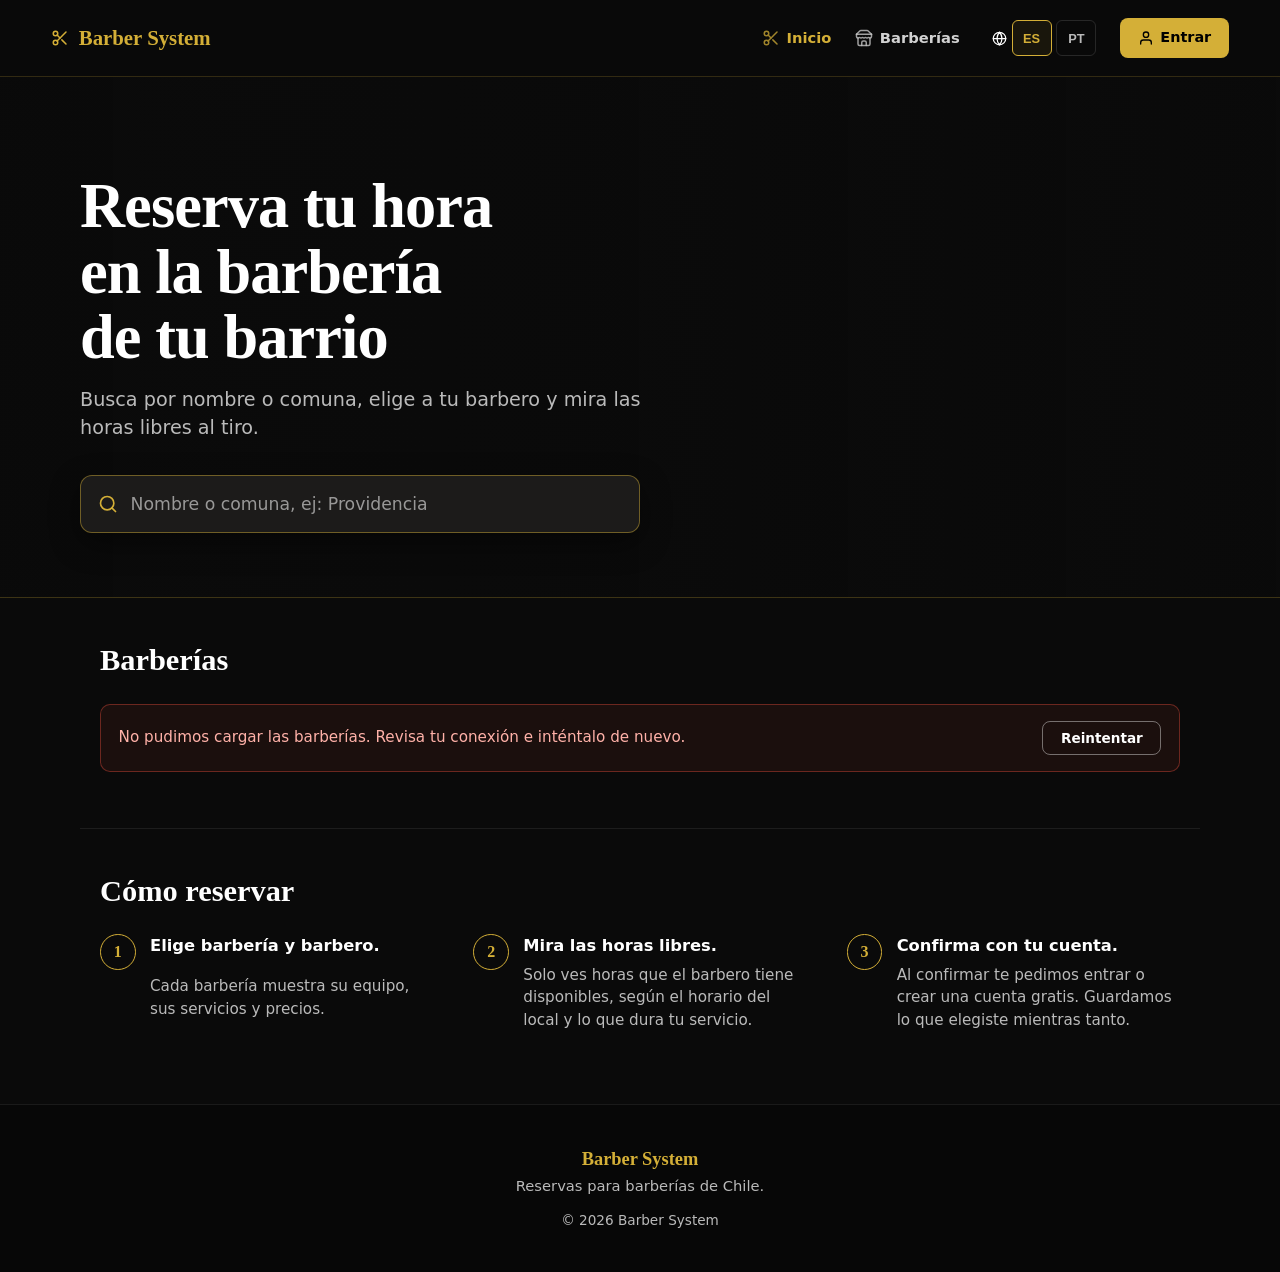
<file: frontend/index.html>
<!DOCTYPE html>
<html lang="es-CL">
<head>
    <meta charset="UTF-8">
    <meta name="viewport" content="width=device-width, initial-scale=1.0">
    <meta http-equiv="Content-Security-Policy" content="default-src 'self'; script-src 'self' 'unsafe-inline' https://cdn.jsdelivr.net; style-src 'self' 'unsafe-inline' https://fonts.googleapis.com https://cdn.jsdelivr.net; font-src https://fonts.gstatic.com; img-src 'self' https: data:; connect-src 'self' http://localhost:7070 http://127.0.0.1:7070 https:; object-src 'none'; base-uri 'self'; form-action 'self'">
    <meta name="description" content="Reserva tu hora en barberías de tu comuna. Busca por nombre o comuna, elige a tu barbero y mira las horas libres al tiro.">
    <title>Barber System — Reserva tu hora en tu barbería</title>

    <link rel="preconnect" href="https://fonts.googleapis.com">
    <link href="https://fonts.googleapis.com/css2?family=Figtree:wght@400;500;600;700&family=Young+Serif&display=swap" rel="stylesheet">
    <link rel="stylesheet" href="css/global.css">
    <link rel="stylesheet" href="css/index.css">
</head>
<body>
    <div id="navbar-root"></div>

    <main id="contenido">
        <!-- Portada: la tarea primero (buscar y reservar) -->
        <section class="portada" aria-labelledby="tituloPortada">
            <div class="portada-inner">
                <h1 id="tituloPortada">Reserva tu hora en la barbería de tu barrio</h1>
                <p class="portada-sub">Busca por nombre o comuna, elige a tu barbero y mira las horas libres al tiro.</p>

                <form class="buscador" role="search" onsubmit="return false;">
                    <label for="buscarBarberia" class="sr-only">Buscar barbería por nombre o comuna</label>
                    <svg aria-hidden="true" xmlns="http://www.w3.org/2000/svg" width="20" height="20" viewBox="0 0 24 24" fill="none" stroke="currentColor" stroke-width="2" stroke-linecap="round" stroke-linejoin="round"><circle cx="11" cy="11" r="8"/><line x1="21" y1="21" x2="16.65" y2="16.65"/></svg>
                    <input type="search" id="buscarBarberia" maxlength="100" autocomplete="off"
                           placeholder="Nombre o comuna, ej: Providencia">
                </form>
            </div>
        </section>

        <!-- Directorio de barberías -->
        <section id="barberias" class="directorio" aria-labelledby="tituloDirectorio">
            <div class="directorio-cabecera">
                <h2 id="tituloDirectorio">Barberías</h2>
                <p class="buscador-estado" id="buscadorEstado" aria-live="polite"></p>
            </div>
            <div class="barberias-grid" id="barberias-grid">
                <div class="estado-vacio">Cargando barberías…</div>
            </div>
        </section>

        <!-- Cómo funciona: explica la cuenta antes de que el cliente se la encuentre -->
        <section class="como" aria-labelledby="tituloComo">
            <h2 id="tituloComo">Cómo reservar</h2>
            <ol class="como-pasos">
                <li>
                    <strong>Elige barbería y barbero.</strong>
                    <span>Cada barbería muestra su equipo, sus servicios y precios.</span>
                </li>
                <li>
                    <strong>Mira las horas libres.</strong>
                    <span>Solo ves horas que el barbero tiene disponibles, según el horario del local y lo que dura tu servicio.</span>
                </li>
                <li>
                    <strong>Confirma con tu cuenta.</strong>
                    <span>Al confirmar te pedimos entrar o crear una cuenta gratis. Guardamos lo que elegiste mientras tanto.</span>
                </li>
            </ol>
        </section>
    </main>

    <footer class="pie">
        <p class="pie-marca">Barber System</p>
        <p>Reservas para barberías de Chile.</p>
        <p class="pie-legal">© 2026 Barber System</p>
    </footer>

    <script src="js/utils.js"></script>
    <script src="js/api.js"></script>
    <script src="js/auth.js"></script>
    <script src="js/i18n.js"></script>
    <script src="js/navbar.js"></script>
    <script src="js/pages/index.js"></script>
</body>
</html>
</file>
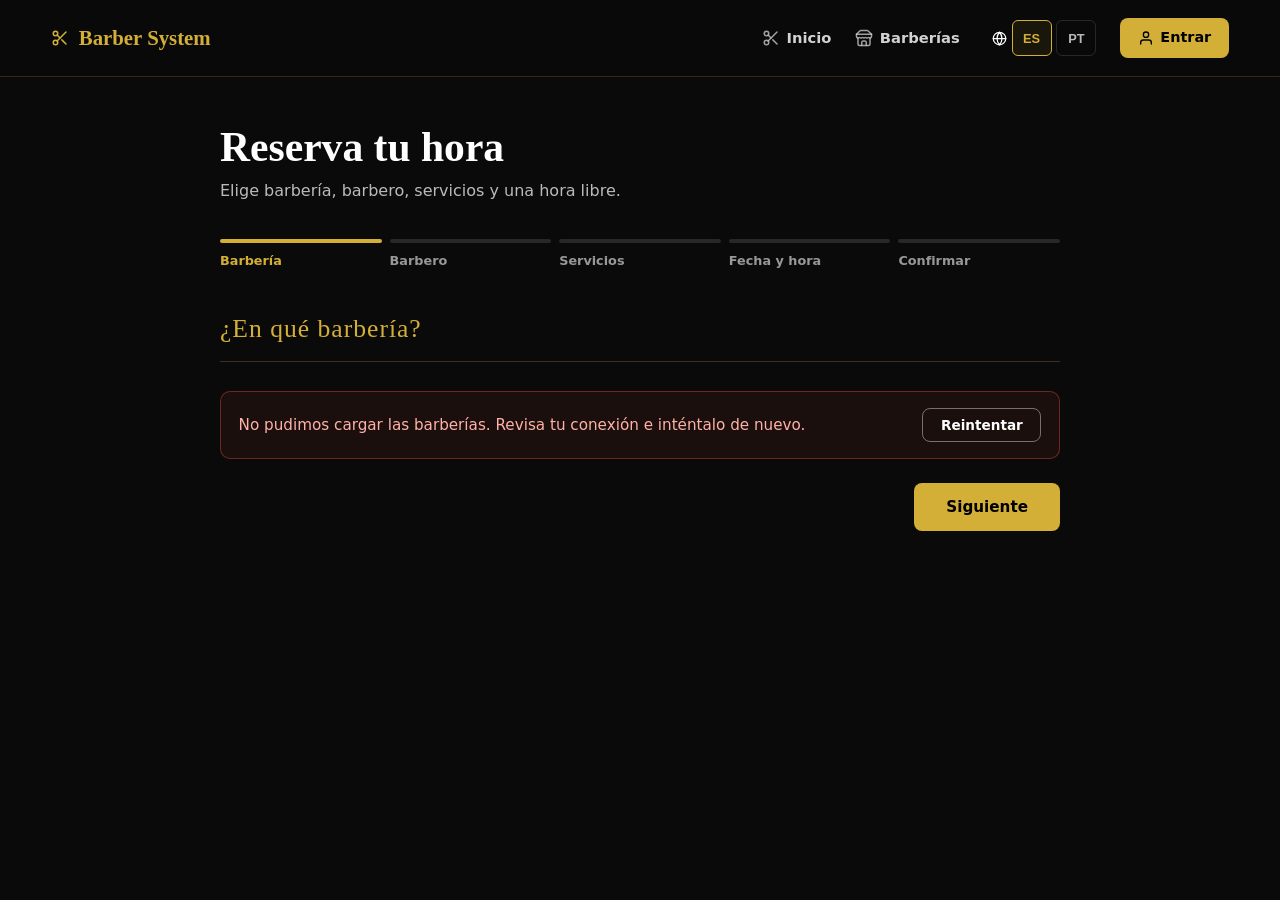
<file: frontend/reserva.html>
<!DOCTYPE html>
<html lang="es-CL">
<head>
    <meta charset="UTF-8">
    <meta name="viewport" content="width=device-width, initial-scale=1.0">
    <meta http-equiv="Content-Security-Policy" content="default-src 'self'; script-src 'self' 'unsafe-inline' https://cdn.jsdelivr.net; style-src 'self' 'unsafe-inline' https://fonts.googleapis.com https://cdn.jsdelivr.net; font-src https://fonts.gstatic.com; img-src 'self' https: data:; connect-src 'self' http://localhost:7070 http://127.0.0.1:7070 https:; object-src 'none'; base-uri 'self'; form-action 'self'">
    <meta name="description" content="Reserva tu hora en una barbería de tu comuna: elige barbero, servicios y una hora libre.">
    <title>Reservar hora — Barber System</title>
    <link rel="preconnect" href="https://fonts.googleapis.com">
    <link href="https://fonts.googleapis.com/css2?family=Figtree:wght@400;500;600;700&family=Young+Serif&display=swap" rel="stylesheet">
    <link rel="stylesheet" href="css/global.css">
    <link rel="stylesheet" href="css/reserva.css">
</head>
<body>
    <div id="navbar-root"></div>

    <main class="page-container" id="contenido">
        <header class="reserva-header">
            <h1 class="page-title">Reserva tu hora</h1>
            <p class="page-sub" id="reservaSub">Elige barbería, barbero, servicios y una hora libre.</p>
        </header>

        <!-- Indicador de pasos -->
        <ol class="steps" id="steps" aria-label="Pasos de la reserva">
            <li class="step active" id="step1"><span class="step-circle">1</span><span class="step-label">Barbería</span></li>
            <li class="step" id="step2"><span class="step-circle">2</span><span class="step-label">Barbero</span></li>
            <li class="step" id="step3"><span class="step-circle">3</span><span class="step-label">Servicios</span></li>
            <li class="step" id="step4"><span class="step-circle">4</span><span class="step-label">Fecha y hora</span></li>
            <li class="step" id="step5"><span class="step-circle">5</span><span class="step-label">Confirmar</span></li>
        </ol>
        <p class="sr-only" id="pasoAnuncio" aria-live="polite"></p>

        <!-- Panel 1: Barbería -->
        <section class="panel active" id="panel1" aria-labelledby="titulo1">
            <h2 class="section-title" id="titulo1" tabindex="-1">¿En qué barbería?</h2>
            <div class="selection-grid" id="gridBarberias" role="radiogroup" aria-labelledby="titulo1">
                <div class="estado-vacio">Cargando barberías…</div>
            </div>
            <div class="alert error" id="alertBarberia" role="alert"></div>
            <div class="nav-btns">
                <span></span>
                <button type="button" class="btn btn-primary" data-ir="2">Siguiente</button>
            </div>
        </section>

        <!-- Panel 2: Barbero -->
        <section class="panel" id="panel2" aria-labelledby="titulo2">
            <h2 class="section-title" id="titulo2" tabindex="-1">¿Con quién te atiendes?</h2>
            <div class="selection-grid" id="gridBarberos" role="radiogroup" aria-labelledby="titulo2">
                <div class="estado-vacio">Selecciona primero una barbería.</div>
            </div>
            <div class="alert error" id="alertBarbero" role="alert"></div>
            <div class="nav-btns">
                <button type="button" class="btn btn-outline" data-ir="1">Atrás</button>
                <button type="button" class="btn btn-primary" data-ir="3">Siguiente</button>
            </div>
        </section>

        <!-- Panel 3: Servicios -->
        <section class="panel" id="panel3" aria-labelledby="titulo3">
            <h2 class="section-title" id="titulo3" tabindex="-1">¿Qué te vas a hacer?</h2>
            <p class="panel-ayuda">Puedes elegir más de uno. La duración total define qué horas quedan libres.</p>
            <div class="servicios-grid" id="gridServicios" role="group" aria-labelledby="titulo3">
                <div class="estado-vacio">Cargando servicios…</div>
            </div>
            <p class="servicios-total" id="serviciosTotal" aria-live="polite"></p>
            <div class="alert error" id="alertServicios" role="alert"></div>
            <div class="nav-btns">
                <button type="button" class="btn btn-outline" data-ir="2">Atrás</button>
                <button type="button" class="btn btn-primary" data-ir="4">Siguiente</button>
            </div>
        </section>

        <!-- Panel 4: Fecha y hora -->
        <section class="panel" id="panel4" aria-labelledby="titulo4">
            <h2 class="section-title" id="titulo4" tabindex="-1">¿Cuándo?</h2>
            <div class="form-group fecha-group">
                <label for="fechaCita">Fecha</label>
                <input type="date" id="fechaCita">
            </div>
            <div class="horas-box" id="horasBox" aria-live="polite">
                <div class="estado-vacio">Elige una fecha para ver las horas libres.</div>
            </div>
            <div class="form-group">
                <label for="notasCita">Notas para el barbero (opcional)</label>
                <textarea id="notasCita" rows="3" maxlength="500" placeholder="Ej: fade bajo y perfilado de barba"></textarea>
            </div>
            <div class="alert error" id="alertFecha" role="alert"></div>
            <div class="nav-btns">
                <button type="button" class="btn btn-outline" data-ir="3">Atrás</button>
                <button type="button" class="btn btn-primary" data-ir="5">Ver resumen</button>
            </div>
        </section>

        <!-- Panel 5: Confirmar -->
        <section class="panel" id="panel5" aria-labelledby="titulo5">
            <h2 class="section-title" id="titulo5" tabindex="-1">Revisa y confirma</h2>
            <dl class="resumen-card" id="resumen"></dl>
            <p class="panel-ayuda" id="avisoSesion" hidden>Para confirmar necesitas una cuenta. Guardamos lo que elegiste y volverás aquí después de entrar.</p>
            <div class="alert error" id="alertConfirmar" role="alert"></div>
            <div class="nav-btns">
                <button type="button" class="btn btn-outline" data-ir="4">Atrás</button>
                <button type="button" class="btn btn-primary" id="btnConfirmar">Confirmar cita</button>
            </div>
        </section>

        <!-- Panel Éxito -->
        <section class="panel" id="panelExito" aria-labelledby="tituloExito">
            <div class="success-panel">
                <div class="success-icon" aria-hidden="true">
                    <svg xmlns="http://www.w3.org/2000/svg" width="34" height="34" viewBox="0 0 24 24" fill="none" stroke="currentColor" stroke-width="2.5" stroke-linecap="round" stroke-linejoin="round"><polyline points="20 6 9 17 4 12"/></svg>
                </div>
                <h2 id="tituloExito" tabindex="-1">¡Listo, tu hora quedó reservada!</h2>
                <p id="exitoDetalle">El barbero ya la ve en su agenda.</p>
                <div class="success-acciones">
                    <a href="pages/mis-citas.html" class="btn btn-primary">Ver mis citas</a>
                    <a href="index.html" class="btn btn-outline">Volver al inicio</a>
                </div>
            </div>
        </section>
    </main>

    <script src="js/utils.js"></script>
    <script src="js/api.js"></script>
    <script src="js/auth.js"></script>
    <script src="js/i18n.js"></script>
    <script src="js/navbar.js"></script>
    <script src="js/pages/reserva.js"></script>
</body>
</html>
</file>
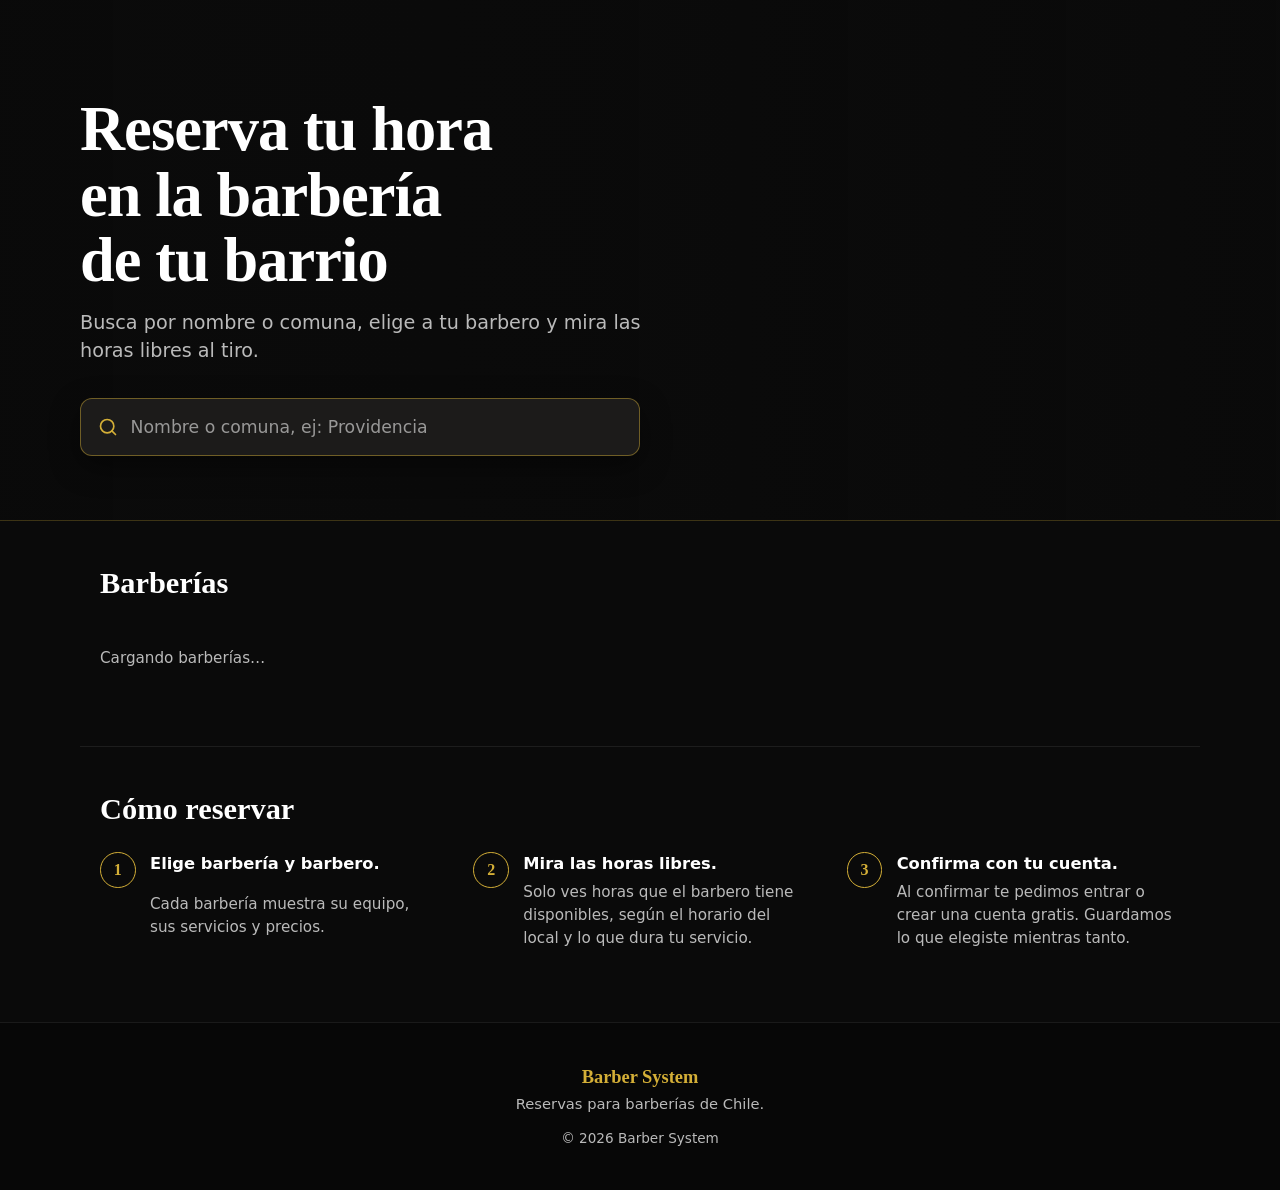
<file: frontend/pages/barberia.html>
<!DOCTYPE html>
<html lang="es-CL">
<head>
    <meta charset="UTF-8">
    <meta name="viewport" content="width=device-width, initial-scale=1.0">
    <meta http-equiv="Content-Security-Policy" content="default-src 'self'; script-src 'self' 'unsafe-inline' https://cdn.jsdelivr.net; style-src 'self' 'unsafe-inline' https://fonts.googleapis.com https://cdn.jsdelivr.net; font-src https://fonts.gstatic.com; img-src 'self' https: data:; connect-src 'self' http://localhost:7070 http://127.0.0.1:7070 https:; object-src 'none'; base-uri 'self'; form-action 'self'">
    <title>Barbería — Barber System</title>
    <meta name="description" content="Perfil de barbería: agenda una cita o compra productos directamente aquí.">
    <link href="https://fonts.googleapis.com/css2?family=Figtree:wght@400;500;600;700&family=Young+Serif&display=swap" rel="stylesheet">
    <link rel="stylesheet" href="../css/global.css">
    <link rel="stylesheet" href="../css/pages/barberia.css">
</head>
<body>
<div id="navbar-root"></div>

<div id="contenidoHero">
    <div class="loader">Cargando barbería…</div>
</div>

<main class="main" id="contenidoMain" hidden>
    <!-- Navegación interna entre secciones (scroll horizontal en móvil) -->
    <nav class="secciones-nav" aria-label="Secciones de la barbería" id="seccionesNav">
        <a href="#secBarberos">Barberos</a>
        <a href="#secServicios">Servicios</a>
        <a href="#secProductos">Productos</a>
        <a href="#secSuscripciones" id="navSuscripciones" hidden>Suscripciones</a>
        <a href="#secOpiniones">Opiniones</a>
    </nav>

    <section id="secBarberos" aria-labelledby="tituloBarberos">
        <h2 class="section-titulo" id="tituloBarberos">Elige a tu barbero</h2>
        <div class="barberos-grid" id="gridBarberos"></div>
    </section>

    <section id="secServicios" aria-labelledby="tituloServicios">
        <h2 class="section-titulo" id="tituloServicios">Servicios y precios</h2>
        <div class="servicios-grid" id="gridServicios"></div>
    </section>

    <section id="secProductos" aria-labelledby="tituloProductos">
        <div class="section-header">
            <h2 class="section-titulo" id="tituloProductos">Productos</h2>
            <a class="link-ver-todo" id="linkTienda" href="#">Ver tienda completa →</a>
        </div>
        <div class="productos-grid" id="gridProductos"></div>
    </section>

    <!-- Solo visible si la barbería habilitó las suscripciones y tiene planes activos -->
    <section id="secSuscripciones" aria-labelledby="tituloSuscripciones" hidden>
        <h2 class="section-titulo" id="tituloSuscripciones">Planes de suscripción</h2>
        <div class="subs-grid" id="gridSuscripciones"></div>
    </section>

    <section id="secOpiniones" aria-labelledby="tituloOpiniones">
        <h2 class="section-titulo" id="tituloOpiniones">Opiniones</h2>
        <div class="calificaciones-list" id="listaCalificaciones"></div>
    </section>
</main>

<script src="../js/utils.js"></script>
<script src="../js/api.js"></script>
<script src="../js/auth.js"></script>
<script src="../js/i18n.js"></script>
<script src="../js/navbar.js"></script>
<script src="../js/pages/barberia.js"></script>
</body>
</html>
</file>
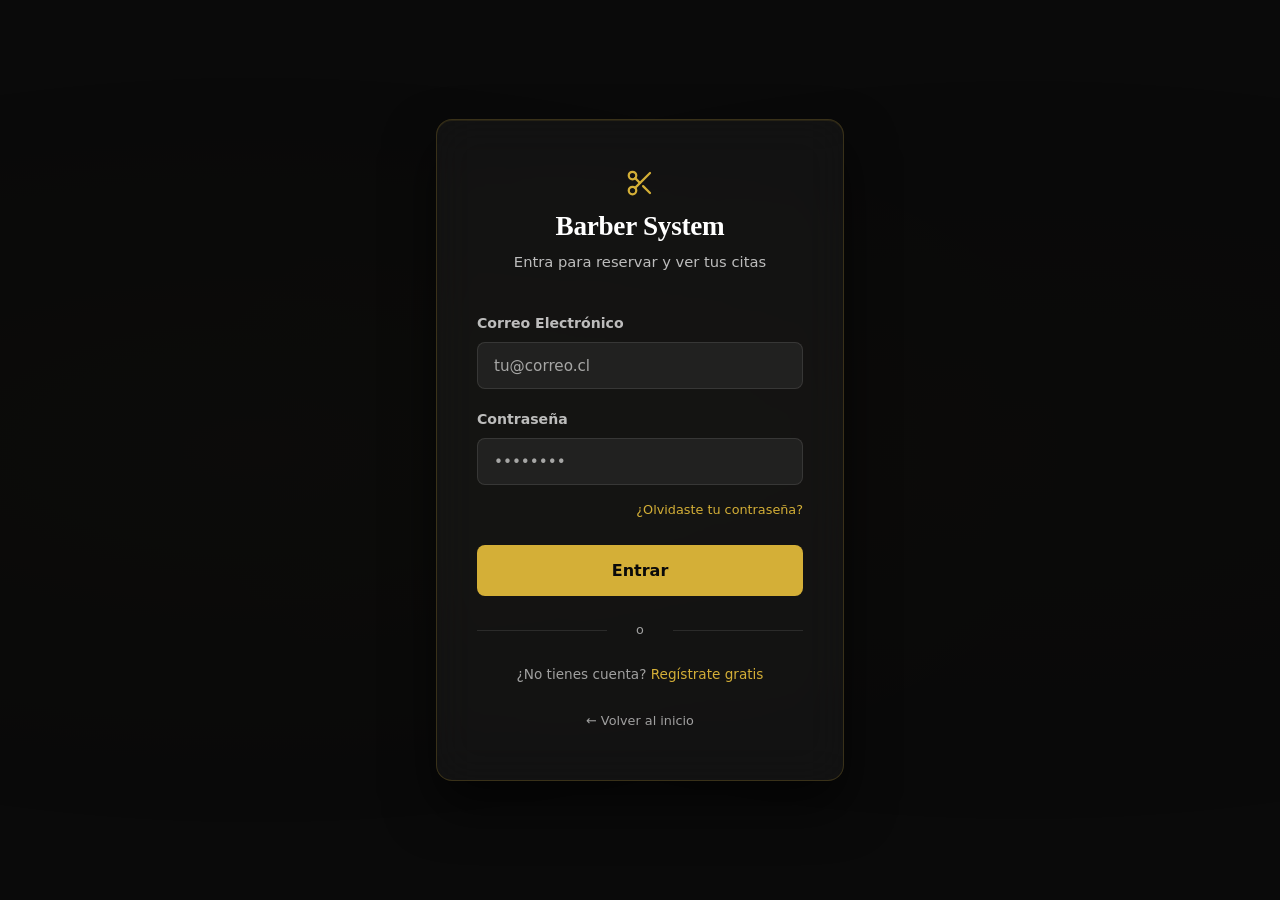
<file: frontend/pages/login.html>
<!DOCTYPE html>
<html lang="es-CL">
<head>
    <meta charset="UTF-8">
    <meta name="viewport" content="width=device-width, initial-scale=1.0">
    <meta http-equiv="Content-Security-Policy" content="default-src 'self'; script-src 'self' 'unsafe-inline' https://cdn.jsdelivr.net; style-src 'self' 'unsafe-inline' https://fonts.googleapis.com https://cdn.jsdelivr.net; font-src https://fonts.gstatic.com; img-src 'self' https: data:; connect-src 'self' http://localhost:7070 http://127.0.0.1:7070 https:; object-src 'none'; base-uri 'self'; form-action 'self'">
    <meta name="description" content="Barbería System — Inicia sesión para gestionar tus citas y acceder a tu cuenta.">
    <title>Barbería System — Iniciar Sesión</title>

    <!-- Fuentes premium de Google Fonts -->
    <link rel="preconnect" href="https://fonts.googleapis.com">
    <link href="https://fonts.googleapis.com/css2?family=Figtree:wght@400;500;600;700&family=Young+Serif&display=swap" rel="stylesheet">

    <!--
        CSS Externos separados por responsabilidad:
        1. global.css  → Variables, reset, botones, navbar (compartido por toda la app)
        2. login.css   → Estilos específicos de las páginas de autenticación
    -->
    <link rel="stylesheet" href="../css/global.css">
    <link rel="stylesheet" href="../css/pages/login.css">
</head>
<body>
    <div class="login-container">
        <div class="login-card">
            <div class="brand">
                <div class="brand-icon"><svg xmlns="http://www.w3.org/2000/svg" width="30" height="30" viewBox="0 0 24 24" fill="none" stroke="currentColor" stroke-width="1.8" stroke-linecap="round" stroke-linejoin="round" aria-hidden="true"><circle cx="6" cy="6" r="3"/><circle cx="6" cy="18" r="3"/><line x1="20" y1="4" x2="8.12" y2="15.88"/><line x1="14.47" y1="14.48" x2="20" y2="20"/><line x1="8.12" y1="8.12" x2="12" y2="12"/></svg></div>
                <h1>Barber System</h1>
                <p id="loginSub">Entra para reservar y ver tus citas</p>
            </div>

            <div class="alert error" id="alertaError" role="alert" aria-live="polite"></div>

            <form id="formLogin" novalidate>
                <div class="form-group">
                    <label for="email">Correo Electrónico</label>
                    <input type="email" id="email" placeholder="tu@correo.cl"
                           autocomplete="email" required>
                </div>

                <div class="form-group">
                    <label for="password">Contraseña</label>
                    <input type="password" id="password" placeholder="••••••••"
                           autocomplete="current-password" required>
                </div>

                <div class="forgot-link">
                    <a href="recuperar.html" id="linkRecuperar">¿Olvidaste tu contraseña?</a>
                </div>

                <button type="submit" class="btn-login" id="btnLogin">
                    Entrar
                </button>
            </form>

            <div class="divider">o</div>

            <div class="register-link">
                ¿No tienes cuenta?
                <a href="registro.html">Regístrate gratis</a>
            </div>

            <div class="back-link">
                <a href="../index.html">← Volver al inicio</a>
            </div>
        </div>
    </div>

    <script src="../js/api.js"></script>
    <script src="../js/auth.js"></script>
    <script src="../js/pages/login.js"></script>
</body>
</html>
</file>
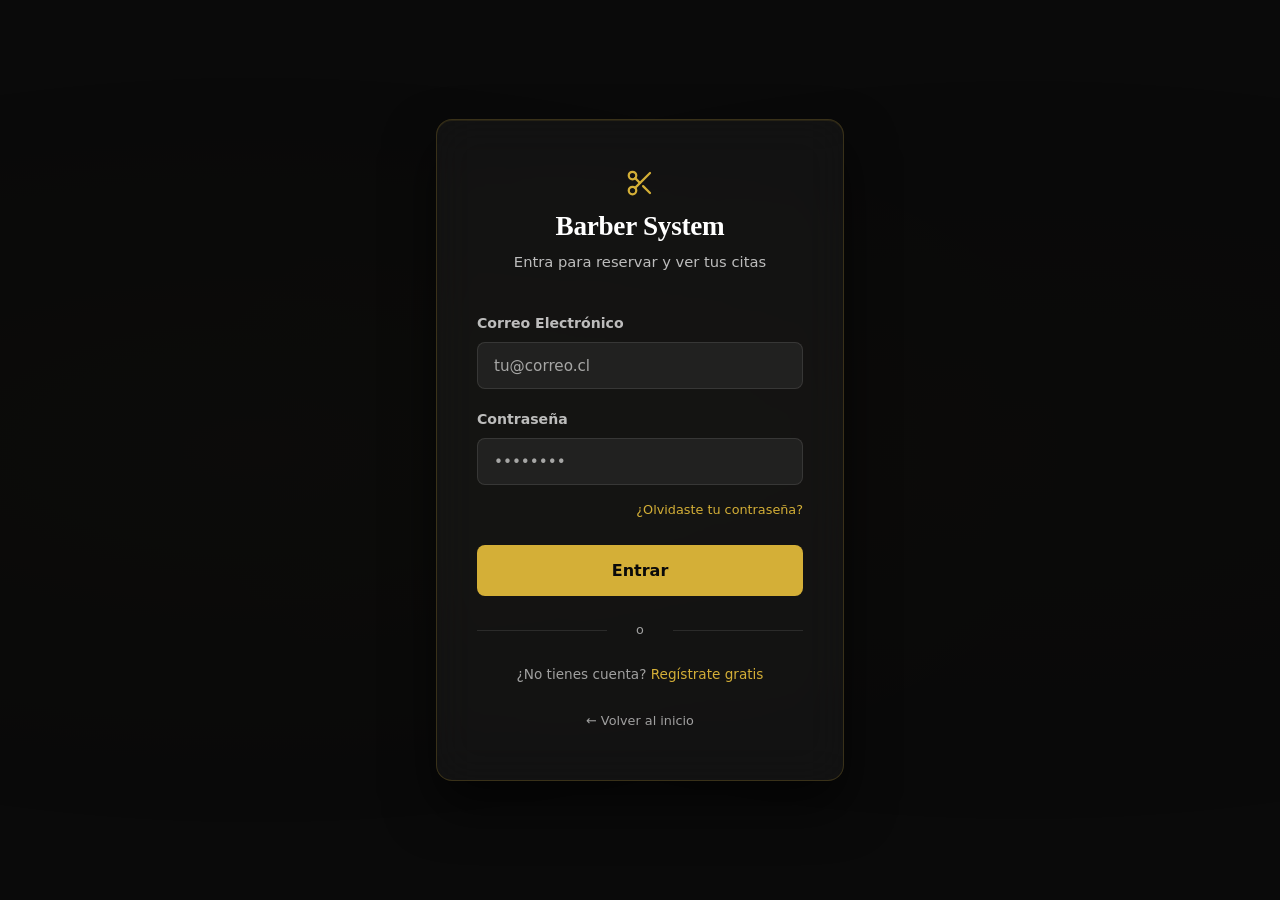
<file: frontend/pages/mis-citas.html>
<!DOCTYPE html>
<html lang="es-CL">
<head>
    <meta charset="UTF-8">
    <meta name="viewport" content="width=device-width, initial-scale=1.0">
    <meta http-equiv="Content-Security-Policy" content="default-src 'self'; script-src 'self' 'unsafe-inline' https://cdn.jsdelivr.net; style-src 'self' 'unsafe-inline' https://fonts.googleapis.com https://cdn.jsdelivr.net; font-src https://fonts.gstatic.com; img-src 'self' https: data:; connect-src 'self' http://localhost:7070 http://127.0.0.1:7070 https:; object-src 'none'; base-uri 'self'; form-action 'self'">
    <title>Mis Citas — Barbería System</title>
    <link href="https://fonts.googleapis.com/css2?family=Figtree:wght@400;500;600;700&family=Young+Serif&display=swap" rel="stylesheet">
    <link rel="stylesheet" href="../css/global.css">
    <link rel="stylesheet" href="../css/pages/mis-citas.css">
</head>
<body>

    <div id="navbar-root"></div>

    <main class="citas-main">
        <header class="citas-header">
            <h1 class="citas-titulo">Mis Citas Agendadas</h1>
            <p class="citas-sub">Revisa el estado de tus turnos, agenda de servicios y califica a tus barberos.</p>
        </header>

        <div class="tabs-container">
            <button class="tab active" onclick="cambiarTab('proximas', this)">Próximas Citas</button>
            <button class="tab" onclick="cambiarTab('historial', this)">Historial Completo</button>
        </div>

        <div class="citas-list" id="citasContenedor">
            <div class="empty-state">Cargando tus citas agendadas...</div>
        </div>
    </main>

    <!-- Modal Calificación -->
    <div class="modal-overlay" id="modalCalificacion">
        <div class="modal-box">
            <h2>Calificar Atención</h2>
            
            <p style="font-size:0.85rem; color:var(--text-secondary); margin-bottom:0.4rem;">Calificación a la Barbería:</p>
            <div class="stars">
                <input type="radio" name="starBarberia" id="b5" value="5"><label for="b5">★</label>
                <input type="radio" name="starBarberia" id="b4" value="4"><label for="b4">★</label>
                <input type="radio" name="starBarberia" id="b3" value="3"><label for="b3">★</label>
                <input type="radio" name="starBarberia" id="b2" value="2"><label for="b2">★</label>
                <input type="radio" name="starBarberia" id="b1" value="1"><label for="b1">★</label>
            </div>

            <p style="font-size:0.85rem; color:var(--text-secondary); margin-bottom:0.4rem;">Calificación al Barbero:</p>
            <div class="stars">
                <input type="radio" name="starBarbero" id="e5" value="5"><label for="e5">★</label>
                <input type="radio" name="starBarbero" id="e4" value="4"><label for="e4">★</label>
                <input type="radio" name="starBarbero" id="e3" value="3"><label for="e3">★</label>
                <input type="radio" name="starBarbero" id="e2" value="2"><label for="e2">★</label>
                <input type="radio" name="starBarbero" id="e1" value="1"><label for="e1">★</label>
            </div>

            <textarea id="calComentario" class="form-control" rows="3" placeholder="Deja un comentario sobre tu experiencia (opcional)"></textarea>

            <div id="calError" style="color:#E74C3C; font-size:0.8rem; margin-bottom:1rem;"></div>

            <div class="modal-btns">
                <button class="btn-outline" onclick="cerrarModal()">Cancelar</button>
                <button class="btn-primary" onclick="enviarCalificacion()">Enviar Calificación</button>
            </div>
        </div>
    </div>

    <script src="../js/utils.js"></script>
    <script src="../js/api.js"></script>
    <script src="../js/auth.js"></script>
    <script src="../js/i18n.js"></script>
    <script src="../js/navbar.js"></script>
    <script src="../js/pages/mis-citas.js"></script>
</body>
</html>
</file>
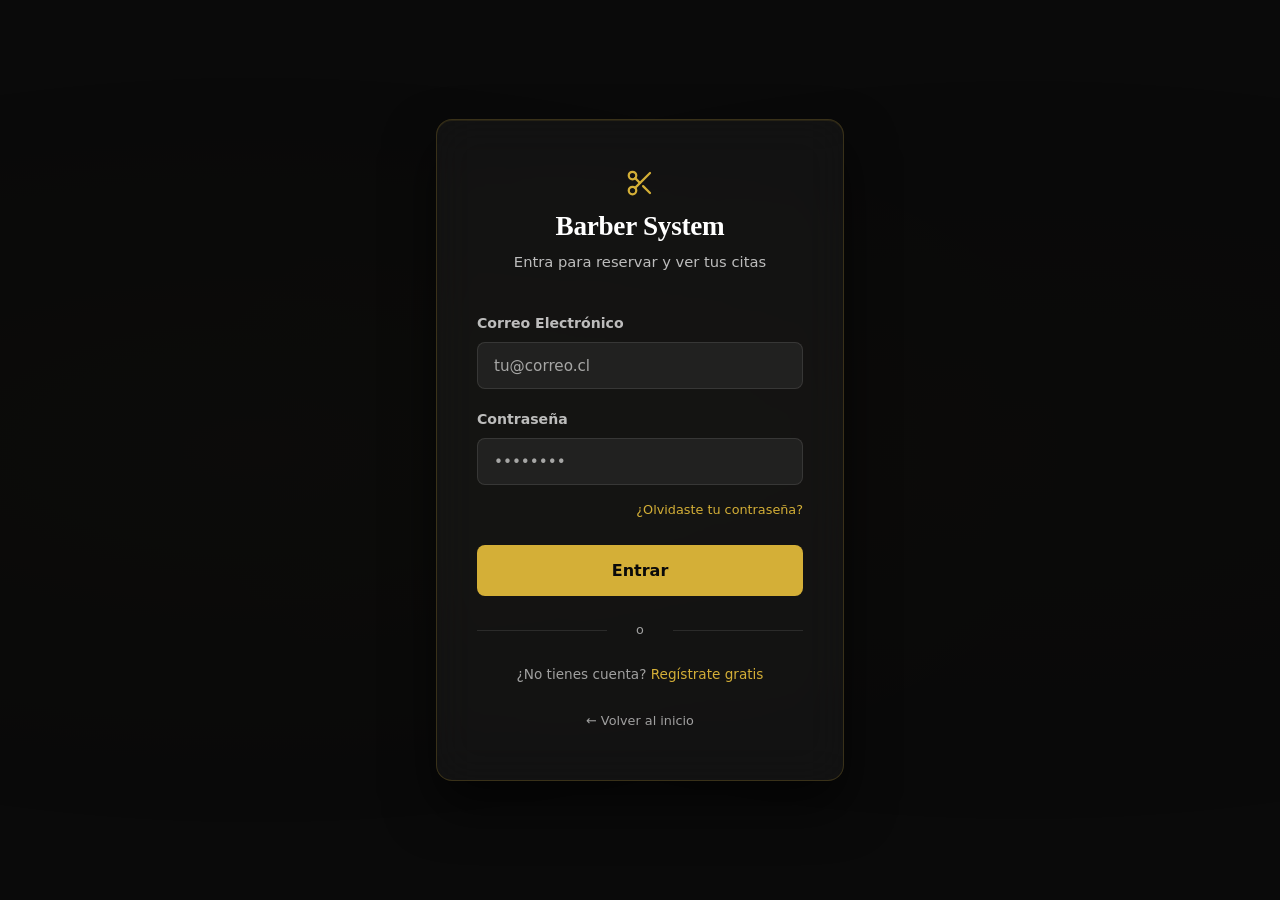
<file: frontend/pages/perfil.html>
<!DOCTYPE html>
<html lang="es">
<head>
    <meta charset="UTF-8">
    <meta name="viewport" content="width=device-width, initial-scale=1.0">
    <meta http-equiv="Content-Security-Policy" content="default-src 'self'; script-src 'self' 'unsafe-inline' https://cdn.jsdelivr.net; style-src 'self' 'unsafe-inline' https://fonts.googleapis.com https://cdn.jsdelivr.net; font-src https://fonts.gstatic.com; img-src 'self' https: data:; connect-src 'self' http://localhost:7070 http://127.0.0.1:7070 https:; object-src 'none'; base-uri 'self'; form-action 'self'">
    <title>Mi Perfil — Barber System</title>
    <link href="https://fonts.googleapis.com/css2?family=Figtree:wght@400;500;600;700&family=Young+Serif&display=swap" rel="stylesheet">
    <link rel="stylesheet" href="../css/global.css">
    <link rel="stylesheet" href="../css/pages/perfil.css">
</head>
<body>
<div id="navbar-root"></div>

<main class="perfil-main">
    <div id="msgBox" class="msg-alert"></div>

    <div class="perfil-header">
        <div class="perfil-avatar-wrap" id="avatarContainer">
            <div class="perfil-avatar-inicial" id="avatarInicial">U</div>
        </div>
        <div class="perfil-info">
            <div class="perfil-nombre" id="perfilNombre">Cargando...</div>
            <div class="perfil-email" id="perfilEmail"></div>
            <div class="perfil-badges">
                <span class="badge badge-rol" id="perfilRol">CLIENTE</span>
                <span class="badge badge-puntos" id="perfilPuntos" style="display:none;">0 pts fidelidad</span>
            </div>
        </div>
    </div>

    <!-- Formulario de Edición -->
    <div class="perfil-card">
        <div class="perfil-card-titulo">
            <svg xmlns="http://www.w3.org/2000/svg" width="18" height="18" viewBox="0 0 24 24" fill="none" stroke="currentColor" stroke-width="2" stroke-linecap="round" stroke-linejoin="round"><path d="M20 21v-2a4 4 0 0 0-4-4H8a4 4 0 0 0-4 4v2"/><circle cx="12" cy="7" r="4"/></svg>
            Información Personal
        </div>
        <div class="form-grid">
            <div class="form-group">
                <label class="form-label">Nombre</label>
                <input type="text" id="fNombre" class="form-input">
            </div>
            <div class="form-group">
                <label class="form-label">Apellido</label>
                <input type="text" id="fApellido" class="form-input">
            </div>
            <div class="form-group">
                <label class="form-label">Correo Electrónico</label>
                <input type="email" id="fEmail" class="form-input" disabled>
            </div>
            <div class="form-group">
                <label class="form-label">Teléfono</label>
                <input type="tel" id="fTelefono" class="form-input" placeholder="+569...">
            </div>
            <div class="form-group full">
                <label class="form-label">URL Foto de Perfil</label>
                <input type="url" id="fFotoUrl" class="form-input" placeholder="https://ejemplo.com/mifoto.jpg">
                <div class="foto-preview-wrap">
                    <img id="fotoPreview" class="foto-preview" alt="preview">
                    <span style="font-size:0.75rem; color:var(--text3);">Vista previa de imagen</span>
                </div>
            </div>
            <div class="form-group">
                <label class="form-label">Idioma Preferido</label>
                <select id="fIdioma" class="form-input">
                    <option value="es">Español (ES)</option>
                    <option value="pt-BR">Português (BR)</option>
                </select>
            </div>
        </div>

        <button class="btn-guardar" id="btnGuardar" onclick="guardarPerfil()">
            <svg xmlns="http://www.w3.org/2000/svg" width="16" height="16" viewBox="0 0 24 24" fill="none" stroke="currentColor" stroke-width="2" stroke-linecap="round" stroke-linejoin="round"><path d="M19 21H5a2 2 0 0 1-2-2V5a2 2 0 0 1 2-2h11l5 5v11a2 2 0 0 1-2 2z"/><polyline points="17 21 17 13 7 13 7 21"/><polyline points="7 3 7 8 15 8"/></svg>
            Guardar Cambios
        </button>
    </div>


    <!-- Zona de peligro: eliminar cuenta (solo clientes) -->
    <div class="perfil-card zona-peligro" id="zonaPeligro" hidden>
        <div class="perfil-card-titulo peligro-titulo">
            <svg aria-hidden="true" xmlns="http://www.w3.org/2000/svg" width="18" height="18" viewBox="0 0 24 24" fill="none" stroke="currentColor" stroke-width="2" stroke-linecap="round" stroke-linejoin="round"><polyline points="3 6 5 6 21 6"/><path d="M19 6l-1 14a2 2 0 0 1-2 2H8a2 2 0 0 1-2-2L5 6"/><path d="M10 11v6"/><path d="M14 11v6"/><path d="M9 6V4a1 1 0 0 1 1-1h4a1 1 0 0 1 1 1v2"/></svg>
            Eliminar mi cuenta
        </div>
        <p class="peligro-texto">
            Se cancelarán tus citas futuras, se vaciará tu carrito y se borrarán tus datos personales.
            Esta acción no se puede deshacer.
        </p>
        <form id="formEliminarCuenta" class="peligro-form" autocomplete="off">
            <label class="form-label" for="fPasswordEliminar">Confirma con tu contraseña</label>
            <input type="password" id="fPasswordEliminar" class="form-input" autocomplete="current-password" required maxlength="72">
            <label class="peligro-check">
                <input type="checkbox" id="fConfirmarEliminar" required>
                Entiendo que mi cuenta se eliminará de forma permanente.
            </label>
            <button type="submit" class="btn-eliminar" id="btnEliminarCuenta">Eliminar cuenta</button>
        </form>
    </div>
</main>

<script src="../js/utils.js"></script>
<script src="../js/api.js"></script>
<script src="../js/auth.js"></script>
<script src="../js/i18n.js"></script>
<script src="../js/navbar.js"></script>
<script src="../js/pages/perfil.js"></script>
</body>
</html>
</file>
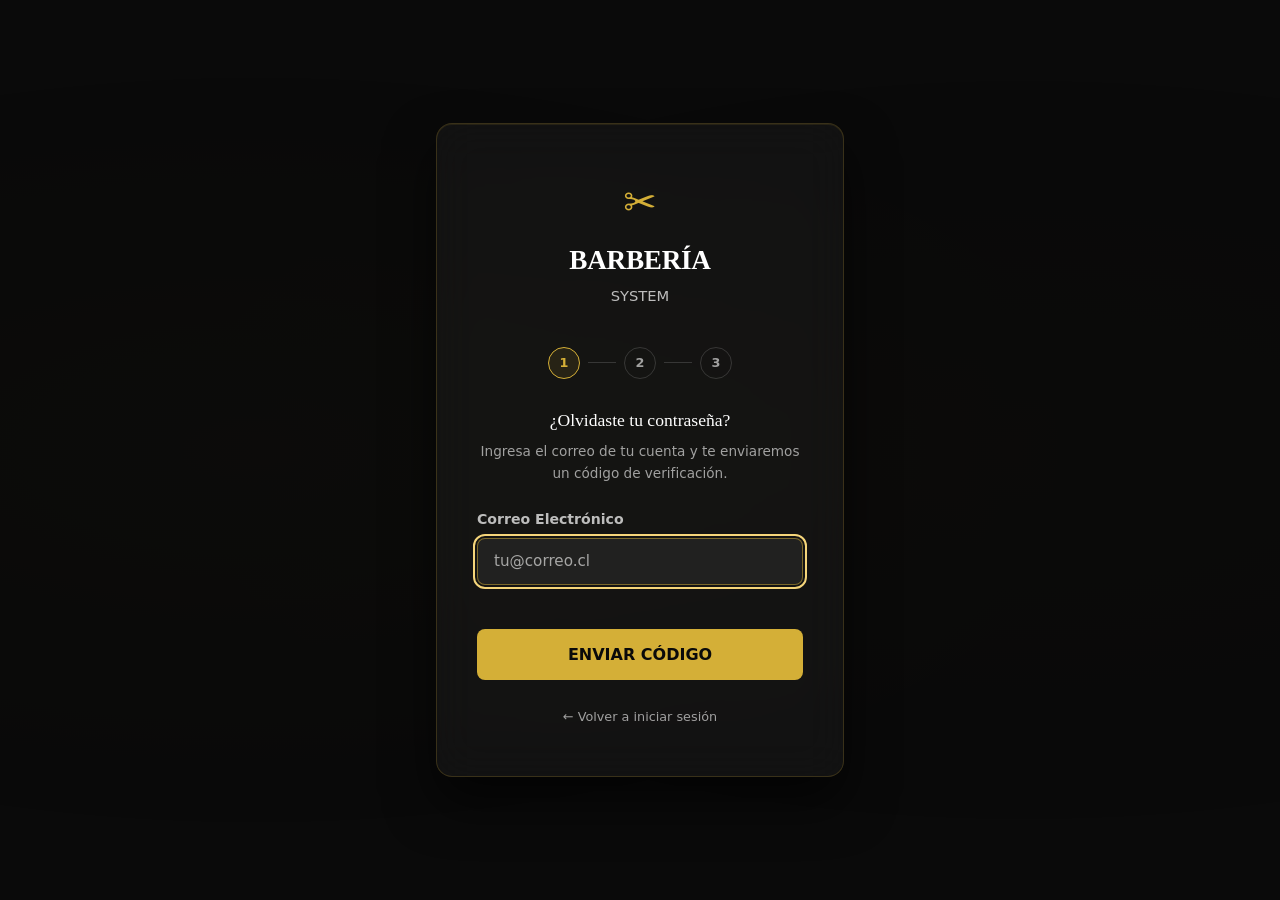
<file: frontend/pages/recuperar.html>
<!DOCTYPE html>
<html lang="es-CL">
<head>
    <meta charset="UTF-8">
    <meta name="viewport" content="width=device-width, initial-scale=1.0">
    <meta http-equiv="Content-Security-Policy" content="default-src 'self'; script-src 'self' 'unsafe-inline' https://cdn.jsdelivr.net; style-src 'self' 'unsafe-inline' https://fonts.googleapis.com https://cdn.jsdelivr.net; font-src https://fonts.gstatic.com; img-src 'self' https: data:; connect-src 'self' http://localhost:7070 http://127.0.0.1:7070 https:; object-src 'none'; base-uri 'self'; form-action 'self'">
    <meta name="description" content="Recupera el acceso a tu cuenta de Barber System con un código enviado a tu correo.">
    <title>Recuperar Contraseña — Barber System</title>
    <link rel="preconnect" href="https://fonts.googleapis.com">
    <link href="https://fonts.googleapis.com/css2?family=Figtree:wght@400;500;600;700&family=Young+Serif&display=swap" rel="stylesheet">
    <link rel="stylesheet" href="../css/global.css">
    <link rel="stylesheet" href="../css/pages/login.css">
</head>
<body>
    <div class="login-container">
        <main class="login-card">
            <div class="brand">
                <div class="brand-icon" aria-hidden="true">✂️</div>
                <h1>BARBERÍA</h1>
                <p>SYSTEM</p>
            </div>

            <div class="pasos" aria-hidden="true">
                <span class="paso activo" id="indPaso1">1</span><span class="paso-linea"></span>
                <span class="paso" id="indPaso2">2</span><span class="paso-linea"></span>
                <span class="paso" id="indPaso3">3</span>
            </div>

            <div class="alert" id="alerta" role="alert" aria-live="assertive"></div>

            <!-- Paso 1: correo -->
            <form id="formEmail" novalidate>
                <h2 class="paso-titulo">¿Olvidaste tu contraseña?</h2>
                <p class="paso-texto">Ingresa el correo de tu cuenta y te enviaremos un código de verificación.</p>
                <div class="form-group">
                    <label for="email">Correo Electrónico</label>
                    <input type="email" id="email" placeholder="tu@correo.cl" autocomplete="email" maxlength="150" required>
                </div>
                <button type="submit" class="btn-login" id="btnEnviar">ENVIAR CÓDIGO</button>
            </form>

            <!-- Paso 2: código -->
            <form id="formCodigo" novalidate hidden>
                <h2 class="paso-titulo">Revisa tu correo</h2>
                <p class="paso-texto" id="textoCodigo"></p>
                <div class="form-group">
                    <label for="codigo">Código de 6 dígitos</label>
                    <input type="text" id="codigo" class="input-codigo" inputmode="numeric" pattern="\d{6}"
                           maxlength="6" autocomplete="one-time-code" placeholder="000000" required>
                </div>
                <button type="submit" class="btn-login" id="btnVerificar">VERIFICAR CÓDIGO</button>
                <div class="acciones-secundarias">
                    <button type="button" class="btn-link" id="btnCambiarEmail">Cambiar correo</button>
                    <button type="button" class="btn-link" id="btnReenviar">Reenviar código</button>
                </div>
            </form>

            <!-- Paso 3: nueva contraseña -->
            <form id="formPassword" novalidate hidden>
                <h2 class="paso-titulo">Crea una nueva contraseña</h2>
                <p class="paso-texto">Debe tener entre 8 y 72 caracteres.</p>
                <div class="form-group">
                    <label for="password">Nueva contraseña</label>
                    <input type="password" id="password" autocomplete="new-password" minlength="8" maxlength="72" required>
                    <div class="password-strength"><div class="strength-bar" id="barraFuerza"></div></div>
                </div>
                <div class="form-group">
                    <label for="password2">Repite la contraseña</label>
                    <input type="password" id="password2" autocomplete="new-password" minlength="8" maxlength="72" required>
                </div>
                <button type="submit" class="btn-login" id="btnGuardar">GUARDAR CONTRASEÑA</button>
            </form>

            <div class="back-link">
                <a href="login.html">← Volver a iniciar sesión</a>
            </div>
        </main>
    </div>

    <script src="../js/utils.js"></script>
    <script src="../js/api.js"></script>
    <script src="../js/auth.js"></script>
    <script src="../js/pages/recuperar.js"></script>
</body>
</html>
</file>
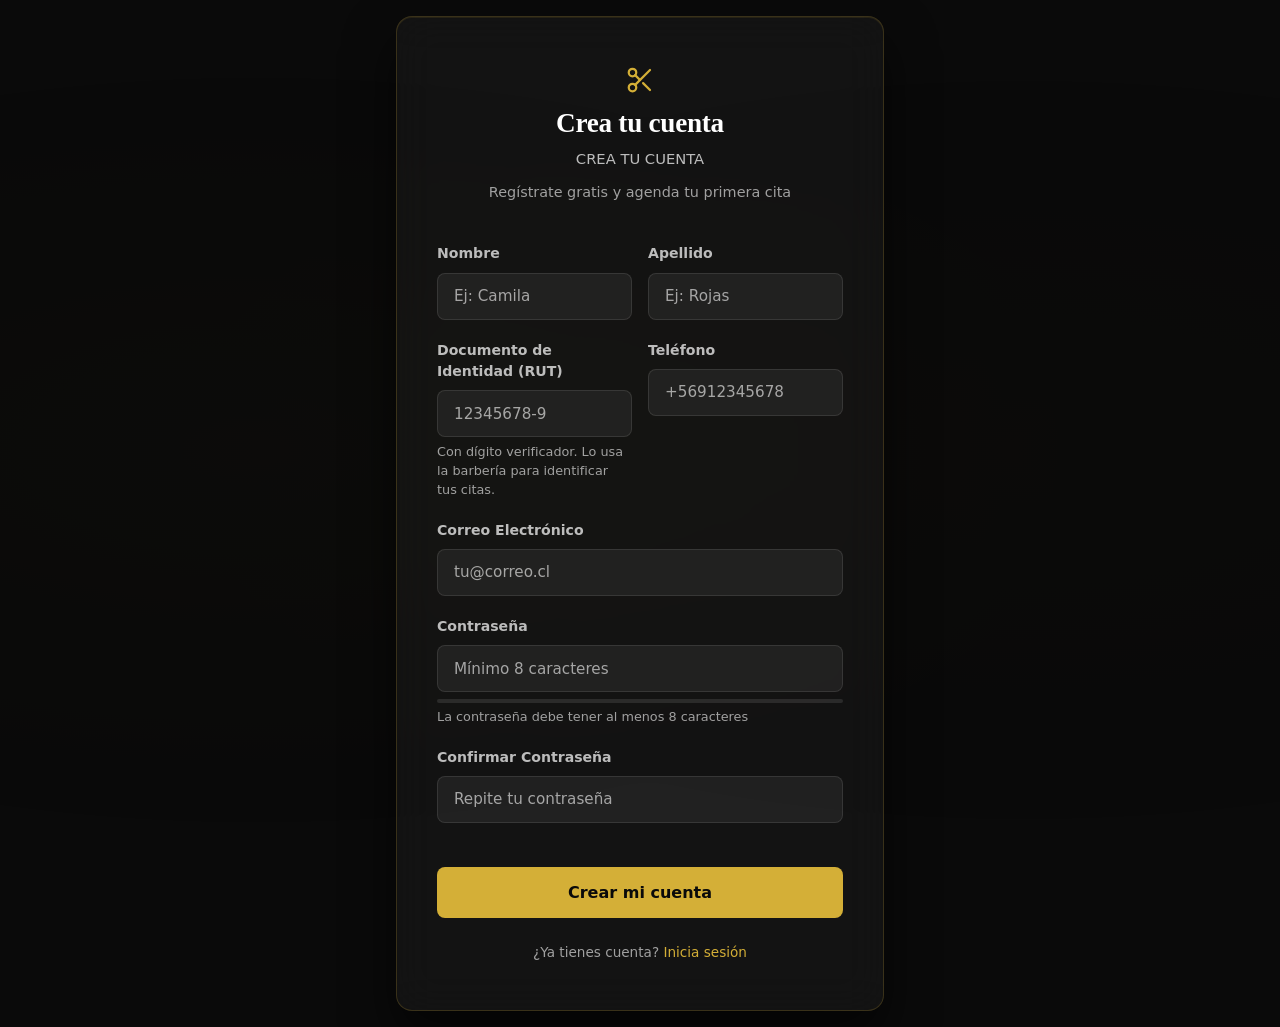
<file: frontend/pages/registro.html>
<!DOCTYPE html>
<html lang="es-CL">
<head>
    <meta charset="UTF-8">
    <meta name="viewport" content="width=device-width, initial-scale=1.0">
    <meta http-equiv="Content-Security-Policy" content="default-src 'self'; script-src 'self' 'unsafe-inline' https://cdn.jsdelivr.net; style-src 'self' 'unsafe-inline' https://fonts.googleapis.com https://cdn.jsdelivr.net; font-src https://fonts.gstatic.com; img-src 'self' https: data:; connect-src 'self' http://localhost:7070 http://127.0.0.1:7070 https:; object-src 'none'; base-uri 'self'; form-action 'self'">
    <meta name="description" content="Barbería System — Crea tu cuenta y comienza a agendar citas en tu barbería favorita.">
    <title>Barbería System — Crear Cuenta</title>
    <link href="https://fonts.googleapis.com/css2?family=Figtree:wght@400;500;600;700&family=Young+Serif&display=swap" rel="stylesheet">
    <link rel="stylesheet" href="../css/global.css">
    <link rel="stylesheet" href="../css/pages/login.css">
</head>
<body>
    <div class="registro-container">
        <div class="registro-card">
            <div class="brand">
                <div class="brand-icon"><svg xmlns="http://www.w3.org/2000/svg" width="30" height="30" viewBox="0 0 24 24" fill="none" stroke="currentColor" stroke-width="1.8" stroke-linecap="round" stroke-linejoin="round" aria-hidden="true"><circle cx="6" cy="6" r="3"/><circle cx="6" cy="18" r="3"/><line x1="20" y1="4" x2="8.12" y2="15.88"/><line x1="14.47" y1="14.48" x2="20" y2="20"/><line x1="8.12" y1="8.12" x2="12" y2="12"/></svg></div>
                <h1>Crea tu cuenta</h1>
                <p>CREA TU CUENTA</p>
                <p class="subtitle-reg">Regístrate gratis y agenda tu primera cita</p>
            </div>

            <div class="alert error" id="alertaError" role="alert"></div>
            <div class="alert success" id="alertaExito" role="status"></div>

            <form id="formRegistro" novalidate>
                <div class="row">
                    <div class="form-group">
                        <label for="nombre">Nombre</label>
                        <input type="text" id="nombre" placeholder="Ej: Camila" autocomplete="given-name" required>
                    </div>
                    <div class="form-group">
                        <label for="apellido">Apellido</label>
                        <input type="text" id="apellido" placeholder="Ej: Rojas" autocomplete="family-name" required>
                    </div>
                </div>

                <div class="row">
                    <div class="form-group">
                        <!-- Campo: documento de identidad. El backend espera 'documentoIdentidad' (multi-país) -->
                        <label for="rut">Documento de Identidad (RUT)</label>
                        <input type="text" id="rut" placeholder="12345678-9" autocomplete="off" aria-describedby="rutHint" required>
                        <p class="hint" id="rutHint">Con dígito verificador. Lo usa la barbería para identificar tus citas.</p>
                    </div>
                    <div class="form-group">
                        <label for="telefono">Teléfono</label>
                        <input type="tel" id="telefono" placeholder="+56912345678" autocomplete="tel">
                    </div>
                </div>

                <div class="form-group">
                    <label for="email">Correo Electrónico</label>
                    <input type="email" id="email" placeholder="tu@correo.cl" autocomplete="email" required>
                </div>

                <div class="form-group">
                    <label for="password">Contraseña</label>
                    <input type="password" id="password" placeholder="Mínimo 8 caracteres" autocomplete="new-password" aria-describedby="strengthText" required>
                    <div class="password-strength">
                        <div class="strength-bar" id="strengthBar"></div>
                    </div>
                    <p class="hint" id="strengthText" aria-live="polite">La contraseña debe tener al menos 8 caracteres</p>
                </div>

                <div class="form-group">
                    <label for="confirmar">Confirmar Contraseña</label>
                    <input type="password" id="confirmar" placeholder="Repite tu contraseña" autocomplete="new-password" required>
                </div>

                <button type="submit" class="btn-registro" id="btnRegistro">
                    Crear mi cuenta
                </button>
            </form>

            <div class="login-link">
                ¿Ya tienes cuenta? <a href="login.html">Inicia sesión</a>
            </div>
        </div>
    </div>

    <script src="../js/api.js"></script>
    <script src="../js/auth.js"></script>
    <script src="../js/pages/registro.js"></script>
</body>
</html>
</file>
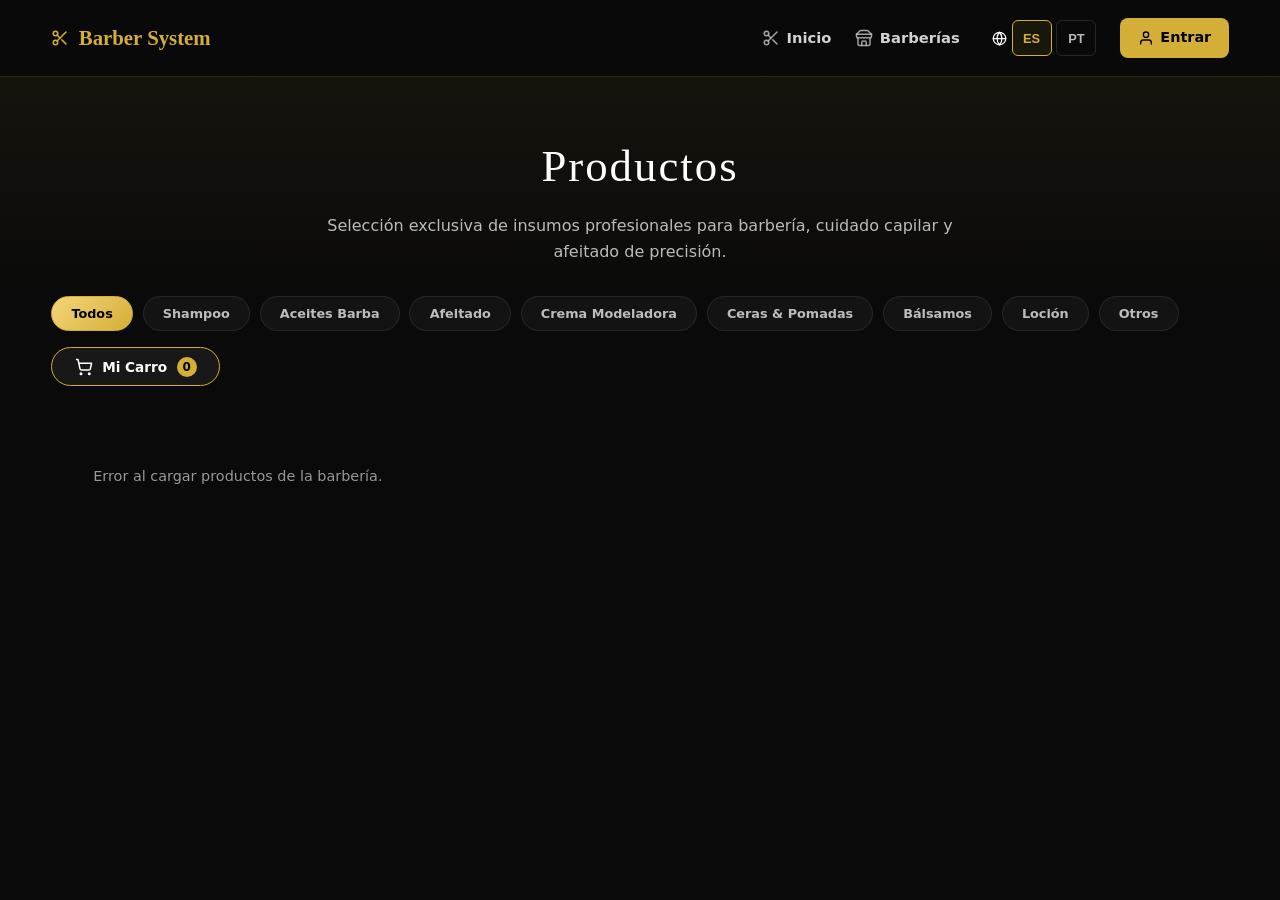
<file: frontend/pages/tienda.html>
<!DOCTYPE html>
<html lang="es-CL">
<head>
    <meta charset="UTF-8">
    <meta name="viewport" content="width=device-width, initial-scale=1.0">
    <meta http-equiv="Content-Security-Policy" content="default-src 'self'; script-src 'self' 'unsafe-inline' https://cdn.jsdelivr.net; style-src 'self' 'unsafe-inline' https://fonts.googleapis.com https://cdn.jsdelivr.net; font-src https://fonts.gstatic.com; img-src 'self' https: data:; connect-src 'self' http://localhost:7070 http://127.0.0.1:7070 https:; object-src 'none'; base-uri 'self'; form-action 'self'">
    <title>Tienda Oficial — Barbería System</title>
    <link href="https://fonts.googleapis.com/css2?family=Figtree:wght@400;500;600;700&family=Young+Serif&display=swap" rel="stylesheet">
    <link rel="stylesheet" href="../css/global.css">
    <link rel="stylesheet" href="../css/pages/tienda.css">
</head>
<body>

    <div id="navbar-root"></div>

    <header>
        <h1 id="tituloTienda">Productos</h1>
        <p>Selección exclusiva de insumos profesionales para barbería, cuidado capilar y afeitado de precisión.</p>
    </header>

    <div class="tienda-controls">
        <div class="categorias-container" id="contenedorCategorias">
            <button class="btn-categoria active" onclick="filtrarCategoria('TODOS', this)">Todos</button>
            <button class="btn-categoria" onclick="filtrarCategoria('SHAMPOO', this)">Shampoo</button>
            <button class="btn-categoria" onclick="filtrarCategoria('ACEITE_BARBA', this)">Aceites Barba</button>
            <button class="btn-categoria" onclick="filtrarCategoria('CREMA_BARBEAR', this)">Afeitado</button>
            <button class="btn-categoria" onclick="filtrarCategoria('CREMA_MODELADORA', this)">Crema Modeladora</button>
            <button class="btn-categoria" onclick="filtrarCategoria('CERA_CABELLO', this)">Ceras & Pomadas</button>
            <button class="btn-categoria" onclick="filtrarCategoria('BALSAMO', this)">Bálsamos</button>
            <button class="btn-categoria" onclick="filtrarCategoria('LOCION', this)">Loción</button>
            <button class="btn-categoria" onclick="filtrarCategoria('OTRO', this)">Otros</button>
        </div>

        <button class="btn-cart-trigger" onclick="abrirCarrito()">
            <svg xmlns="http://www.w3.org/2000/svg" width="18" height="18" viewBox="0 0 24 24" fill="none" stroke="currentColor" stroke-width="2" stroke-linecap="round" stroke-linejoin="round"><circle cx="8" cy="21" r="1"/><circle cx="19" cy="21" r="1"/><path d="M2.05 2.05h2l2.66 12.42a2 2 0 0 0 2 1.58h9.78a2 2 0 0 0 1.95-1.57l1.65-7.43H5.12"/></svg>
            <span>Mi Carro</span>
            <span class="cart-badge-pill" id="cartCountBadge">0</span>
        </button>
    </div>

    <div class="productos-grid" id="gridProductos">
        <!-- Generado dinámicamente -->
    </div>

    <!-- ═══ CART DRAWER ════════════════════════════════════════════ -->
    <div class="cart-drawer-overlay" id="cartOverlay" onclick="cerrarCarrito(event)">
        <div class="cart-drawer" onclick="event.stopPropagation()">
            <div class="cart-header">
                <div class="cart-header-title">Carrito de Compras</div>
                <button class="btn-close-cart" onclick="cerrarCarrito()">&times;</button>
            </div>
            <div class="cart-items-list" id="cartItemsList">
                <div class="empty-cart-state">Tu carrito está vacío.</div>
            </div>
            <div class="cart-footer">
                <div class="cart-subtotal-row">
                    <span class="cart-subtotal-label">Total a Pagar:</span>
                    <span class="cart-subtotal-val" id="cartTotalVal">$0</span>
                </div>
                <button class="btn-checkout" id="btnCheckout" onclick="finalizarCompra()">
                    <svg xmlns="http://www.w3.org/2000/svg" width="18" height="18" viewBox="0 0 24 24" fill="none" stroke="currentColor" stroke-width="2" stroke-linecap="round" stroke-linejoin="round"><rect width="20" height="14" x="2" y="5" rx="2"/><line x1="2" x2="22" y1="10" y2="10"/></svg>
                    Finalizar Compra (Simulado)
                </button>
            </div>
        </div>
    </div>

    <!-- ═══ MODAL CONFIRMACIÓN COMPRA ═════════════════════════════ -->
    <div class="modal-success" id="modalCompraExitosa">
        <div class="modal-box">
            <div class="modal-icon-success">
                <svg xmlns="http://www.w3.org/2000/svg" width="30" height="30" viewBox="0 0 24 24" fill="none" stroke="currentColor" stroke-width="2.5" stroke-linecap="round" stroke-linejoin="round"><polyline points="20 6 9 17 4 12"/></svg>
            </div>
            <h2 class="font-classic" style="color:#D4AF37; font-size:1.6rem; margin-bottom:0.8rem;">¡Compra Simulada con Éxito!</h2>
            <p style="color:var(--text-secondary); font-size:0.9rem; margin-bottom:1.5rem; line-height:1.6;">
                Tu orden ha sido procesada correctamente y los artículos han salido de tu carrito de compras en el sistema.
            </p>
            <button class="btn-checkout" style="width:100%;" onclick="cerrarModalCompra()">
                Entendido
            </button>
        </div>
    </div>

    <script src="../js/utils.js"></script>
    <script src="../js/api.js"></script>
    <script src="../js/auth.js"></script>
    <script src="../js/i18n.js"></script>
    <script src="../js/navbar.js"></script>
    <script src="../js/pages/tienda.js"></script>
</body>
</html>
</file>
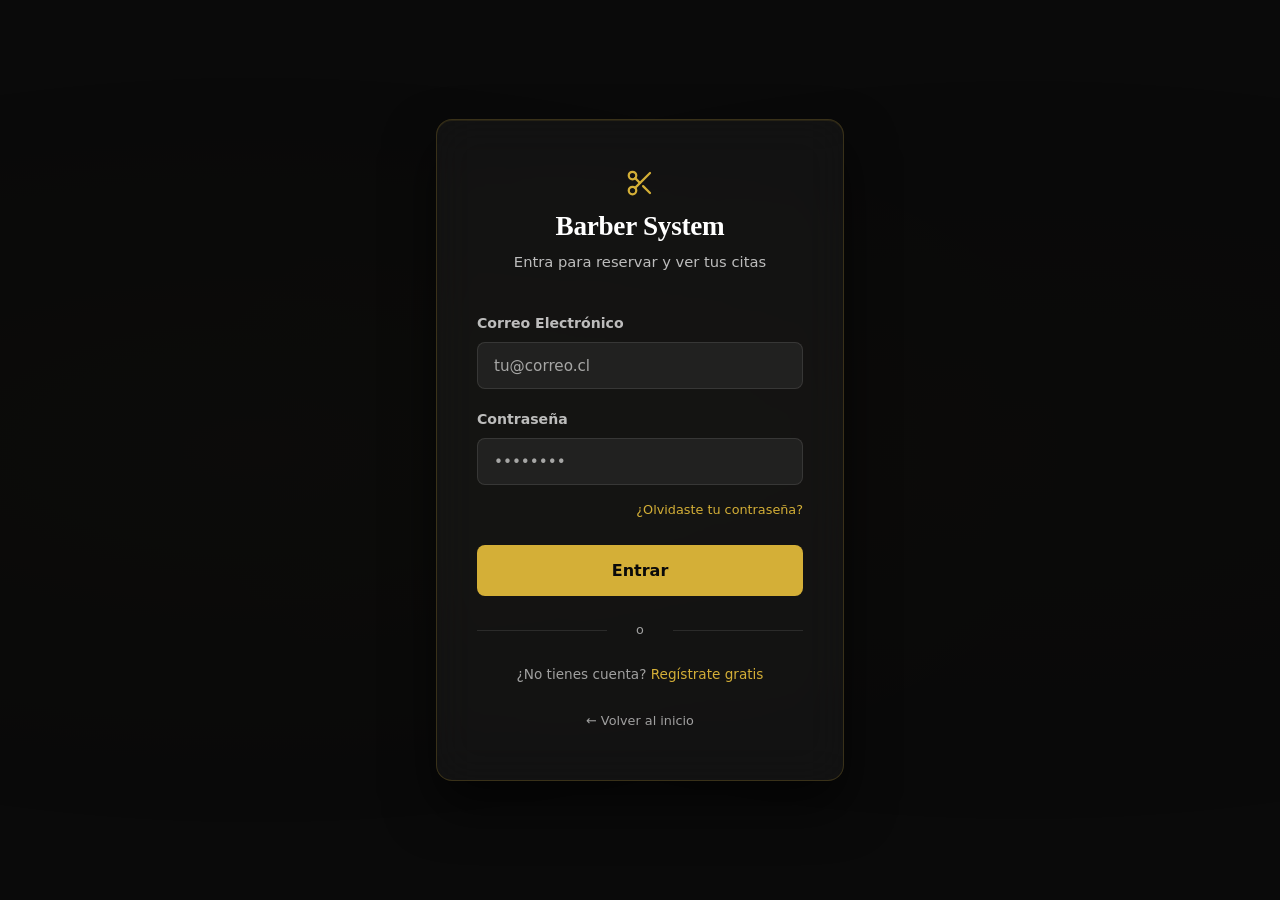
<file: frontend/pages/admin/productos.html>
<!DOCTYPE html>
<html lang="es-CL">
<head>
    <meta charset="UTF-8">
    <meta name="viewport" content="width=device-width, initial-scale=1.0">
    <meta http-equiv="Content-Security-Policy" content="default-src 'self'; script-src 'self' 'unsafe-inline' https://cdn.jsdelivr.net; style-src 'self' 'unsafe-inline' https://fonts.googleapis.com https://cdn.jsdelivr.net; font-src https://fonts.gstatic.com; img-src 'self' https: data:; connect-src 'self' http://localhost:7070 http://127.0.0.1:7070 https:; object-src 'none'; base-uri 'self'; form-action 'self'">
    <title>Inventario y Productos — Barbería System</title>
    <link href="https://fonts.googleapis.com/css2?family=Figtree:wght@400;500;600;700&family=Young+Serif&display=swap" rel="stylesheet">
    <link rel="stylesheet" href="../../css/global.css">
    <link rel="stylesheet" href="../../css/pages/admin/productos.css">
</head>
<body>

    <!-- ══ SIDEBAR ══ -->
    <aside class="sidebar">
        <div class="sidebar-brand">
            <h2>BARBER SYSTEM</h2>
        </div>
        
        <nav class="sidebar-nav">
            <p class="nav-section">Administración</p>
            <a href="dashboard.html" class="nav-item">Panel General</a>
            <a href="suscripciones.html" class="nav-item">Suscripciones</a>
            <a href="productos.html" class="nav-item active">Tienda / Inventario</a>
        </nav>

        <div class="sidebar-user">
            <div class="user-avatar" id="userAvatar">A</div>
            <div class="user-info">
                <p id="userName">Admin</p>
                <span>Administrador</span>
            </div>
            <button class="btn-logout" onclick="Auth.logout()" title="Cerrar sesión">✕</button>
        </div>
    </aside>

    <!-- ══ MAIN ══ -->
    <main class="main">
        <header class="topbar">
            <h1>Inventario de Productos</h1>
            <button class="btn btn-primary" onclick="abrirModal()">+ Nuevo Producto</button>
        </header>

        <div class="content">
            <div class="card">
                <div class="card-header">
                    <h3 style="color: var(--gold);">Catálogo Actual</h3>
                </div>
                <div class="card-body">
                    <table id="tablaProductos">
                        <thead>
                            <tr>
                                <th>IMG</th>
                                <th>Nombre</th>
                                <th>Categoría</th>
                                <th>Precio</th>
                                <th>Stock</th>
                                <th>Estado</th>
                                <th>Acciones</th>
                            </tr>
                        </thead>
                        <tbody>
                            <!-- Llenado dinámico -->
                        </tbody>
                    </table>
                </div>
            </div>
        </div>
    </main>

    <!-- ══ MODAL NUEVO PRODUCTO ══ -->
    <div class="modal-overlay" id="modalProducto">
        <div class="modal-content">
            <h2 style="color: var(--gold); margin-bottom: 1.5rem; font-size: 1.2rem;">Crear Producto</h2>
            
            <div class="form-group">
                <label>Nombre del Producto</label>
                <input type="text" id="prodNombre" class="form-control" placeholder="Ej: Shampoo Anticaspa Pro">
            </div>

            <div style="display: grid; grid-template-columns: 1fr 1fr; gap: 1rem;">
                <div class="form-group">
                    <label>Precio ($)</label>
                    <input type="number" id="prodPrecio" class="form-control" placeholder="Ej: 15000">
                </div>
                <div class="form-group">
                    <label>Stock Inicial</label>
                    <input type="number" id="prodStock" class="form-control" placeholder="Ej: 10" value="0">
                </div>
            </div>
            
            <div class="form-group">
                <label>Categoría</label>
                <select id="prodCategoria" class="form-control">
                    <option value="SHAMPOO">Shampoo</option>
                    <option value="BALSAMO">Bálsamo</option>
                    <option value="CREMA_BARBEAR">Crema de Barbear</option>
                    <option value="CREMA_MODELADORA">Crema Modeladora</option>
                    <option value="ACEITE_BARBA">Aceite de Barba</option>
                    <option value="CERA_CABELLO">Cera para el Cabello</option>
                    <option value="LOCION">Loción</option>
                    <option value="OTRO">Otro</option>
                </select>
            </div>

            <div class="form-group">
                <label>URL de Imagen (Opcional)</label>
                <input type="text" id="prodImagen" class="form-control" placeholder="https://ejemplo.com/imagen.png">
            </div>

            <div class="form-group">
                <label>Descripción</label>
                <textarea id="prodDescripcion" class="form-control" rows="3" placeholder="Detalles del producto..."></textarea>
            </div>

            <div id="prodError" class="error-msg"></div>

            <div style="display: flex; justify-content: flex-end; gap: 1rem; margin-top: 1.5rem;">
                <button class="btn btn-outline" onclick="cerrarModal()">Cancelar</button>
                <button class="btn btn-primary" onclick="guardarProducto()">Guardar Producto</button>
            </div>
        </div>
    </div>

    <!-- Scripts -->
    <script src="../../js/utils.js"></script>
    <script src="../../js/api.js"></script>
    <script src="../../js/auth.js"></script>
    <script src="../../js/pages/admin/productos.js"></script>
</body>
</html>
</file>
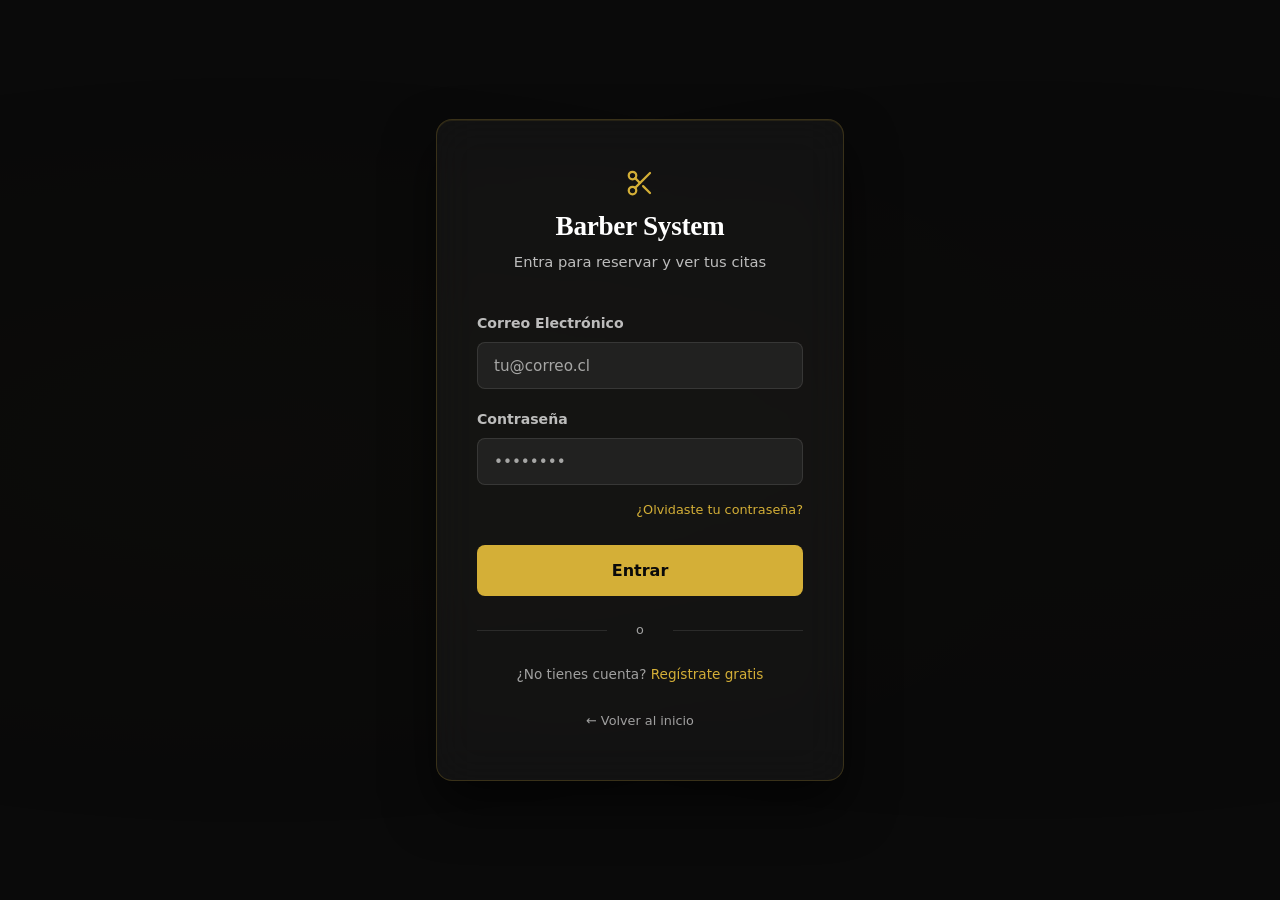
<file: frontend/pages/admin/suscripciones.html>
<!DOCTYPE html>
<html lang="es-CL">
<head>
    <meta charset="UTF-8">
    <meta name="viewport" content="width=device-width, initial-scale=1.0">
    <meta http-equiv="Content-Security-Policy" content="default-src 'self'; script-src 'self' 'unsafe-inline' https://cdn.jsdelivr.net; style-src 'self' 'unsafe-inline' https://fonts.googleapis.com https://cdn.jsdelivr.net; font-src https://fonts.gstatic.com; img-src 'self' https: data:; connect-src 'self' http://localhost:7070 http://127.0.0.1:7070 https:; object-src 'none'; base-uri 'self'; form-action 'self'">
    <title>Suscripciones — Barbería System</title>
    <link href="https://fonts.googleapis.com/css2?family=Figtree:wght@400;500;600;700&family=Young+Serif&display=swap" rel="stylesheet">
    <link rel="stylesheet" href="../../css/global.css">
    <link rel="stylesheet" href="../../css/pages/admin/suscripciones.css">
</head>
<body>

    <!-- ══ SIDEBAR ══ -->
    <aside class="sidebar">
        <div class="sidebar-brand">
            <h2>BARBER SYSTEM</h2>
        </div>
        
        <nav class="sidebar-nav">
            <p class="nav-section">Administración</p>
            <a href="dashboard.html" class="nav-item">Panel General</a>
            <a href="suscripciones.html" class="nav-item active">Suscripciones</a>
            <a href="productos.html" class="nav-item">Tienda / Inventario</a>
        </nav>

        <div class="sidebar-user">
            <div class="user-avatar" id="userAvatar">A</div>
            <div class="user-info">
                <p id="userName">Admin</p>
                <span>Administrador</span>
            </div>
            <button class="btn-logout" onclick="Auth.logout()" title="Cerrar sesión">✕</button>
        </div>
    </aside>

    <!-- ══ MAIN ══ -->
    <main class="main">
        <header class="topbar">
            <h1>Gestión de Suscripciones</h1>
            <button class="btn btn-primary" onclick="abrirModal()">+ Nuevo Plan</button>
        </header>

        <div class="content">
            <div class="card">
                <div class="card-header">
                    <h3 style="color: var(--gold);">Planes Actuales</h3>
                </div>
                <div class="card-body">
                    <table id="tablaSuscripciones">
                        <thead>
                            <tr>
                                <th>Nombre</th>
                                <th>Tipo</th>
                                <th>Mensual</th>
                                <th>Por Cita</th>
                                <th>Estado</th>
                                <th>Acciones</th>
                            </tr>
                        </thead>
                        <tbody>
                            <!-- Llenado dinámico -->
                        </tbody>
                    </table>
                </div>
            </div>
        </div>
    </main>

    <!-- ══ MODAL NUEVA SUSCRIPCIÓN ══ -->
    <div class="modal-overlay" id="modalSuscripcion">
        <div class="modal-content">
            <h2 style="color: var(--gold); margin-bottom: 1.5rem; font-size: 1.2rem;">Crear Plan de Suscripción</h2>
            
            <div class="form-group">
                <label>Nombre del Plan</label>
                <input type="text" id="subNombre" class="form-control" placeholder="Ej: Plan VIP Mensual">
            </div>
            
            <div class="form-group">
                <label>Tipo de Suscripción</label>
                <select id="subTipo" class="form-control" onchange="togglePrecios()">
                    <option value="MENSUAL">Mensual</option>
                    <option value="POR_CITA">Por Cita</option>
                    <option value="AMBAS">Ambas (Mixto)</option>
                </select>
            </div>

            <div class="form-group" id="groupMensual">
                <label>Precio Mensual ($)</label>
                <input type="number" id="subPrecioMensual" class="form-control" placeholder="Ej: 30000">
            </div>

            <div class="form-group" id="groupCita" style="display: none;">
                <label>Precio por Cita ($)</label>
                <input type="number" id="subPrecioCita" class="form-control" placeholder="Ej: 5000">
            </div>

            <div class="form-group">
                <label>Descripción / Beneficios</label>
                <textarea id="subDescripcion" class="form-control" rows="3" placeholder="Detalles del plan..."></textarea>
            </div>

            <div id="subError" class="error-msg"></div>

            <div style="display: flex; justify-content: flex-end; gap: 1rem; margin-top: 1.5rem;">
                <button class="btn btn-outline" onclick="cerrarModal()">Cancelar</button>
                <button class="btn btn-primary" onclick="guardarSuscripcion()">Guardar</button>
            </div>
        </div>
    </div>

    <!-- Scripts -->
    <script src="../../js/utils.js"></script>
    <script src="../../js/api.js"></script>
    <script src="../../js/auth.js"></script>
    <script src="../../js/pages/admin/suscripciones.js"></script>
</body>
</html>
</file>
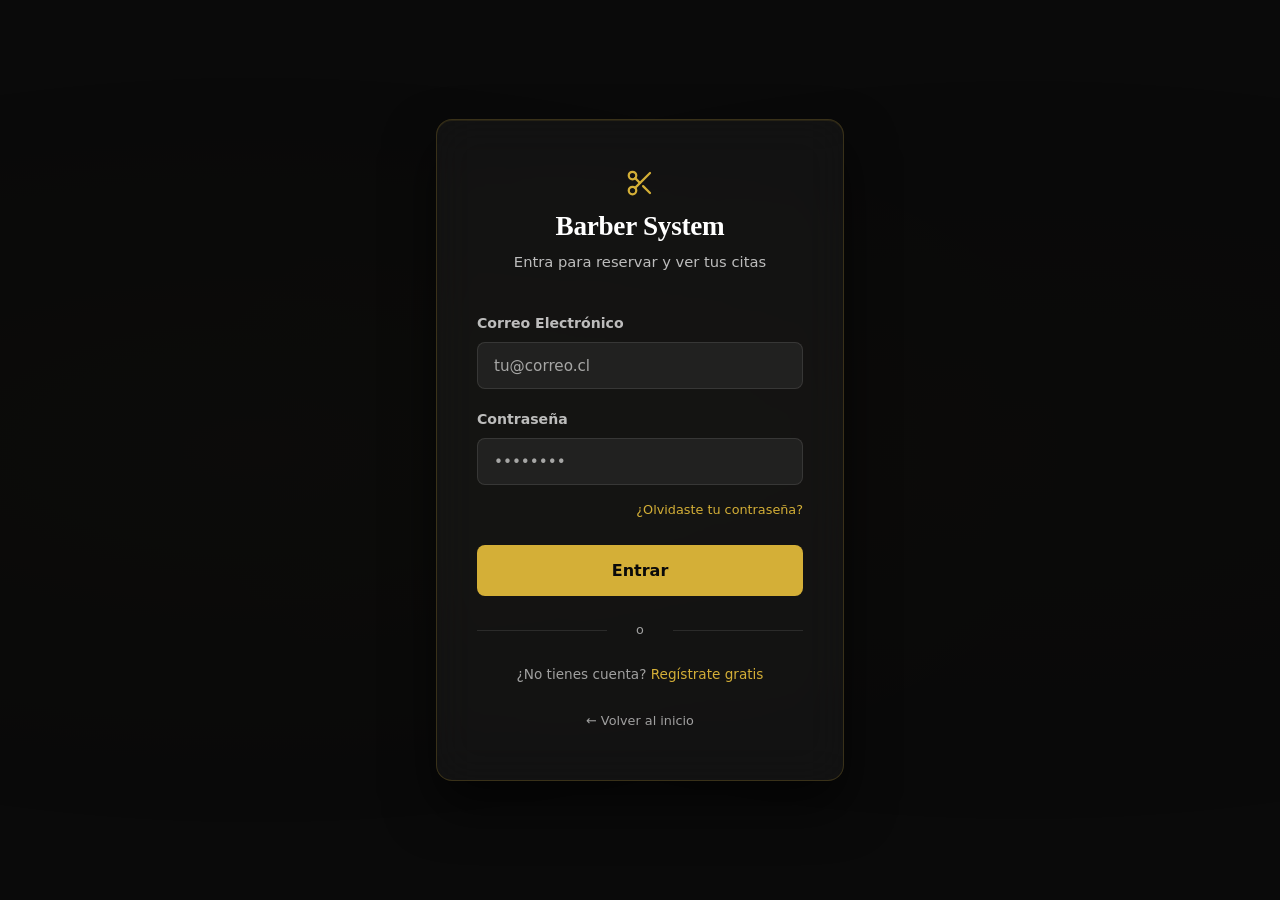
<file: frontend/pages/barbero/mi-agenda.html>
<!DOCTYPE html>
<html lang="es-CL">
<head>
    <meta charset="UTF-8">
    <meta name="viewport" content="width=device-width, initial-scale=1.0">
    <meta http-equiv="Content-Security-Policy" content="default-src 'self'; script-src 'self' 'unsafe-inline' https://cdn.jsdelivr.net; style-src 'self' 'unsafe-inline' https://fonts.googleapis.com https://cdn.jsdelivr.net; font-src https://fonts.gstatic.com; img-src 'self' https: data:; connect-src 'self' http://localhost:7070 http://127.0.0.1:7070 https:; object-src 'none'; base-uri 'self'; form-action 'self'">
    <title>Mi Agenda Profesional — Barbería System</title>
    <link href="https://fonts.googleapis.com/css2?family=Figtree:wght@400;500;600;700&family=Young+Serif&display=swap" rel="stylesheet">
    <link rel="stylesheet" href="../../css/global.css">
    <link rel="stylesheet" href="../../css/pages/barbero/mi-agenda.css">
</head>
<body>

    <div id="navbar-root"></div>

    <div class="container">

        <nav class="barbero-tabs" aria-label="Panel del barbero">
            <a href="mi-agenda.html" aria-current="page">Mi Agenda</a>
            <a href="mis-ganancias.html">Mis Ganancias</a>
            <a href="stock.html">Stock de Productos</a>
        </nav>

        <!-- Navegación de fecha -->
        <div class="date-nav">
            <div class="date-arrow" onclick="cambiarDia(-1)" title="Día anterior">‹</div>
            <div class="date-display" onclick="document.getElementById('datePicker').click(); document.getElementById('datePicker').showPicker()">
                <div class="dia" id="diaLabel">—</div>
                <div class="fecha-str" id="fechaLabel">—</div>
            </div>
            <input type="date" id="datePicker" class="date-picker-hidden" onchange="irAFecha(this.value)">
            <div class="date-arrow" onclick="cambiarDia(1)" title="Día siguiente">›</div>
        </div>

        <!-- Quick stats -->
        <div class="quick-stats">
            <div class="qs-card qs-pending">
                <div class="qs-value" id="qsPendientes">—</div>
                <div class="qs-label">Pendientes</div>
            </div>
            <div class="qs-card qs-confirm">
                <div class="qs-value" id="qsConfirmadas">—</div>
                <div class="qs-label">Confirmadas</div>
            </div>
            <div class="qs-card qs-done">
                <div class="qs-value" id="qsCompletadas">—</div>
                <div class="qs-label">Completadas</div>
            </div>
            <div class="qs-card qs-cancel">
                <div class="qs-value" id="qsCanceladas">—</div>
                <div class="qs-label">Canceladas</div>
            </div>
        </div>

        <!-- Agenda -->
        <div class="agenda-section">
            <div class="agenda-header">
                <h2>Citas Programadas</h2>
                <span class="citas-count" id="citasCount">Cargando...</span>
            </div>
            <div id="citasContainer">
                <div class="empty-state">
                    <div class="icon">
                        <svg xmlns="http://www.w3.org/2000/svg" width="24" height="24" viewBox="0 0 24 24" fill="none" stroke="currentColor" stroke-width="2" stroke-linecap="round" stroke-linejoin="round"><rect x="3" y="4" width="18" height="18" rx="2" ry="2"/><line x1="16" y1="2" x2="16" y2="6"/><line x1="8" y1="2" x2="8" y2="6"/><line x1="3" y1="10" x2="21" y2="10"/></svg>
                    </div>
                    Cargando citas...
                </div>
            </div>
        </div>

    </div>

    <script src="../../js/utils.js"></script>
    <script src="../../js/api.js"></script>
    <script src="../../js/auth.js"></script>
    <script src="../../js/i18n.js"></script>
    <script src="../../js/navbar.js"></script>
    <script src="../../js/pages/barbero/mi-agenda.js"></script>
</body>
</html>
</file>
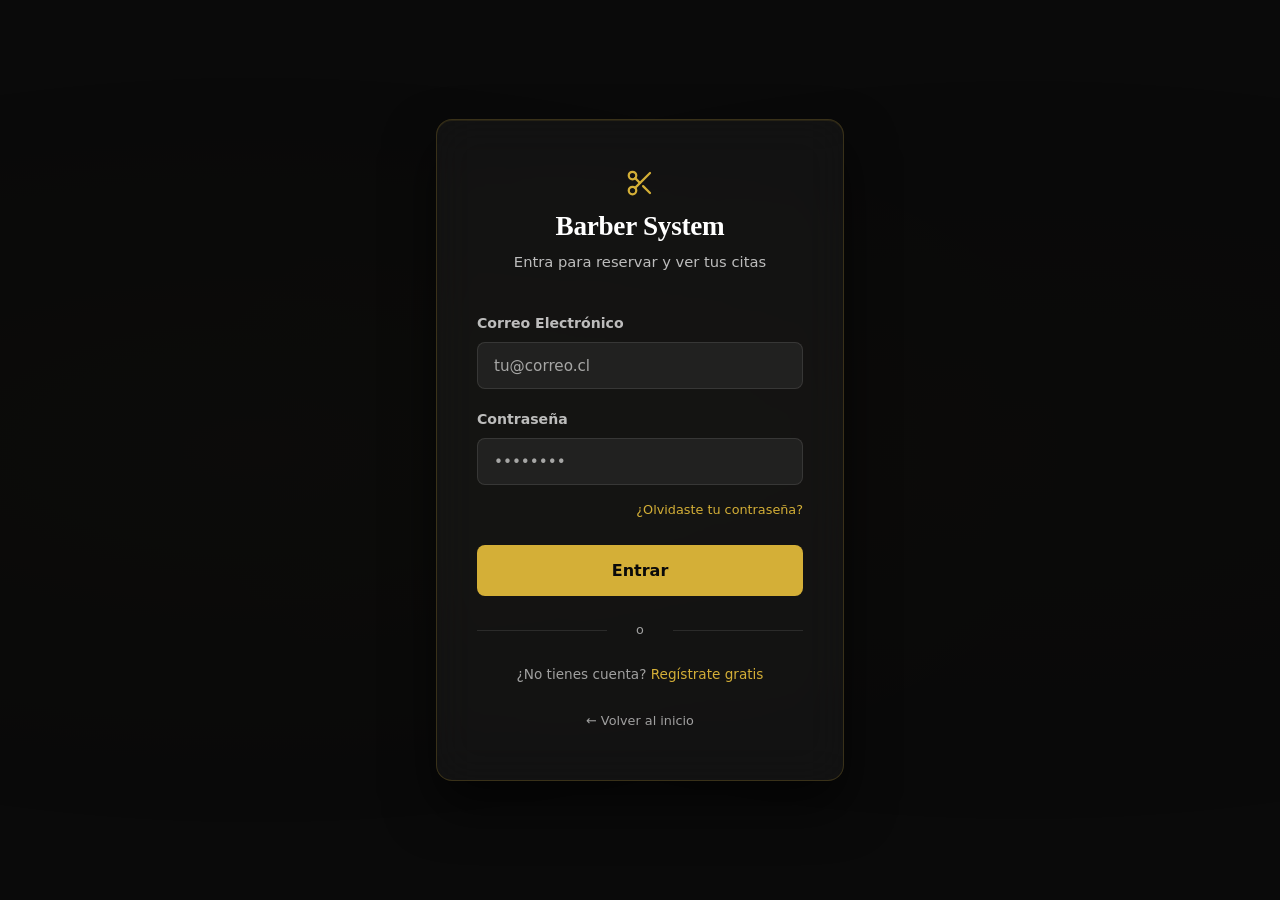
<file: frontend/pages/barbero/mis-ganancias.html>
<!DOCTYPE html>
<html lang="es-CL">
<head>
    <meta charset="UTF-8">
    <meta name="viewport" content="width=device-width, initial-scale=1.0">
    <meta http-equiv="Content-Security-Policy" content="default-src 'self'; script-src 'self' 'unsafe-inline' https://cdn.jsdelivr.net; style-src 'self' 'unsafe-inline' https://fonts.googleapis.com https://cdn.jsdelivr.net; font-src https://fonts.gstatic.com; img-src 'self' https: data:; connect-src 'self' http://localhost:7070 http://127.0.0.1:7070 https:; object-src 'none'; base-uri 'self'; form-action 'self'">
    <title>Mis Ganancias — Barber System</title>
    <link href="https://fonts.googleapis.com/css2?family=Figtree:wght@400;500;600;700&family=Young+Serif&display=swap" rel="stylesheet">
    <link rel="stylesheet" href="../../css/global.css">
    <link rel="stylesheet" href="../../css/pages/barbero/panel.css">
</head>
<body>
    <div id="navbar-root"></div>

    <main class="container">
        <nav class="barbero-tabs" aria-label="Panel del barbero">
            <a href="mi-agenda.html">Mi Agenda</a>
            <a href="mis-ganancias.html" aria-current="page">Mis Ganancias</a>
            <a href="stock.html">Stock de Productos</a>
        </nav>

        <h1 class="titulo">Mis Ganancias</h1>
        <p class="subtitulo">Solo se consideran tus citas completadas.</p>

        <div class="filtros">
            <div class="periodo-tabs" role="tablist" aria-label="Periodo">
                <button type="button" class="periodo-tab active" data-periodo="DIA" role="tab" aria-selected="true">Día</button>
                <button type="button" class="periodo-tab" data-periodo="SEMANA" role="tab" aria-selected="false">Semana</button>
                <button type="button" class="periodo-tab" data-periodo="MES" role="tab" aria-selected="false">Mes</button>
            </div>
            <label class="sr-only" for="fechaRef">Fecha de referencia</label>
            <input type="date" class="input" id="fechaRef">
        </div>
        <p class="rango" id="rango" aria-live="polite"></p>

        <div class="kpis">
            <div class="kpi"><div class="kpi-label">Ganancias</div><div class="kpi-valor" id="kpiTotal">—</div></div>
            <div class="kpi"><div class="kpi-label">Citas completadas</div><div class="kpi-valor" id="kpiCitas">—</div></div>
            <div class="kpi"><div class="kpi-label">Ticket promedio</div><div class="kpi-valor" id="kpiPromedio">—</div></div>
        </div>

        <section class="panel" id="panelSerie" aria-labelledby="tituloSerie">
            <div class="panel-header"><h2 id="tituloSerie">Detalle por día</h2></div>
            <div class="barras" id="barras"></div>
        </section>
        <p class="vacio" id="mensaje" hidden></p>
    </main>

    <script src="../../js/utils.js"></script>
    <script src="../../js/api.js"></script>
    <script src="../../js/auth.js"></script>
    <script src="../../js/i18n.js"></script>
    <script src="../../js/navbar.js"></script>
    <script src="../../js/pages/barbero/mis-ganancias.js"></script>
</body>
</html>
</file>
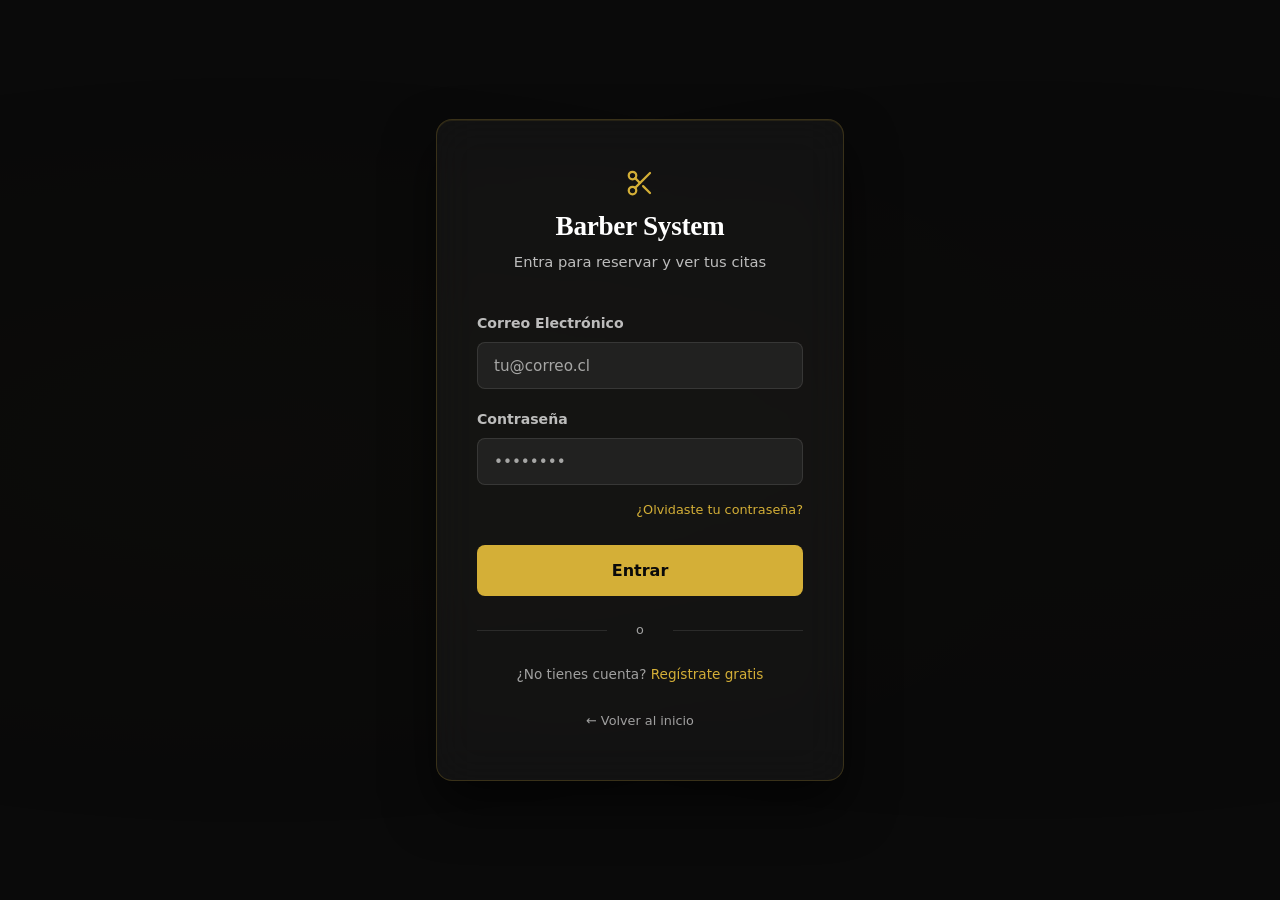
<file: frontend/pages/barbero/stock.html>
<!DOCTYPE html>
<html lang="es-CL">
<head>
    <meta charset="UTF-8">
    <meta name="viewport" content="width=device-width, initial-scale=1.0">
    <meta http-equiv="Content-Security-Policy" content="default-src 'self'; script-src 'self' 'unsafe-inline' https://cdn.jsdelivr.net; style-src 'self' 'unsafe-inline' https://fonts.googleapis.com https://cdn.jsdelivr.net; font-src https://fonts.gstatic.com; img-src 'self' https: data:; connect-src 'self' http://localhost:7070 http://127.0.0.1:7070 https:; object-src 'none'; base-uri 'self'; form-action 'self'">
    <title>Stock de Productos — Barber System</title>
    <link href="https://fonts.googleapis.com/css2?family=Figtree:wght@400;500;600;700&family=Young+Serif&display=swap" rel="stylesheet">
    <link rel="stylesheet" href="../../css/global.css">
    <link rel="stylesheet" href="../../css/pages/barbero/panel.css">
</head>
<body>
    <div id="navbar-root"></div>

    <main class="container">
        <nav class="barbero-tabs" aria-label="Panel del barbero">
            <a href="mi-agenda.html">Mi Agenda</a>
            <a href="mis-ganancias.html">Mis Ganancias</a>
            <a href="stock.html" aria-current="page">Stock de Productos</a>
        </nav>

        <h1 class="titulo">Stock de Productos</h1>
        <p class="subtitulo">Consulta de inventario de tu barbería. <span class="solo-lectura">(Solo lectura: los cambios los realiza el administrador.)</span></p>

        <div class="filtros">
            <label class="sr-only" for="filtroTexto">Buscar producto</label>
            <input type="search" class="input" id="filtroTexto" placeholder="Buscar producto..." maxlength="60">
        </div>

        <section class="panel" aria-labelledby="tituloStock">
            <div class="panel-header">
                <h2 id="tituloStock">Inventario</h2>
                <span class="solo-lectura" id="resumenStock"></span>
            </div>
            <div class="tabla-scroll">
                <table>
                    <thead><tr><th>Producto</th><th>Categoría</th><th>Precio</th><th>Stock</th></tr></thead>
                    <tbody id="tablaStock"><tr><td colspan="4" class="vacio">Cargando...</td></tr></tbody>
                </table>
            </div>
        </section>
    </main>

    <script src="../../js/utils.js"></script>
    <script src="../../js/api.js"></script>
    <script src="../../js/auth.js"></script>
    <script src="../../js/i18n.js"></script>
    <script src="../../js/navbar.js"></script>
    <script src="../../js/pages/barbero/stock.js"></script>
</body>
</html>
</file>
<file: frontend/css/global.css>
/* === RESET Y VARIABLES GLOBALES === */
:root {
    --gold: #D4AF37;
    --gold-dark: #8B6914;
    --gold-light: #F5D57A;
    --bg: #0a0a0a;
    --bg-card: rgba(255, 255, 255, 0.04);
    --card: #131313;
    --border: rgba(255, 255, 255, 0.08);
    --border-gold: rgba(212, 175, 55, 0.25);
    --text: #fff;
    /* Texto secundario: todos ≥ 4.5:1 sobre --bg y --card */
    --text2: rgba(255, 255, 255, 0.72);
    --text3: rgba(255, 255, 255, 0.58);
    --border-strong: rgba(255, 255, 255, 0.16);
    /* Tipografía: Young Serif (títulos, tono de letrero de barrio) + Figtree (lectura) */
    --font-display: 'Young Serif', Georgia, 'Times New Roman', serif;
    --font-body: 'Figtree', system-ui, -apple-system, 'Segoe UI', sans-serif;
    --ease-out: cubic-bezier(0.16, 1, 0.3, 1);
    --success: #2ECC71;
    --error: #E74C3C;
    /* Alias usados por los paneles (antes no estaban definidos) */
    --danger: var(--error);
    --text-muted: rgba(255, 255, 255, 0.58);
    --text-secondary: var(--text2);
    --gold-gradient: linear-gradient(135deg, var(--gold-light), var(--gold));
}

/* Reseteo básico de márgenes y paddings para todos los elementos */
* {
    margin: 0;
    padding: 0;
    box-sizing: border-box;
}

/* Configuración básica del cuerpo de la página */
body {
    font-family: var(--font-body);
    background: var(--bg);
    color: var(--text);
    min-height: 100vh;
    line-height: 1.5;
    -webkit-font-smoothing: antialiased;
}

/* === TIPOGRAFÍA GLOBAL === */
h1, h2, h3, .font-classic {
    font-family: var(--font-display);
    font-weight: 400;
    text-wrap: balance;
}
/* Young Serif tiene un solo peso: nunca simular negrita */
h1, h2, h3, .font-classic, .section-title, .page-title { font-synthesis: none; }
p { text-wrap: pretty; }

/* Superficies del navegador con la paleta de la marca */
::selection { background: rgba(212, 175, 55, 0.35); color: #fff; }
html { scrollbar-color: rgba(212, 175, 55, 0.35) var(--bg); accent-color: var(--gold); }
a { text-underline-offset: 0.2em; }

/* Foco visible para teclado en todos los controles */
:focus-visible {
    outline: 2px solid var(--gold-light);
    outline-offset: 2px;
}

/* Título de sección general */
.section-title {
    font-family: var(--font-display);
    font-size: 1.6rem;
    color: var(--gold);
    margin-bottom: 1.8rem;
    padding-bottom: 0.8rem;
    border-bottom: 1px solid var(--border-gold);
    letter-spacing: 1px;
}

/* === CLASES DE LAYOUT === */
/* Contenedor principal de la página con ancho máximo */
.container-page {
    max-width: 1200px;
    margin: 0 auto;
    padding: 3.5rem 6%;
}

/* Contenedor principal estrecho */
.container-narrow {
    max-width: 900px;
    margin: 0 auto;
    padding: 3.5rem 1.5rem 5rem;
}

/* === CLASES UTILITARIAS === */
/* Botón principal dorado */
.btn-primary, .btn-gold {
    background: var(--gold-gradient);
    color: #000;
    border: none;
    padding: 0.85rem 2rem;
    border-radius: 8px;
    font-family: var(--font-body);
    font-weight: 700;
    font-size: 0.95rem;
    cursor: pointer;
    text-decoration: none;
    display: inline-flex;
    align-items: center;
    justify-content: center;
    gap: 0.5rem;
    transition: background-color 0.2s var(--ease-out), box-shadow 0.2s var(--ease-out);
}
/* Fondo sólido: el texto negro mantiene ≥ 7:1 en todo el botón */
.btn-primary, .btn-gold { background: var(--gold); }

/* Efecto hover para el botón principal */
.btn-primary:hover, .btn-gold:hover {
    background: var(--gold-light);
    box-shadow: 0 4px 14px rgba(0, 0, 0, 0.35);
    color: #000;
}
.btn-primary:disabled, .btn-gold:disabled { opacity: 0.6; cursor: wait; box-shadow: none; }

/* Botón fantasma (borde transparente) */
.btn-ghost, .btn-outline {
    background: transparent;
    border: 1px solid rgba(255, 255, 255, 0.4);
    color: #fff;
    padding: 0.75rem 1.8rem;
    border-radius: 8px;
    font-weight: 600;
    font-family: var(--font-body);
    font-size: 0.95rem;
    transition: border-color 0.2s var(--ease-out), color 0.2s var(--ease-out), background-color 0.2s var(--ease-out);
    text-decoration: none;
    display: inline-flex;
    align-items: center;
    justify-content: center;
    gap: 0.5rem;
    cursor: pointer;
}

/* Efecto hover para el botón fantasma */
.btn-ghost:hover, .btn-outline:hover {
    border-color: var(--gold);
    color: var(--gold);
    background: rgba(212, 175, 55, 0.05);
}

/* Contenedor de alerta (mensajes de error/éxito) */
.alert {
    border-radius: 8px;
    padding: 0.75rem 1rem;
    font-size: 0.85rem;
    margin-bottom: 1rem;
    display: none;
}

/* Variantes de alerta */
.alert.error { background: rgba(231,76,60,0.15); border: 1px solid rgba(231,76,60,0.4); color: #E74C3C; }
.alert.success { background: rgba(46,204,113,0.15); border: 1px solid rgba(46,204,113,0.4); color: #2ECC71; }
.alert.info { background: rgba(212,175,55,0.1); border: 1px solid var(--border-gold); color: var(--gold-light); }
.alert.error { color: #FF7B6E; }

/* Botón pequeño (ej. "Reintentar") */
.btn-sm { padding: 0.5rem 1.1rem; font-size: 0.85rem; }

/* Estados de carga, vacío y error dentro de listas y grillas */
.estado-vacio {
    grid-column: 1 / -1;
    color: var(--text2);
    font-size: 0.95rem;
    line-height: 1.5;
    padding: 1.25rem 0;
}
.estado-error {
    display: flex;
    flex-wrap: wrap;
    align-items: center;
    gap: 0.75rem 1rem;
    padding: 1rem 1.1rem;
    border: 1px solid rgba(231, 76, 60, 0.4);
    border-radius: 10px;
    background: rgba(231, 76, 60, 0.08);
}
.estado-error p { color: #FFB1A8; margin: 0; flex: 1 1 240px; }
.alert.visible { display: block; }

/* Etiquetas estilo badge */
.badge {
    display: inline-flex;
    align-items: center;
    gap: 0.4rem;
    padding: 0.25rem 0.8rem;
    border-radius: 20px;
    font-size: 0.75rem;
    font-weight: 700;
}

/* === MEDIA QUERIES GLOBALES (MOBILE) === */
@media (max-width: 768px) {
    /* Ajustes para barra de navegación en móviles */
    .navbar-menu {
        display: none;
        flex-direction: column;
        background: var(--bg);
        position: absolute;
        top: 100%;
        left: 0;
        width: 100%;
    }
    .navbar-menu.is-active {
        display: flex;
    }
    
    /* Sidebar de dashboard colapsable en móvil */
    .dashboard-sidebar {
        transform: translateX(-100%);
        transition: transform 0.3s ease;
    }
    .dashboard-sidebar.is-active {
        transform: translateX(0);
    }
    
    /* Cambio de grids a 1 columna en pantallas pequeñas */
    .columns, .grid, .form-grid {
        display: flex !important;
        flex-direction: column !important;
    }
}

@media (max-width: 480px) {
    /* Ajustes de tipografía para móviles muy pequeños */
    .section-title {
        font-size: 1.3rem;
    }
}

/* Movimiento reducido: sin desplazamientos ni animaciones decorativas */
@media (prefers-reduced-motion: reduce) {
    *, *::before, *::after {
        animation-duration: 0.01ms !important;
        animation-iteration-count: 1 !important;
        transition-duration: 0.01ms !important;
        scroll-behavior: auto !important;
    }
}

/* Texto solo para lectores de pantalla (accesibilidad) */
.sr-only { position: absolute; width: 1px; height: 1px; padding: 0; margin: -1px; overflow: hidden; clip: rect(0,0,0,0); border: 0; }
</file>
<file: frontend/css/index.css>
/**
 * index.css — Página de inicio: buscador de barberías, directorio y "cómo reservar".
 * REQUIERE: css/global.css (variables, botones, estados).
 */

/* ─── Portada ────────────────────────────────────────────── */
.portada {
    position: relative;
    padding: clamp(3rem, 8vw, 6rem) 1.25rem clamp(2.5rem, 6vw, 4rem);
    background:
        linear-gradient(90deg, rgba(10, 10, 10, 0.97) 0%, rgba(10, 10, 10, 0.88) 45%, rgba(10, 10, 10, 0.55) 100%),
        url('https://images.unsplash.com/photo-1503951914875-452162b0f3f1?auto=format&fit=crop&q=75&w=1600') center right / cover no-repeat;
    border-bottom: 1px solid var(--border-gold);
}

.portada-inner {
    max-width: 1120px;
    margin: 0 auto;
}

.portada h1 {
    font-size: clamp(2.2rem, 5.5vw, 3.9rem);
    font-weight: 600;
    line-height: 1.05;
    letter-spacing: -0.015em;
    max-width: 16ch;
    margin-bottom: 1rem;
}

.portada-sub {
    color: var(--text2);
    font-size: clamp(1.02rem, 1.6vw, 1.2rem);
    line-height: 1.5;
    max-width: 46ch;
    margin-bottom: 2rem;
}

/* Buscador */
.buscador {
    position: relative;
    max-width: 560px;
}
.buscador svg {
    position: absolute;
    left: 1.1rem;
    top: 50%;
    transform: translateY(-50%);
    color: var(--gold);
    pointer-events: none;
}
.buscador input {
    width: 100%;
    min-height: 58px;
    padding: 0 1.2rem 0 3.1rem;
    background: #1c1b1a;
    border: 1px solid rgba(212, 175, 55, 0.45);
    border-radius: 12px;
    color: var(--text);
    font-family: var(--font-body);
    font-size: 1.08rem;
    box-shadow: 0 10px 30px rgba(0, 0, 0, 0.45);
    transition: border-color 0.2s var(--ease-out);
}
.buscador input::placeholder { color: rgba(255, 255, 255, 0.55); }
.buscador input:focus-visible {
    border-color: var(--gold);
    outline: 2px solid rgba(212, 175, 55, 0.45);
    outline-offset: 2px;
}

/* ─── Directorio ─────────────────────────────────────────── */
.directorio {
    max-width: 1120px;
    margin: 0 auto;
    padding: 2.5rem 1.25rem 3.5rem;
}

.directorio-cabecera {
    display: flex;
    align-items: baseline;
    justify-content: space-between;
    flex-wrap: wrap;
    gap: 0.25rem 1rem;
    margin-bottom: 1.25rem;
}
.directorio-cabecera h2 {
    font-size: clamp(1.5rem, 3vw, 1.9rem);
    font-weight: 600;
}
.buscador-estado {
    color: var(--text2);
    font-size: 0.95rem;
    font-variant-numeric: tabular-nums;
}

.barberias-grid {
    display: grid;
    grid-template-columns: repeat(auto-fill, minmax(300px, 1fr));
    gap: 1.25rem;
}

.barberia-card {
    display: flex;
    flex-direction: column;
    background: var(--card);
    border: 1px solid var(--border-strong);
    border-radius: 14px;
    overflow: hidden;
    transition: border-color 0.2s var(--ease-out);
}
.barberia-card:hover { border-color: rgba(212, 175, 55, 0.45); }

.barberia-foto {
    position: relative;
    display: block;
    aspect-ratio: 16 / 9;
    background: #1b1a18;
    overflow: hidden;
}
.barberia-foto img {
    width: 100%;
    height: 100%;
    object-fit: cover;
    display: block;
    transition: transform 0.5s var(--ease-out);
}
.barberia-card:hover .barberia-foto img { transform: scale(1.03); }
.barberia-foto-icono {
    position: absolute;
    inset: 0;
    display: none;
    align-items: center;
    justify-content: center;
    color: rgba(212, 175, 55, 0.6);
}
.barberia-foto.sin-foto img { display: none; }
.barberia-foto.sin-foto .barberia-foto-icono { display: flex; }

.barberia-body {
    display: flex;
    flex-direction: column;
    gap: 0.5rem;
    padding: 1.15rem 1.25rem 1.3rem;
    flex: 1;
}
.barberia-body h3 {
    font-size: 1.35rem;
    font-weight: 600;
    line-height: 1.2;
    margin-bottom: 0.15rem;
}
.barberia-body h3 a { color: var(--text); text-decoration: none; }
.barberia-body h3 a:hover { color: var(--gold-light); text-decoration: underline; }

.barberia-dato {
    display: flex;
    align-items: flex-start;
    gap: 0.5rem;
    color: var(--text2);
    font-size: 0.95rem;
    line-height: 1.4;
}
.barberia-dato svg { color: var(--gold); flex-shrink: 0; margin-top: 2px; }
.barberia-dato a { color: var(--text2); }
.barberia-dato a:hover { color: var(--gold-light); }

.barberia-desc {
    color: var(--text2);
    font-size: 0.92rem;
    line-height: 1.5;
}

.barberia-acciones {
    display: flex;
    gap: 0.6rem;
    margin-top: auto;
    padding-top: 0.75rem;
}
.barberia-acciones a { flex: 1; min-height: 46px; padding: 0.6rem 1rem; }

/* ─── Cómo reservar ──────────────────────────────────────── */
.como {
    max-width: 1120px;
    margin: 0 auto;
    padding: 2.5rem 1.25rem 4.5rem;
    border-top: 1px solid var(--border);
}
.como h2 {
    font-size: clamp(1.5rem, 3vw, 1.9rem);
    font-weight: 600;
    margin-bottom: 1.25rem;
}
.como-pasos {
    list-style: none;
    padding: 0;
    margin: 0;
    display: grid;
    grid-template-columns: repeat(auto-fit, minmax(240px, 1fr));
    gap: 1.5rem 2.5rem;
    counter-reset: paso;
}
.como-pasos li {
    counter-increment: paso;
    display: grid;
    grid-template-columns: auto 1fr;
    grid-template-rows: auto auto;
    column-gap: 0.9rem;
    row-gap: 0.3rem;
}
.como-pasos li::before {
    content: counter(paso);
    grid-row: 1 / 3;
    width: 2.1rem;
    height: 2.1rem;
    border-radius: 50%;
    border: 1px solid var(--gold);
    color: var(--gold);
    font-family: var(--font-display);
    font-weight: 600;
    display: flex;
    align-items: center;
    justify-content: center;
}
.como-pasos strong { color: var(--text); font-size: 1.02rem; }
.como-pasos span { color: var(--text2); font-size: 0.95rem; line-height: 1.5; max-width: 42ch; }

/* ─── Pie ────────────────────────────────────────────────── */
.pie {
    border-top: 1px solid var(--border);
    background: #070707;
    color: var(--text2);
    text-align: center;
    padding: 2.5rem 1.25rem;
    font-size: 0.92rem;
    line-height: 1.6;
}
.pie-marca {
    font-family: var(--font-display);
    color: var(--gold);
    font-size: 1.15rem;
    font-weight: 600;
}
.pie-legal { margin-top: 0.75rem; font-size: 0.85rem; }

/* ─── Móvil ──────────────────────────────────────────────── */
@media (max-width: 640px) {
    .portada {
        background:
            linear-gradient(rgba(10, 10, 10, 0.86), rgba(10, 10, 10, 0.94)),
            url('https://images.unsplash.com/photo-1503951914875-452162b0f3f1?auto=format&fit=crop&q=70&w=800') center / cover no-repeat;
    }
    .portada-sub { margin-bottom: 1.5rem; }
    .barberias-grid { grid-template-columns: 1fr; }
}
</file>
<file: frontend/css/reserva.css>
/* === MÓDULO: RESERVA === */

.page-container {
    max-width: 880px;
    margin: 0 auto;
    padding: 3rem 1.25rem 6rem;
}

.reserva-header { margin-bottom: 2.25rem; }

.page-title {
    font-family: var(--font-display);
    font-size: clamp(1.9rem, 4vw, 2.6rem);
    font-weight: 600;
    line-height: 1.1;
    color: var(--text);
    margin-bottom: 0.5rem;
}

.page-sub {
    color: var(--text2);
    font-size: 1rem;
    line-height: 1.5;
}

/* ─── Indicador de pasos ─────────────────────────────────── */
.steps {
    list-style: none;
    display: flex;
    align-items: flex-start;
    gap: 0.5rem;
    margin: 0 0 2.5rem;
    padding: 0;
    counter-reset: paso;
}

.step {
    flex: 1 1 0;
    min-width: 0;
    display: flex;
    flex-direction: column;
    gap: 0.5rem;
    position: relative;
}

/* Barra de progreso de cada paso */
.step::before {
    content: '';
    display: block;
    height: 4px;
    border-radius: 2px;
    background: rgba(255, 255, 255, 0.12);
    transition: background-color 0.3s var(--ease-out);
}
.step.done::before,
.step.active::before { background: var(--gold); }

.step-circle { display: none; }

.step-label {
    font-size: 0.8rem;
    font-weight: 600;
    color: var(--text-muted);
    white-space: nowrap;
    overflow: hidden;
    text-overflow: ellipsis;
}
.step.active .step-label { color: var(--gold); }
.step.done .step-label { color: var(--text2); }

/* ─── Paneles ────────────────────────────────────────────── */
.panel { display: none; }
.panel.active { display: block; }

.panel .section-title { outline: none; }

.panel-ayuda {
    color: var(--text2);
    font-size: 0.92rem;
    line-height: 1.5;
    margin: -0.75rem 0 1.25rem;
    max-width: 60ch;
}

/* Grid de selección (barbería, barbero) */
.selection-grid {
    display: grid;
    grid-template-columns: repeat(auto-fill, minmax(220px, 1fr));
    gap: 0.75rem;
    margin-bottom: 1.5rem;
}

.selection-card {
    display: flex;
    flex-direction: column;
    gap: 0.3rem;
    background: var(--bg-card);
    border: 1px solid var(--border-strong);
    border-radius: 12px;
    padding: 1.1rem 1.2rem;
    cursor: pointer;
    transition: border-color 0.2s var(--ease-out), background-color 0.2s var(--ease-out);
}
.selection-card:hover { border-color: rgba(212, 175, 55, 0.55); }
.selection-card.selected {
    border-color: var(--gold);
    background: rgba(212, 175, 55, 0.1);
}
.selection-card.selected .card-nombre::after {
    content: ' ✓';
    color: var(--gold);
}

.card-nombre { font-weight: 600; font-size: 1rem; color: var(--text); }
.card-sub { color: var(--text2); font-size: 0.85rem; line-height: 1.4; }

/* Servicios */
.servicios-grid {
    display: grid;
    grid-template-columns: repeat(auto-fill, minmax(260px, 1fr));
    gap: 0.75rem;
    margin-bottom: 1rem;
}

.servicio-item {
    background: var(--bg-card);
    border: 1px solid var(--border-strong);
    border-radius: 12px;
    padding: 1rem 1.1rem;
    cursor: pointer;
    transition: border-color 0.2s var(--ease-out), background-color 0.2s var(--ease-out);
    display: flex;
    align-items: flex-start;
    gap: 0.85rem;
}
.servicio-item:hover { border-color: rgba(212, 175, 55, 0.55); }
.servicio-item.selected { border-color: var(--gold); background: rgba(212, 175, 55, 0.08); }

.servicio-checkbox {
    width: 22px; height: 22px;
    margin-top: 1px;
    border: 2px solid rgba(255, 255, 255, 0.4);
    border-radius: 5px;
    display: flex; align-items: center; justify-content: center;
    flex-shrink: 0;
    color: transparent;
    transition: background-color 0.15s, border-color 0.15s, color 0.15s;
}
.servicio-item.selected .servicio-checkbox {
    background: var(--gold);
    border-color: var(--gold);
    color: #0a0a0a;
}

.servicio-info { display: flex; flex-direction: column; gap: 0.25rem; min-width: 0; }
.servicio-info .nombre { font-size: 0.98rem; font-weight: 600; color: var(--text); }
.servicio-info .desc { font-size: 0.85rem; color: var(--text2); line-height: 1.4; }
.servicio-info .meta { font-size: 0.85rem; color: var(--text2); font-variant-numeric: tabular-nums; }
.servicio-info .precio { color: var(--gold); font-weight: 700; }

.servicios-total {
    min-height: 1.4em;
    color: var(--text);
    font-weight: 600;
    font-variant-numeric: tabular-nums;
    margin-bottom: 0.5rem;
}

/* ─── Fecha y horas ──────────────────────────────────────── */
.fecha-group { max-width: 280px; }

.horas-box { margin: 0.5rem 0 1.75rem; min-height: 4rem; }

.horas-info {
    color: var(--text2);
    font-size: 0.9rem;
    margin-bottom: 1rem;
}

.horas-grupo {
    border: 0;
    padding: 0;
    margin: 0 0 1.25rem;
    min-width: 0;
}
.horas-grupo legend {
    font-size: 0.8rem;
    font-weight: 700;
    color: var(--text2);
    margin-bottom: 0.6rem;
    padding: 0;
}

.horas-grid {
    display: grid;
    grid-template-columns: repeat(auto-fill, minmax(84px, 1fr));
    gap: 0.5rem;
}

.hora-chip { position: relative; display: block; }
.hora-chip input {
    position: absolute;
    opacity: 0;
    inset: 0;
    margin: 0;
    cursor: pointer;
}
.hora-chip span {
    display: flex;
    align-items: center;
    justify-content: center;
    min-height: 44px;
    border-radius: 10px;
    border: 1px solid var(--border-strong);
    background: var(--bg-card);
    color: var(--text);
    font-weight: 600;
    font-variant-numeric: tabular-nums;
    transition: border-color 0.15s, background-color 0.15s, color 0.15s;
}
.hora-chip:hover span { border-color: rgba(212, 175, 55, 0.6); }
.hora-chip input:checked + span {
    background: var(--gold);
    border-color: var(--gold);
    color: #0a0a0a;
}
.hora-chip input:focus-visible + span {
    outline: 2px solid var(--gold-light);
    outline-offset: 2px;
}
.hora-chip.ocupada span {
    color: var(--text-muted);
    text-decoration: line-through;
    background: transparent;
    border-style: dashed;
    cursor: not-allowed;
}
.hora-chip.ocupada input { cursor: not-allowed; }

/* Formularios */
.form-group { margin-bottom: 1.2rem; }
.form-group label {
    display: block;
    color: var(--text2);
    font-size: 0.85rem;
    font-weight: 600;
    margin-bottom: 0.45rem;
}
.form-group input, .form-group textarea, .form-group select {
    width: 100%;
    background: #2b2929;
    border: 1px solid var(--border-strong);
    border-radius: 8px;
    padding: 0.8rem 0.85rem;
    color: var(--text);
    font-family: var(--font-body);
    font-size: 1rem;
    transition: border-color 0.2s;
    color-scheme: dark;
}
.form-group input:focus-visible, .form-group textarea:focus-visible, .form-group select:focus-visible {
    border-color: var(--gold);
    outline: 2px solid rgba(212, 175, 55, 0.45);
    outline-offset: 1px;
}

/* ─── Resumen ────────────────────────────────────────────── */
.resumen-card {
    background: var(--card);
    border: 1px solid var(--border-gold);
    border-radius: 12px;
    padding: 0.5rem 1.4rem;
    margin: 0 0 1.5rem;
}
.resumen-row {
    display: flex;
    justify-content: space-between;
    align-items: baseline;
    gap: 1rem;
    padding: 0.85rem 0;
    border-bottom: 1px solid rgba(255, 255, 255, 0.07);
}
.resumen-row:last-child { border-bottom: none; }
.resumen-row .label { color: var(--text2); font-size: 0.9rem; flex-shrink: 0; }
.resumen-row .value { font-weight: 600; font-size: 0.98rem; text-align: right; margin: 0; }
.resumen-row .value::first-letter { text-transform: uppercase; }
.resumen-total .value {
    color: var(--gold);
    font-size: 1.35rem;
    font-family: var(--font-display);
    font-variant-numeric: tabular-nums;
}

/* ─── Navegación entre pasos ─────────────────────────────── */
.nav-btns {
    display: flex;
    justify-content: space-between;
    gap: 0.75rem;
    margin-top: 1.5rem;
}
.nav-btns .btn { min-height: 48px; }

/* ─── Éxito ──────────────────────────────────────────────── */
.success-panel { text-align: center; padding: 3rem 0.5rem; }
.success-icon {
    width: 70px; height: 70px; border-radius: 50%;
    background: rgba(212, 175, 55, 0.15); border: 2px solid var(--gold);
    color: var(--gold); display: flex; align-items: center; justify-content: center;
    margin: 0 auto 1.5rem;
}
.success-panel h2 {
    font-family: var(--font-display);
    color: var(--text);
    font-size: clamp(1.6rem, 4vw, 2.1rem);
    font-weight: 600;
    margin-bottom: 0.75rem;
    outline: none;
}
.success-panel p { color: var(--text2); margin-bottom: 2rem; font-size: 1rem; }
.success-panel p::first-letter { text-transform: uppercase; }
.success-acciones { display: flex; gap: 0.75rem; justify-content: center; flex-wrap: wrap; }

/* ─── Móvil ──────────────────────────────────────────────── */
@media (max-width: 640px) {
    .page-container { padding: 2rem 1rem 7rem; }

    /* Solo se nombra el paso actual; el resto queda como barra de progreso */
    .step-label { display: none; }
    .step.active .step-label { display: block; overflow: visible; }

    /* Botones de navegación pegados abajo, al alcance del pulgar */
    .panel.active .nav-btns {
        position: fixed;
        left: 0; right: 0; bottom: 0;
        z-index: 50;
        margin: 0;
        padding: 0.75rem 1rem calc(0.75rem + env(safe-area-inset-bottom));
        background: rgba(10, 10, 10, 0.96);
        border-top: 1px solid var(--border-strong);
    }
    .nav-btns .btn { flex: 1; }
    .nav-btns > span:empty { display: none; }

    .horas-grid { grid-template-columns: repeat(4, 1fr); }
    .resumen-row { flex-direction: column; gap: 0.2rem; }
    .resumen-row .value { text-align: left; }
}
</file>
<file: frontend/css/pages/barberia.css>
/* === MÓDULO: BARBERÍA === */

/* Sección principal del banner (Hero) */
.hero {
    position:relative; min-height:400px;
    background: linear-gradient(135deg, #111 0%, #1a1a1a 100%);
    display:flex; align-items:flex-end; padding:4rem 6%;
    overflow:hidden;
}
.hero::before {
    content:''; position:absolute; inset:0;
    background: linear-gradient(to right, rgba(0,0,0,0.92) 40%, rgba(0,0,0,0.6));
}
.hero-bg {
    position:absolute; inset:0; object-fit:cover; width:100%; height:100%;
    opacity:0.25; filter:grayscale(40%);
}
.hero-content { position:relative; z-index:1; max-width:680px; }

/* Etiqueta identificadora en el Hero */
.hero-badge {
    display:inline-block; background:rgba(212,175,55,0.12);
    border:1px solid var(--border-gold); color:var(--gold);
    padding:0.35rem 0.9rem; border-radius:20px;
    font-size:0.75rem; font-weight:700; letter-spacing:2px; margin-bottom:1rem;
}
.hero-titulo { font-family: var(--font-display); font-size:2.8rem; margin-bottom:0.8rem; line-height:1.15; color:#fff; }
.hero-desc { color:var(--text2); line-height:1.7; margin-bottom:1.5rem; font-size:0.95rem; }

/* Metadatos en el Hero (Ubicación, estrellas) */
.hero-meta { display:flex; gap:1.8rem; align-items:center; color:var(--text2); font-size:0.85rem; flex-wrap:wrap; }
.hero-meta span { display:flex; align-items:center; gap:0.4rem; }
.stars-display { color:var(--gold); font-size:1rem; display:flex; align-items:center; gap:0.3rem; }

/* Botones de acción en Hero */
.hero-actions { display:flex; gap:1rem; margin-top:2rem; flex-wrap:wrap; }
.btn-secondary {
    background:rgba(255,255,255,0.04); border:1px solid var(--gold); color:var(--gold);
    padding:0.85rem 2rem; border-radius:8px; font-family: var(--font-body);
    font-weight:600; font-size:0.9rem; cursor:pointer; text-decoration:none;
    display:flex; align-items:center; gap:0.5rem; transition:all 0.3s;
}
.btn-secondary:hover { background:rgba(212,175,55,0.12); transform: translateY(-2px); }

/* Contenedor principal para la vista de barbería */
.main { max-width:1200px; margin:0 auto; padding:3.5rem 6%; }

/* Grid de servicios */
.servicios-grid {
    display:grid; grid-template-columns:repeat(auto-fill,minmax(260px,1fr));
    gap:1.2rem; margin-bottom:3.5rem;
}

/* Tarjeta de servicio */
.servicio-card {
    background:var(--card); border:1px solid var(--border);
    border-radius:12px; padding:1.5rem; transition:all 0.3s;
}
.servicio-card:hover { border-color:var(--border-gold); transform: translateY(-3px); }
.servicio-nombre { font-size:1.05rem; font-weight:600; margin-bottom:0.4rem; color: #fff; }
.servicio-desc { font-size:0.85rem; color:var(--text2); margin-bottom:1rem; line-height:1.5; }
.servicio-footer { display:flex; justify-content:space-between; align-items:center; }
.servicio-precio { font-family: var(--font-display); color:var(--gold); font-weight:700; font-size:1.1rem; }
.servicio-duracion { font-size:0.8rem; color:var(--text3); display:flex; align-items:center; gap:0.3rem; }

/* Grid y tarjetas de barberos */
.barberos-grid {
    display:flex; gap:1.5rem; flex-wrap:wrap; margin-bottom:3.5rem;
}
.barbero-card {
    background:var(--card); border:1px solid var(--border);
    border-radius:12px; padding:1.5rem; text-align:center;
    width:190px; transition:all 0.3s;
}
.barbero-card:hover { border-color:var(--border-gold); transform: translateY(-3px); }
.barbero-avatar {
    width:84px; height:84px; border-radius:50%; object-fit:cover;
    border:2px solid var(--gold); margin:0 auto 0.8rem;
}
.barbero-avatar-inicial {
    width:84px; height:84px; border-radius:50%;
    background:linear-gradient(135deg,var(--gold),var(--gold-dark));
    display:flex; align-items:center; justify-content:center;
    font-size:1.6rem; font-weight:700; color:#000; margin:0 auto 0.8rem;
}
.barbero-nombre { font-size:0.95rem; font-weight:600; color: #fff; }
.barbero-rol { font-size:0.75rem; color:var(--gold); margin-top:0.3rem; text-transform: uppercase; letter-spacing: 1px; }

/* Lista de calificaciones */
.calificaciones-list { display:flex; flex-direction:column; gap:1rem; margin-bottom:3.5rem; }
.calificacion-card {
    background:var(--card); border:1px solid var(--border);
    border-radius:10px; padding:1.2rem;
}
.cal-header { display:flex; justify-content:space-between; margin-bottom:0.5rem; }
.cal-autor { font-weight:600; font-size:0.9rem; }
.cal-estrellas { color:var(--gold); font-size:0.9rem; }
.cal-comentario { font-size:0.85rem; color:var(--text2); line-height:1.5; }

/* Utilidades para estados vacíos / loaders */
.empty { text-align:center; color:var(--text3); padding:2rem; font-size:0.9rem; }
.loader { text-align:center; color:var(--text3); padding:3rem; }

/* ═══ Secciones añadidas: navegación, productos y suscripciones ═══ */
[hidden] { display: none !important; }

.secciones-nav {
    display: flex; gap: 0.5rem; overflow-x: auto; margin-bottom: 2.5rem;
    padding-bottom: 0.25rem; scrollbar-width: none; -webkit-overflow-scrolling: touch;
}
.secciones-nav::-webkit-scrollbar { display: none; }
.secciones-nav a {
    flex: 0 0 auto; padding: 0.5rem 1rem; border-radius: 999px;
    border: 1px solid var(--border); color: var(--text2); text-decoration: none;
    font-size: 0.8rem; font-weight: 600; letter-spacing: 0.5px; transition: all 0.2s;
}
.secciones-nav a:hover, .secciones-nav a:focus-visible { border-color: var(--gold); color: var(--gold); }
section[id^="sec"] { scroll-margin-top: 90px; }

.section-header { display: flex; justify-content: space-between; align-items: baseline; gap: 1rem; flex-wrap: wrap; }
.link-ver-todo { color: var(--gold); font-size: 0.85rem; font-weight: 600; text-decoration: none; }

/* Barbero seleccionable */
.barbero-card { display: block; text-decoration: none; color: inherit; }
.barbero-card:focus-visible { outline: 2px solid var(--gold); outline-offset: 2px; }
.barbero-cta { margin-top: 0.8rem; font-size: 0.75rem; color: var(--gold); font-weight: 700; }

/* Servicio con acceso directo a reservar */
.servicio-reservar { display: inline-block; margin-top: 1rem; color: var(--gold); font-size: 0.8rem; font-weight: 700; text-decoration: none; }

/* Productos (mobile first: 1 → 2 → 4 columnas) */
.productos-grid { display: grid; grid-template-columns: 1fr; gap: 1.2rem; margin-bottom: 3.5rem; }
.producto-card {
    background: var(--card); border: 1px solid var(--border); border-radius: 12px;
    overflow: hidden; display: flex; flex-direction: column; transition: all 0.3s;
}
.producto-card:hover { border-color: var(--border-gold); transform: translateY(-3px); }
.producto-img { width: 100%; aspect-ratio: 4 / 3; object-fit: cover; background: #1b1b1b; }
.producto-body { padding: 1rem 1.2rem 1.2rem; display: flex; flex-direction: column; gap: 0.35rem; flex: 1; }
.producto-categoria { font-size: 0.7rem; color: var(--gold); letter-spacing: 1px; text-transform: uppercase; }
.producto-nombre { font-weight: 600; color: #fff; }
.producto-footer { display: flex; justify-content: space-between; align-items: center; margin-top: auto; padding-top: 0.6rem; }
.producto-stock { font-size: 0.75rem; color: var(--text3); }
.producto-stock.agotado { color: var(--error); }

/* Suscripciones */
.subs-grid { display: grid; grid-template-columns: 1fr; gap: 1.2rem; margin-bottom: 3.5rem; }
.sub-card {
    background: linear-gradient(160deg, rgba(212,175,55,0.08), var(--card) 45%);
    border: 1px solid var(--border-gold); border-radius: 14px; padding: 1.6rem;
}
.sub-tipo { font-size: 0.7rem; color: var(--gold); letter-spacing: 1.5px; text-transform: uppercase; font-weight: 700; }
.sub-nombre { font-family: var(--font-display); font-size: 1.25rem; margin: 0.4rem 0 0.8rem; color: #fff; }
.sub-precio { font-family: var(--font-display); color: var(--gold); font-size: 1.4rem; font-weight: 700; }
.sub-precio small { font-family: var(--font-body); font-size: 0.75rem; color: var(--text2); font-weight: 400; }
.sub-desc { color: var(--text2); font-size: 0.85rem; line-height: 1.6; margin-top: 0.8rem; }

@media (min-width: 600px) {
    .productos-grid, .subs-grid { grid-template-columns: repeat(2, 1fr); }
}
@media (min-width: 1024px) {
    .productos-grid { grid-template-columns: repeat(4, 1fr); }
    .subs-grid { grid-template-columns: repeat(3, 1fr); }
}
/* Pantallas muy pequeñas (320px) */
@media (max-width: 480px) {
    .hero { padding: 3rem 1rem; min-height: 340px; }
    .hero-titulo { font-size: 1.9rem; }
    .main { padding: 2.5rem 1rem; }
    .hero-actions a { flex: 1 1 100%; justify-content: center; }
    .barbero-card { width: calc(50% - 0.75rem); }
    .barberos-grid { gap: 1rem; }
}

/* ─── Volver, horario de hoy y estados de la página ─────────── */
.hero-volver {
    display: inline-flex;
    align-items: center;
    min-height: 44px;
    color: var(--text2);
    text-decoration: none;
    font-size: 0.92rem;
    margin-bottom: 0.5rem;
}
.hero-volver:hover { color: var(--gold-light); text-decoration: underline; }
.hero-meta { font-size: 0.95rem; }
.hero-meta a { color: inherit; }
.hero-meta a:hover { color: var(--gold-light); }
.stars-display small { color: var(--text2); }
.hero-titulo { font-weight: 600; }
.estado-pagina {
    max-width: 640px;
    margin: 0 auto;
    padding: 5rem 1.25rem;
    text-align: center;
    display: flex;
    flex-direction: column;
    align-items: center;
    gap: 1rem;
}
.estado-pagina h1 { font-size: clamp(1.6rem, 4vw, 2.2rem); font-weight: 600; }
.estado-pagina p { color: var(--text2); }
.estado-pagina .estado-error { text-align: left; }
</file>
<file: frontend/css/pages/login.css>
/* === MÓDULO: LOGIN Y REGISTRO === */

/* Fondo con gradiente animado en login/registro */
body::before {
    content: '';
    position: fixed;
    inset: 0;
    background:
        radial-gradient(ellipse at 20% 50%, rgba(212,175,55,0.08) 0%, transparent 60%),
        radial-gradient(ellipse at 80% 50%, rgba(139,105,20,0.06) 0%, transparent 60%),
        url('https://images.unsplash.com/photo-1503951914875-452162b0f3f1?auto=format&fit=crop&q=80&w=1920') center/cover no-repeat;
    filter: brightness(0.15);
    z-index: 0;
}

/* Centrado vertical y horizontal de la tarjeta.
   margin:auto dentro de un flex en columna centra la tarjeta y, si es más
   alta que la pantalla (registro en móvil), permite hacer scroll sin cortarla. */
body {
    display: flex;
    flex-direction: column;
    min-height: 100vh;
    min-height: 100dvh;
}

/* Contenedores principales */
.login-container, .registro-container {
    position: relative;
    z-index: 1;
    width: 100%;
    padding: 1rem;
    margin: auto;
}

.login-container { max-width: 440px; }
.registro-container { max-width: 520px; }

/* Tarjeta con efecto glassmorphism */
.login-card, .registro-card {
    background: rgba(255,255,255,0.04);
    backdrop-filter: blur(20px);
    -webkit-backdrop-filter: blur(20px);
    border: 1px solid rgba(212,175,55,0.2);
    border-radius: 16px;
    padding: 3rem 2.5rem;
    box-shadow:
        0 25px 50px rgba(0,0,0,0.6),
        inset 0 1px 0 rgba(212,175,55,0.1);
}

/* Encabezado y logo */
.brand {
    text-align: center;
    margin-bottom: 2.5rem;
}
.brand-icon {
    font-size: 2.5rem;
    margin-bottom: 0.5rem;
}
.brand h1 {
    font-family: var(--font-display);
    color: #D4AF37;
    font-size: 1.5rem;
    letter-spacing: 4px;
    font-weight: 400;
}
.brand p {
    color: rgba(255,255,255,0.6);
    font-size: 0.75rem;
    letter-spacing: 2px;
    margin-top: 0.25rem;
}
.brand .subtitle-reg {
    color: rgba(255,255,255,0.6);
    font-size: 0.9rem;
    margin-top: 0.75rem;
    letter-spacing: normal;
}

/* Campos de formulario */
.form-group {
    margin-bottom: 1.25rem;
}
.row {
    display: grid;
    grid-template-columns: 1fr 1fr;
    gap: 1rem;
}
label {
    display: block;
    color: rgba(255,255,255,0.6);
    font-size: 0.75rem;
    letter-spacing: 1px;
    text-transform: uppercase;
    margin-bottom: 0.5rem;
}
input, select {
    width: 100%;
    background: rgba(255,255,255,0.06);
    border: 1px solid rgba(255,255,255,0.1);
    border-radius: 8px;
    padding: 0.85rem 1rem;
    color: #fff;
    font-family: var(--font-body);
    font-size: 0.95rem;
    transition: border-color 0.3s ease, box-shadow 0.3s ease;
    outline: none;
}
input:focus, select:focus {
    border-color: rgba(212,175,55,0.5);
    box-shadow: none;
}
input::placeholder { color: rgba(255,255,255,0.6); }

/* Notas y ayudas visuales */
.hint {
    color: rgba(255,255,255,0.6);
    font-size: 0.8rem;
    margin-top: 0.3rem;
}

/* Indicador de fuerza de contraseña */
.password-strength {
    margin-top: 0.4rem;
    height: 4px;
    border-radius: 2px;
    background: rgba(255,255,255,0.1);
    overflow: hidden;
}
.strength-bar {
    height: 100%;
    width: 0%;
    border-radius: 2px;
    transition: width 0.3s, background 0.3s;
}

/* Botón de login/registro (reutiliza base btn-primary pero con ajustes) */
.btn-login, .btn-registro {
    width: 100%;
    background: linear-gradient(135deg, #D4AF37, #8B6914);
    border: none;
    border-radius: 8px;
    padding: 1rem;
    color: #0a0a0a;
    font-family: var(--font-display);
    font-size: 0.9rem;
    font-weight: 700;
    letter-spacing: 2px;
    cursor: pointer;
    margin-top: 1.5rem;
    transition: all 0.3s ease;
    position: relative;
    overflow: hidden;
}
.btn-login:hover, .btn-registro:hover {
    transform: translateY(-2px);
    box-shadow: 0 8px 25px rgba(0,0,0,0.45);
}
.btn-login:active, .btn-registro:active { transform: translateY(0); }
.btn-login:disabled, .btn-registro:disabled {
    opacity: 0.6;
    cursor: not-allowed;
    transform: none;
}

/* Divisor de opciones */
.divider {
    text-align: center;
    color: rgba(255,255,255,0.6);
    font-size: 0.8rem;
    margin: 1.5rem 0;
    position: relative;
}
.divider::before, .divider::after {
    content: '';
    position: absolute;
    top: 50%;
    width: 40%;
    height: 1px;
    background: rgba(255,255,255,0.1);
}
.divider::before { left: 0; }
.divider::after  { right: 0; }
.divider span { color: rgba(255,255,255,0.6); font-size: 0.8rem; }

/* Enlaces adicionales */
.register-link, .login-link {
    text-align: center;
    color: rgba(255,255,255,0.6);
    font-size: 0.85rem;
    margin-top: 1.5rem;
}
.register-link a, .login-link a {
    color: #D4AF37;
    text-decoration: none;
    transition: color 0.2s;
}
.register-link a:hover, .login-link a:hover { color: #F5D57A; }

.back-link {
    text-align: center;
    margin-top: 1.5rem;
}
.back-link a {
    color: rgba(255,255,255,0.6);
    font-size: 0.8rem;
    text-decoration: none;
    transition: color 0.2s;
}
.back-link a:hover { color: rgba(255,255,255,0.6); }

/* Animación de carga */
.spinner {
    width: 18px;
    height: 18px;
    border: 2px solid rgba(10,10,10,0.3);
    border-top-color: #0a0a0a;
    border-radius: 50%;
    animation: spin 0.6s linear infinite;
    display: inline-block;
    vertical-align: middle;
    margin-right: 8px;
}
@keyframes spin { to { transform: rotate(360deg); } }

/* Enlace "¿Olvidaste tu contraseña?" */
.forgot-link { text-align: right; margin-top: -0.5rem; }
.forgot-link a { color: #D4AF37; font-size: 0.8rem; text-decoration: none; }
.forgot-link a:hover, .forgot-link a:focus-visible { color: #F5D57A; text-decoration: underline; }

/* ═══ Recuperación de contraseña ═══ */
[hidden] { display: none !important; }
.pasos { display: flex; justify-content: center; gap: 0.5rem; margin-bottom: 1.75rem; }
.paso {
    width: 32px; height: 32px; border-radius: 50%; display: flex; align-items: center; justify-content: center;
    font-size: 0.8rem; font-weight: 700; border: 1px solid rgba(255,255,255,0.15); color: rgba(255,255,255,0.6);
}
.paso.activo { border-color: #D4AF37; color: #D4AF37; background: rgba(212,175,55,0.1); }
.paso.hecho { border-color: #D4AF37; background: #D4AF37; color: #0a0a0a; }
.paso-linea { align-self: center; width: 28px; height: 1px; background: rgba(255,255,255,0.15); }
.paso-titulo { font-family: var(--font-display); color: #fff; font-size: 1.1rem; text-align: center; margin-bottom: 0.5rem; }
.paso-texto { color: rgba(255,255,255,0.6); font-size: 0.85rem; text-align: center; line-height: 1.6; margin-bottom: 1.5rem; }
.paso-texto strong { color: #D4AF37; font-weight: 600; word-break: break-all; }
.input-codigo { text-align: center; font-size: 1.6rem; letter-spacing: 0.6rem; font-family: var(--font-body); padding-left: 1.6rem; }
.acciones-secundarias { display: flex; justify-content: space-between; gap: 1rem; flex-wrap: wrap; margin-top: 1rem; }
.btn-link {
    background: none; border: none; padding: 0; cursor: pointer; font-family: inherit;
    color: #D4AF37; font-size: 0.8rem;
}
.btn-link:disabled { color: rgba(255,255,255,0.6); cursor: not-allowed; }
.btn-link:not(:disabled):hover { text-decoration: underline; }

@media (max-width: 400px) {
    .login-card, .registro-card { padding: 2rem 1.25rem; }
    .row { grid-template-columns: 1fr; gap: 0; }
    .input-codigo { letter-spacing: 0.4rem; font-size: 1.4rem; }
}

/* ─── Tono cercano: sin mayúsculas espaciadas, botón sólido legible ─── */
.brand h1 { letter-spacing: -0.01em; font-weight: 600; font-size: 1.7rem; color: var(--text); }
.brand p { letter-spacing: normal; font-size: 0.92rem; color: var(--text2); }
.brand-icon { color: var(--gold); display: flex; justify-content: center; }
label { letter-spacing: normal; text-transform: none; font-size: 0.88rem; font-weight: 600; color: var(--text2); }
.btn-login, .btn-registro, .btn-enviar {
    background: var(--gold);
    font-family: var(--font-body);
    font-size: 1rem;
    letter-spacing: normal;
    min-height: 50px;
}
.btn-login:hover, .btn-registro:hover, .btn-enviar:hover { background: var(--gold-light); transform: none; }
</file>
<file: frontend/css/pages/mis-citas.css>
/* === MÓDULO: MIS CITAS === */

.citas-main { max-width:900px; margin:0 auto; padding:3.5rem 1.5rem 5rem; }

/* Cabecera principal de la página Mis Citas (mismo formato que Reserva) */
.citas-header {
    text-align:center; margin-bottom:2.5rem;
    border-bottom:1px solid var(--border-gold); padding-bottom:1.5rem;
}
.citas-titulo {
    font-family: var(--font-display); font-size:2.2rem; color:#fff;
    letter-spacing:2px; margin-bottom:0.5rem;
}
.citas-sub { color:rgba(255,255,255,0.6); font-size:0.95rem; }

/* Pestañas Próximas / Historial */
.tabs-container { display:flex; justify-content:center; gap:0.6rem; margin-bottom:2rem; flex-wrap:wrap; }
.tab {
    background:rgba(255,255,255,0.05); border:1px solid var(--border); color:var(--text2);
    padding:0.65rem 1.4rem; border-radius:20px; font-family: var(--font-body);
    font-size:0.8rem; font-weight:600; letter-spacing:0.5px; text-transform:uppercase;
    cursor:pointer; transition:all 0.2s;
}
.tab:hover { background:rgba(255,255,255,0.1); color:#fff; }
.tab.active { background:rgba(212,175,55,0.15); border-color:var(--gold); color:var(--gold); }

/* Filtros de estado de citas */
.filtros { display:flex; gap:0.5rem; margin-bottom:2rem; overflow-x:auto; padding-bottom:0.5rem; }
.btn-filtro {
    background:rgba(255,255,255,0.05); border:1px solid var(--border); color:var(--text2);
    padding:0.6rem 1.2rem; border-radius:20px; font-size:0.8rem; font-weight:600;
    cursor:pointer; transition:all 0.2s; white-space:nowrap;
}
.btn-filtro:hover { background:rgba(255,255,255,0.1); color:#fff; }
.btn-filtro.activo { background:rgba(212,175,55,0.15); border-color:var(--gold); color:var(--gold); }

/* Grid de citas */
.citas-list { display:flex; flex-direction:column; gap:1.2rem; }

/* Tarjeta individual de cita */
.cita-card {
    background:var(--card); border:1px solid var(--border);
    border-radius:12px; padding:1.5rem; display:flex; gap:1.5rem;
    align-items:center; transition:transform 0.2s, border-color 0.2s;
}
.cita-card:hover { border-color:rgba(212,175,55,0.4); transform:translateY(-2px); }

/* Indicador visual de fecha */
.cita-fecha-box {
    background:rgba(212,175,55,0.08); border:1px solid var(--border-gold);
    border-radius:10px; min-width:85px; text-align:center; padding:0.8rem 0;
    display:flex; flex-direction:column; color:var(--gold); flex-shrink:0;
}
.cita-dia { font-size:1.8rem; font-weight:700; font-family: var(--font-display); line-height:1; }
.cita-mes { font-size:0.75rem; text-transform:uppercase; font-weight:600; letter-spacing:1px; margin-top:0.2rem; }
.cita-hora { font-size:0.85rem; color:#fff; font-weight:600; margin-top:0.5rem; background:rgba(0,0,0,0.3); padding:0.2rem; border-radius:4px; }

/* Información de la cita */
.cita-info { flex:1; }
.cita-barberia { font-weight:700; font-size:1.1rem; color:#fff; margin-bottom:0.2rem; }
.cita-detalles { color:var(--text2); font-size:0.85rem; display:flex; flex-wrap:wrap; gap:1rem; margin-bottom:0.8rem; }
.cita-detalles span { display:flex; align-items:center; gap:0.4rem; }
.cita-total { color:var(--gold); font-weight:700; }
.cita-notas { color:var(--text-muted); font-size:0.8rem; font-style:italic; }
.cita-barberia { text-transform:capitalize; }

/* Badges de estado de cita */
.estado-badge {
    display:inline-block; padding:0.2rem 0.8rem; border-radius:20px;
    font-size:0.7rem; font-weight:700; text-transform:uppercase; letter-spacing:0.5px;
}
.estado-badge.completada { background:rgba(46,204,113,0.1); color:var(--success); border:1px solid rgba(46,204,113,0.3); }
.estado-badge.pendiente { background:rgba(241,196,15,0.1); color:#F1C40F; border:1px solid rgba(241,196,15,0.3); }
.estado-badge.confirmada { background:rgba(52,152,219,0.1); color:#3498DB; border:1px solid rgba(52,152,219,0.3); }
.estado-badge.cancelada { background:rgba(231,76,60,0.1); color:var(--error); border:1px solid rgba(231,76,60,0.3); }

/* Acciones en la cita */
.cita-acciones { display:flex; flex-direction:column; align-items:flex-end; gap:0.8rem; flex-shrink:0; }
.btn-accion {
    background:rgba(255,255,255,0.05); border:1px solid var(--border); color:#fff;
    padding:0.6rem; border-radius:8px; cursor:pointer; transition:all 0.2s;
    display:flex; align-items:center; justify-content:center;
}
.btn-accion:hover { background:rgba(255,255,255,0.1); }
.btn-accion.cancelar:hover { border-color:var(--error); color:var(--error); background:rgba(231,76,60,0.1); }
.btn-accion.calificar { background:rgba(212,175,55,0.1); border-color:var(--border-gold); color:var(--gold); padding:0.6rem 1rem; font-size:0.8rem; font-weight:600; gap:0.4rem; }
.btn-accion.calificar:hover { background:var(--gold); color:#000; }

/* Pantalla de carga / vacío */
.loader, .empty-state { text-align:center; padding:4rem 1rem; color:var(--text3); }
.empty-state i { font-size:3rem; color:rgba(212,175,55,0.3); margin-bottom:1rem; }
.empty-state p { font-size:0.95rem; margin-bottom:1.5rem; }
.empty-state { background:var(--card); border:1px dashed var(--border-gold); border-radius:12px; }

/* Modal de calificación */
.modal-overlay {
    position:fixed; inset:0; background:rgba(0,0,0,0.75); backdrop-filter:blur(4px);
    display:none; align-items:center; justify-content:center; z-index:1000; padding:1rem;
}
.modal-overlay.visible { display:flex; }
.modal-box {
    background:#141414; border:1px solid var(--border-gold); border-radius:12px;
    padding:2rem; width:100%; max-width:460px;
}
.modal-box h2 { font-family: var(--font-display); color:var(--gold); font-size:1.5rem; margin-bottom:1.5rem; text-align:center; }
.modal-btns { display:flex; justify-content:flex-end; gap:0.8rem; }

/* Estrellas de calificación (orden invertido para hover acumulativo) */
.stars { display:flex; flex-direction:row-reverse; justify-content:flex-end; gap:0.3rem; margin-bottom:1.2rem; }
.stars input { display:none; }
.stars label { font-size:1.8rem; color: rgba(255,255,255,0.6); cursor:pointer; transition:color 0.15s; }
.stars label:hover, .stars label:hover ~ label,
.stars input:checked ~ label { color:var(--gold); }

/* Comentario */
.form-control {
    width:100%; background:#2b2929; border:1px solid var(--border); border-radius:8px;
    padding:0.85rem; color:#fff; font-family: var(--font-body); font-size:0.9rem;
    outline:none; resize:vertical; margin-bottom:1rem; transition:border-color 0.2s;
}
.form-control:focus { border-color:var(--gold); }

/* Responsividad para móviles */
@media(max-width:650px) {
    .citas-titulo { font-size:1.7rem; }
    .cita-card { flex-direction:column; align-items:flex-start; gap:1rem; }
    .cita-fecha-box { width:100%; flex-direction:row; justify-content:center; align-items:center; gap:1rem; padding:0.5rem; }
    .cita-dia { font-size:1.4rem; }
    .cita-mes, .cita-hora { margin:0; }
    .cita-acciones { width:100%; flex-direction:row; justify-content:space-between; align-items:center; border-top:1px solid var(--border); padding-top:1rem; }
}
</file>
<file: frontend/css/pages/perfil.css>
/* === MÓDULO: PERFIL === */

.perfil-main { max-width:860px; margin:2.5rem auto; padding:0 1.5rem 4rem; }

/* Cabecera del perfil */
.perfil-header {
    display:flex; align-items:center; gap:2rem;
    background:var(--card); border:1px solid var(--border-gold);
    border-radius:14px; padding:2rem 2.5rem; margin-bottom:2rem;
    position:relative; overflow:hidden;
}

/* Contenedor y avatar */
.perfil-avatar-wrap { position:relative; flex-shrink:0; }
.perfil-avatar {
    width:100px; height:100px; border-radius:50%; object-fit:cover;
    border:3px solid var(--gold); display:block;
}
.perfil-avatar-inicial {
    width:100px; height:100px; border-radius:50%;
    background:linear-gradient(135deg,var(--gold),var(--gold-dark));
    display:flex; align-items:center; justify-content:center;
    font-size:2.2rem; font-weight:700; color:#000;
}

/* Info del usuario */
.perfil-info { flex:1; }
.perfil-nombre { font-family: var(--font-display); font-size:1.6rem; color:#fff; margin-bottom:0.3rem; }
.perfil-email { color:var(--text2); font-size:0.88rem; margin-bottom:0.8rem; }
.perfil-badges { display:flex; gap:0.6rem; flex-wrap:wrap; }

/* Badges específicos */
.badge-rol { background:rgba(212,175,55,0.15); border:1px solid var(--border-gold); color:var(--gold); }
.badge-puntos { background:rgba(46,204,113,0.1); border:1px solid rgba(46,204,113,0.3); color:var(--success); }

/* Tarjeta principal */
.perfil-card {
    background:var(--card); border:1px solid var(--border);
    border-radius:14px; padding:2rem 2.5rem; margin-bottom:2rem;
}
.perfil-card-titulo {
    font-family: var(--font-display); font-size:1.25rem; color:var(--gold);
    margin-bottom:1.5rem; padding-bottom:0.6rem;
    border-bottom:1px solid var(--border);
    display:flex; align-items:center; gap:0.6rem;
}

/* Formulario */
.form-grid { display:grid; grid-template-columns:1fr 1fr; gap:1.2rem; }
.form-group { display:flex; flex-direction:column; gap:0.4rem; }
.form-group.full { grid-column:1 / -1; }
.form-label { font-size:0.78rem; font-weight:600; text-transform:uppercase; letter-spacing:0.8px; color:var(--text2); }
.form-input {
    background:rgba(255,255,255,0.04); border:1px solid var(--border);
    border-radius:8px; padding:0.75rem 1rem; color:#fff;
    font-family: var(--font-body); font-size:0.9rem;
    transition:border-color 0.2s;
}
.form-input:focus { outline:none; border-color:var(--gold); background:rgba(255,255,255,0.06); }
.form-input:disabled { opacity:0.45; cursor:not-allowed; }

/* Vista previa de foto */
.foto-preview-wrap { display:flex; gap:1.2rem; align-items:center; margin-top:0.4rem; }
.foto-preview { width:55px; height:55px; border-radius:50%; object-fit:cover; border:2px solid var(--gold); display:none; }

/* Botón de guardar */
.btn-guardar {
    background:linear-gradient(135deg,var(--gold),var(--gold-dark));
    color:#000; border:none; padding:0.85rem 2.2rem; border-radius:8px;
    font-family: var(--font-body); font-weight:800; font-size:0.85rem;
    text-transform:uppercase; letter-spacing:1px; cursor:pointer;
    margin-top:1.5rem; transition:all 0.25s ease;
    display:inline-flex; align-items:center; gap:0.5rem;
}
.btn-guardar:hover { opacity:0.9; transform:translateY(-1px); box-shadow: 0 6px 18px rgba(0,0,0,0.45); }
.btn-guardar:disabled { opacity:0.5; cursor:not-allowed; transform:none; }

/* Suscripciones */
.subs-grid { display:grid; grid-template-columns:repeat(auto-fill,minmax(260px,1fr)); gap:1.2rem; }
.sub-card {
    background:rgba(255,255,255,0.02); border:1px solid var(--border);
    border-radius:10px; padding:1.4rem; transition:border-color 0.2s;
    display:flex; flex-direction:column; justify-content:space-between;
}
.sub-card.activa-user { border-color:var(--gold); background:rgba(212,175,55,0.05); }
.sub-titulo { font-weight:700; font-size:1rem; color:#fff; margin-bottom:0.4rem; }
.sub-precio { font-family: var(--font-display); font-size:1.3rem; color:var(--gold); font-weight:700; margin-bottom:0.6rem; }
.sub-desc { font-size:0.82rem; color:var(--text2); line-height:1.5; margin-bottom:1rem; flex:1; }

/* Botón de acción de suscripción */
.btn-sub-action {
    background:transparent; border:1px solid var(--gold); color:var(--gold);
    padding:0.5rem 1rem; border-radius:6px; font-weight:700; font-size:0.8rem;
    cursor:pointer; transition:all 0.2s; text-align:center;
}
.btn-sub-action:hover { background:var(--gold); color:#000; }

/* Alertas del perfil */
.msg-alert {
    padding:0.9rem 1.2rem; border-radius:8px; font-size:0.85rem; font-weight:600;
    margin-bottom:1.5rem; display:none;
}
.msg-alert.ok { background:rgba(46,204,113,0.15); border:1px solid var(--success); color:var(--success); }
.msg-alert.err { background:rgba(231,76,60,0.15); border:1px solid var(--error); color:var(--error); }

/* Responsividad */
@media(max-width:600px) {
    .form-grid { grid-template-columns:1fr; }
    .perfil-header { flex-direction:column; text-align:center; }
    .perfil-badges { justify-content:center; }
}

/* Zona de peligro: eliminar cuenta */
[hidden] { display: none !important; }
.zona-peligro { border-color: rgba(231,76,60,0.35); }
.peligro-titulo { color: var(--error); }
.peligro-texto { color: var(--text2); font-size: 0.85rem; line-height: 1.6; margin-bottom: 1.2rem; }
.peligro-form { display: flex; flex-direction: column; gap: 0.7rem; max-width: 420px; }
.peligro-check { display: flex; gap: 0.6rem; align-items: flex-start; font-size: 0.82rem; color: var(--text2); cursor: pointer; }
.peligro-check input { margin-top: 0.2rem; accent-color: var(--error); }
.btn-eliminar {
    align-self: flex-start; background: transparent; color: var(--error);
    border: 1px solid var(--error); border-radius: 8px; padding: 0.75rem 1.5rem;
    font-family: var(--font-body); font-weight: 700; font-size: 0.85rem; cursor: pointer;
    transition: background 0.2s, color 0.2s;
}
.btn-eliminar:hover:not(:disabled) { background: var(--error); color: #fff; }
.btn-eliminar:disabled { opacity: 0.5; cursor: not-allowed; }
@media (max-width: 480px) { .btn-eliminar { align-self: stretch; } }
</file>
<file: frontend/css/pages/tienda.css>
/* === MÓDULO: TIENDA === */

/* Header de la tienda */
header { text-align: center; padding: 3.5rem 2rem 2rem; background: linear-gradient(180deg, rgba(212,175,55,0.06) 0%, transparent 100%); }
.barberia-badge-top {
    display: inline-flex; align-items: center; gap: 0.5rem;
    background: rgba(212,175,55,0.1); border: 1px solid var(--border-gold);
    color: var(--gold); padding: 0.35rem 1rem; border-radius: 20px;
    font-size: 0.8rem; font-weight: 700; letter-spacing: 1.5px; text-transform: uppercase;
    margin-bottom: 1rem;
}
header h1 { font-family: var(--font-display); font-size: 2.8rem; color: #fff; margin-bottom: 0.8rem; letter-spacing: 2px; }
header p { color: var(--text-secondary); font-size: 1rem; max-width: 650px; margin: 0 auto; line-height: 1.6; }

/* Categorías y controles superiores */
.tienda-controls {
    display: flex; justify-content: space-between; align-items: center;
    max-width: 1300px; margin: 0 auto 2rem; padding: 0 4%;
    flex-wrap: wrap; gap: 1rem; width: 100%;
}
.categorias-container { display: flex; flex-wrap: wrap; gap: 0.6rem; }
.btn-categoria {
    background: var(--bg-card);
    border: 1px solid var(--border);
    color: var(--text-secondary);
    padding: 0.55rem 1.2rem;
    border-radius: 30px;
    font-family: var(--font-body);
    font-size: 0.8rem; font-weight: 600;
    cursor: pointer; transition: all 0.25s ease;
}
.btn-categoria:hover { border-color: var(--gold); color: var(--gold); }
.btn-categoria.active { background: var(--gold-gradient); color: #000; border-color: var(--gold); font-weight: 700; }

/* Botón flotante de carrito */
.btn-cart-trigger {
    background: rgba(255,255,255,0.06); border: 1px solid var(--gold);
    color: #fff; padding: 0.55rem 1.4rem; border-radius: 30px;
    font-family: var(--font-body); font-size: 0.85rem; font-weight: 700;
    cursor: pointer; display: flex; align-items: center; gap: 0.6rem;
    transition: all 0.25s ease;
}
.btn-cart-trigger:hover { background: rgba(212,175,55,0.15); transform: translateY(-2px); }
.cart-badge-pill {
    background: var(--gold); color: #000; border-radius: 50%;
    width: 20px; height: 20px; font-size: 0.75rem; font-weight: 800;
    display: flex; align-items: center; justify-content: center;
}

/* Grid de productos */
.productos-grid {
    display: grid;
    grid-template-columns: repeat(auto-fill, minmax(280px, 1fr));
    gap: 1.8rem;
    padding: 0 4% 5rem;
    max-width: 1300px;
    margin: 0 auto;
    width: 100%;
}
.producto-card {
    background: #141414;
    border: 1px solid var(--border);
    border-radius: 12px;
    overflow: hidden;
    transition: all 0.3s ease;
    display: flex; flex-direction: column;
}
.producto-card:hover {
    transform: translateY(-5px);
    border-color: var(--border-gold);
    box-shadow: 0 12px 30px rgba(0,0,0,0.6);
    background: #181818;
}

/* Imagen del producto */
.producto-img-container {
    width: 100%; height: 220px;
    background: #0d0d0d;
    position: relative;
    overflow: hidden;
    display: flex; align-items: center; justify-content: center;
}
.producto-img { width: 100%; height: 100%; object-fit: cover; transition: transform 0.4s ease; }
.producto-card:hover .producto-img { transform: scale(1.06); }
.producto-categoria-tag {
    position: absolute; top: 0.8rem; right: 0.8rem;
    background: rgba(10,10,10,0.85);
    border: 1px solid var(--border-gold);
    color: var(--gold);
    padding: 0.25rem 0.7rem;
    border-radius: 20px;
    font-size: 0.7rem; font-weight: 700; letter-spacing: 0.5px;
    backdrop-filter: blur(6px);
}

/* Información del producto */
.producto-info { padding: 1.4rem; flex: 1; display: flex; flex-direction: column; }
.producto-titulo { font-size: 1.05rem; font-weight: 600; margin-bottom: 0.4rem; color: #fff; }
.producto-desc { font-size: 0.82rem; color: var(--text-secondary); margin-bottom: 1.2rem; line-height: 1.5; flex: 1; }
.producto-footer {
    display: flex; align-items: center; justify-content: space-between;
    margin-top: auto; padding-top: 1rem; border-top: 1px solid var(--border);
}
.producto-precio { font-family: var(--font-display); font-size: 1.25rem; font-weight: 700; color: var(--gold); }
.btn-comprar {
    background: transparent; border: 1px solid var(--gold); color: var(--gold);
    padding: 0.55rem 1.1rem; border-radius: 6px; font-family: var(--font-body);
    font-size: 0.8rem; font-weight: 700; cursor: pointer; transition: all 0.25s ease;
    display: flex; align-items: center; gap: 0.4rem;
}
.btn-comprar:hover { background: var(--gold-gradient); color: #000; border-color: transparent; box-shadow: 0 4px 12px rgba(0,0,0,0.45); }
.agotado-badge { color: #E74C3C; font-size: 0.8rem; font-weight: 700; letter-spacing: 1px; text-transform: uppercase; }

/* Menú lateral de carrito (Drawer) */
.cart-drawer-overlay {
    position: fixed; inset: 0; background: rgba(0,0,0,0.7);
    backdrop-filter: blur(4px); z-index: 2000;
    opacity: 0; pointer-events: none; transition: opacity 0.3s ease;
}
.cart-drawer-overlay.active { opacity: 1; pointer-events: auto; }
.cart-drawer {
    position: fixed; top: 0; right: 0; bottom: 0; width: 100%; max-width: 440px;
    background: #111; border-left: 1px solid var(--border-gold);
    z-index: 2001; transform: translateX(100%);
    transition: transform 0.35s cubic-bezier(0.16, 1, 0.3, 1);
    display: flex; flex-direction: column;
    box-shadow: -10px 0 40px rgba(0,0,0,0.8);
}
.cart-drawer-overlay.active .cart-drawer { transform: translateX(0); }
.cart-header {
    padding: 1.4rem 1.8rem; border-bottom: 1px solid var(--border);
    display: flex; align-items: center; justify-content: space-between;
}
.cart-header-title { font-family: var(--font-display); font-size: 1.25rem; color: var(--gold); }
.btn-close-cart {
    background: transparent; border: none; color: var(--text-secondary);
    font-size: 1.5rem; cursor: pointer; line-height: 1; transition: color 0.2s;
}
.btn-close-cart:hover { color: #fff; }

/* Lista de ítems en carrito */
.cart-items-list {
    flex: 1; overflow-y: auto; padding: 1.5rem;
    display: flex; flex-direction: column; gap: 1rem;
}
.cart-item-row {
    display: flex; gap: 1rem; align-items: center;
    background: rgba(255,255,255,0.03); border: 1px solid var(--border);
    padding: 0.8rem; border-radius: 8px;
}
.cart-item-thumb { width: 55px; height: 55px; border-radius: 6px; object-fit: cover; background: #000; }
.cart-item-details { flex: 1; }
.cart-item-name { font-size: 0.85rem; font-weight: 600; color: #fff; margin-bottom: 0.2rem; }
.cart-item-price { font-size: 0.8rem; color: var(--gold); font-weight: 700; }
.cart-item-qty { display: flex; align-items: center; gap: 0.4rem; margin-top: 0.4rem; }
.btn-qty {
    background: rgba(255,255,255,0.08); border: none; color: #fff;
    width: 22px; height: 22px; border-radius: 4px; font-size: 0.75rem;
    font-weight: 700; cursor: pointer; display: flex; align-items: center; justify-content: center;
}
.btn-qty:hover { background: var(--gold); color: #000; }
.qty-val { font-size: 0.8rem; font-weight: 600; min-width: 18px; text-align: center; }
.btn-delete-item {
    background: transparent; border: none; color: rgba(255,255,255,0.6);
    cursor: pointer; padding: 0.4rem; transition: color 0.2s;
}
.btn-delete-item:hover { color: #E74C3C; }

/* Footer de carrito y confirmación */
.cart-footer { padding: 1.5rem 1.8rem; border-top: 1px solid var(--border); background: #0d0d0d; }
.cart-subtotal-row { display: flex; justify-content: space-between; align-items: center; margin-bottom: 1.2rem; }
.cart-subtotal-label { color: var(--text-secondary); font-size: 0.9rem; }
.cart-subtotal-val { font-family: var(--font-display); font-size: 1.4rem; font-weight: 700; color: var(--gold); }
.btn-checkout {
    width: 100%; background: var(--gold-gradient); color: #000;
    border: none; padding: 0.9rem; border-radius: 8px;
    font-family: var(--font-body); font-size: 0.85rem; font-weight: 800;
    text-transform: uppercase; letter-spacing: 1px; cursor: pointer;
    transition: all 0.3s ease; display: flex; align-items: center; justify-content: center; gap: 0.5rem;
}
.btn-checkout:hover { opacity: 0.9; transform: translateY(-2px); box-shadow: 0 6px 20px rgba(0,0,0,0.45); }

/* Modales e items vacíos */
.modal-success {
    position: fixed; inset: 0; background: rgba(0,0,0,0.85);
    display: none; align-items: center; justify-content: center;
    z-index: 3000; padding: 1.5rem;
}
.modal-success.active { display: flex; }
.modal-box {
    background: #141414; border: 1px solid var(--gold); border-radius: 14px;
    max-width: 480px; width: 100%; padding: 2.5rem; text-align: center;
    box-shadow: 0 20px 50px rgba(0,0,0,0.9);
}
.modal-icon-success {
    width: 60px; height: 60px; border-radius: 50%;
    background: rgba(212,175,55,0.15); border: 2px solid var(--gold);
    color: var(--gold); display: flex; align-items: center; justify-content: center;
    margin: 0 auto 1.2rem;
}
.empty-cart-state { text-align: center; color: var(--text-muted); padding: 3rem 1rem; font-size: 0.9rem; }

/* Responsive tienda */
@media (max-width: 768px) {
    .tienda-controls { flex-direction: column; align-items: stretch; }
    .categorias-container { justify-content: center; }
    .cart-drawer { max-width: 100%; }
}
</file>
<file: frontend/css/pages/admin/productos.css>
/* === MÓDULO: ADMIN PRODUCTOS === */

/* Variables base */
:root {
    --bg-sidebar: #111111;
    --bg-card-hover: rgba(255,255,255,0.07);
    --sidebar-w: 260px;
}

body { display: flex; }

/* ═══ SIDEBAR ═══════════════════════════════════════════════ */
.sidebar {
    width: var(--sidebar-w); background: var(--bg-sidebar); border-right: 1px solid var(--border);
    display: flex; flex-direction: column; position: fixed; height: 100vh; z-index: 100;
}
.sidebar-brand { padding: 2rem 1.5rem; border-bottom: 1px solid var(--border); text-align: center; }
.sidebar-brand h2 { font-family: var(--font-display); color: var(--gold); font-size: 1rem; letter-spacing: 3px; }
.sidebar-nav { flex: 1; padding: 1.5rem 0; overflow-y: auto; }
.nav-section { padding: 0 1.5rem; margin-bottom: 0.25rem; font-size: 0.75rem; letter-spacing: 2px; text-transform: uppercase; color: var(--text-muted); }
.nav-item {
    display: flex; align-items: center; gap: 0.75rem; padding: 0.8rem 1.5rem; color: var(--text-secondary);
    text-decoration: none; transition: all 0.2s ease; cursor: pointer; border: none; background: none; width: 100%;
    text-align: left; font-family: var(--font-body); font-size: 0.875rem;
}
.nav-item:hover { background: rgba(212,175,55,0.08); color: var(--gold); }
.nav-item.active { background: rgba(212,175,55,0.12); color: var(--gold); border-left: 3px solid var(--gold); }

/* Info de usuario en Sidebar */
.sidebar-user { padding: 1rem 1.5rem; border-top: 1px solid var(--border); display: flex; align-items: center; gap: 0.75rem; }
.user-avatar {
    width: 36px; height: 36px; background: linear-gradient(135deg, var(--gold), var(--gold-dark));
    border-radius: 50%; display: flex; align-items: center; justify-content: center; font-weight: 700; color: #0a0a0a; flex-shrink: 0;
}
.user-info p { font-size: 0.8rem; font-weight: 600; }
.user-info span { font-size: 0.78rem; color: var(--text-muted); }
.btn-logout { margin-left: auto; background: none; border: none; color: var(--text-muted); cursor: pointer; font-size: 1rem; }
.btn-logout:hover { color: var(--error); }

/* ═══ MAIN CONTENT ═══════════════════════════════════════════ */
.main { margin-left: var(--sidebar-w); flex: 1; display: flex; flex-direction: column; }
.topbar {
    background: rgba(17,17,17,0.8); backdrop-filter: blur(10px); border-bottom: 1px solid var(--border);
    padding: 1.5rem 2rem; display: flex; align-items: center; justify-content: space-between;
}
.topbar h1 { font-size: 1.2rem; font-weight: 600; }
.content { padding: 2rem; flex: 1; }

/* ═══ TARJETAS Y TABLAS ══════════════════════════════════════ */
.card { background: var(--bg-card); border: 1px solid var(--border); border-radius: 12px; margin-bottom: 2rem; overflow: hidden; }
.card-header { padding: 1.5rem; border-bottom: 1px solid var(--border); display: flex; align-items: center; justify-content: space-between; }
.card-body { padding: 1.5rem; }

/* Tabla de productos */
table { width: 100%; border-collapse: collapse; }
thead th {
    padding: 0.75rem 1rem; text-align: left; font-size: 0.75rem;
    letter-spacing: 1.5px; text-transform: uppercase; color: var(--text-muted); border-bottom: 1px solid var(--border);
}
tbody td { padding: 0.9rem 1rem; font-size: 0.85rem; border-bottom: 1px solid rgba(255,255,255,0.04); vertical-align: middle; }
tbody tr:hover { background: var(--bg-card-hover); }

/* Etiquetas de estado */
.badge { padding: 0.2rem 0.6rem; border-radius: 20px; font-size: 0.75rem; font-weight: 700; letter-spacing: 1px; }
.badge-info { background: rgba(52,152,219,0.15); color: #3498DB; }
.badge-success { background: rgba(46,204,113,0.15); color: var(--success); }
.badge-danger { background: rgba(231,76,60,0.15); color: var(--error); }
.badge-warning { background: rgba(243,156,18,0.15); color: #F39C12; }

/* Miniatura de producto */
.img-producto { width: 40px; height: 40px; object-fit: cover; border-radius: 8px; border: 1px solid var(--border); background: #222; }

/* ═══ BOTONES ════════════════════════════════════════════════ */
.btn {
    display: inline-flex; align-items: center; gap: 0.5rem;
    padding: 0.6rem 1.2rem; border-radius: 8px; font-family: inherit; font-size: 0.8rem; font-weight: 600; cursor: pointer; border: none;
}
.btn-primary { background: linear-gradient(135deg, var(--gold), var(--gold-dark)); color: #0a0a0a; }
.btn-primary:hover { box-shadow: 0 4px 15px rgba(0,0,0,0.45); }
.btn-danger-outline { background: none; border: 1px solid rgba(231,76,60,0.3); color: var(--error); padding: 0.3rem 0.6rem; font-size: 0.78rem; }
.btn-danger-outline:hover { background: rgba(231,76,60,0.1); }
.btn-outline { background: none; border: 1px solid var(--border); color: var(--text-secondary); }
.btn-outline:hover { border-color: var(--gold); color: var(--gold); }

/* ═══ MODAL NUEVO PRODUCTO ═══════════════════════════════════ */
.modal-overlay {
    position: fixed; top: 0; left: 0; right: 0; bottom: 0; background: rgba(0,0,0,0.8); backdrop-filter: blur(5px);
    display: flex; align-items: center; justify-content: center; z-index: 1000; opacity: 0; pointer-events: none; transition: opacity 0.3s;
}
.modal-overlay.visible { opacity: 1; pointer-events: auto; }
.modal-content {
    background: #111; border: 1px solid var(--border-gold); border-radius: 12px; width: 100%; max-width: 500px; padding: 2rem;
    transform: translateY(20px); transition: transform 0.3s;
}
.modal-overlay.visible .modal-content { transform: translateY(0); }

/* Formulario en modal */
.form-group { margin-bottom: 1.2rem; }
.form-group label { display: block; font-size: 0.75rem; color: var(--text-secondary); margin-bottom: 0.5rem; }
.form-control {
    width: 100%; padding: 0.8rem; background: rgba(255,255,255,0.03); border: 1px solid var(--border); border-radius: 8px; color: white;
    font-family: inherit; font-size: 0.9rem; transition: border-color 0.3s;
}
.form-control:focus { border-color: var(--gold); outline: none; }
.error-msg { color: var(--error); font-size: 0.8rem; margin-top: 1rem; text-align: center; }

/* Responsive productos */
@media (max-width: 768px) {
    .sidebar { transform: translateX(-100%); transition: transform 0.3s ease; }
    .main { margin-left: 0; }
    .topbar { flex-direction: column; gap: 1rem; text-align: center; }
    .modal-content { margin: 1rem; }
}
</file>
<file: frontend/css/pages/admin/suscripciones.css>
/* === MÓDULO: ADMIN SUSCRIPCIONES === */

/* Variables y Estilos Base */
:root {
    --bg-sidebar: #111111;
    --bg-card-hover: rgba(255,255,255,0.07);
    --sidebar-w: 260px;
}

body { display: flex; }

/* ═══ SIDEBAR ═══════════════════════════════════════════════ */
.sidebar {
    width: var(--sidebar-w); background: var(--bg-sidebar); border-right: 1px solid var(--border);
    display: flex; flex-direction: column; position: fixed; height: 100vh; z-index: 100;
}
.sidebar-brand { padding: 2rem 1.5rem; border-bottom: 1px solid var(--border); text-align: center; }
.sidebar-brand h2 { font-family: var(--font-display); color: var(--gold); font-size: 1rem; letter-spacing: 3px; }
.sidebar-nav { flex: 1; padding: 1.5rem 0; overflow-y: auto; }
.nav-section { padding: 0 1.5rem; margin-bottom: 0.25rem; font-size: 0.75rem; letter-spacing: 2px; text-transform: uppercase; color: var(--text-muted); }
.nav-item {
    display: flex; align-items: center; gap: 0.75rem; padding: 0.8rem 1.5rem; color: var(--text-secondary);
    text-decoration: none; transition: all 0.2s ease; cursor: pointer; border: none; background: none; width: 100%;
    text-align: left; font-family: var(--font-body); font-size: 0.875rem;
}
.nav-item:hover { background: rgba(212,175,55,0.08); color: var(--gold); }
.nav-item.active { background: rgba(212,175,55,0.12); color: var(--gold); border-left: 3px solid var(--gold); }

/* Usuario Sidebar */
.sidebar-user { padding: 1rem 1.5rem; border-top: 1px solid var(--border); display: flex; align-items: center; gap: 0.75rem; }
.user-avatar {
    width: 36px; height: 36px; background: linear-gradient(135deg, var(--gold), var(--gold-dark));
    border-radius: 50%; display: flex; align-items: center; justify-content: center; font-weight: 700; color: #0a0a0a; flex-shrink: 0;
}
.user-info p { font-size: 0.8rem; font-weight: 600; }
.user-info span { font-size: 0.78rem; color: var(--text-muted); }
.btn-logout { margin-left: auto; background: none; border: none; color: var(--text-muted); cursor: pointer; font-size: 1rem; }
.btn-logout:hover { color: var(--error); }

/* ═══ MAIN CONTENT ═══════════════════════════════════════════ */
.main { margin-left: var(--sidebar-w); flex: 1; display: flex; flex-direction: column; }
.topbar {
    background: rgba(17,17,17,0.8); backdrop-filter: blur(10px); border-bottom: 1px solid var(--border);
    padding: 1.5rem 2rem; display: flex; align-items: center; justify-content: space-between;
}
.topbar h1 { font-size: 1.2rem; font-weight: 600; }
.content { padding: 2rem; flex: 1; }

/* ═══ TARJETAS Y TABLAS ══════════════════════════════════════ */
.card { background: var(--bg-card); border: 1px solid var(--border); border-radius: 12px; margin-bottom: 2rem; overflow: hidden; }
.card-header { padding: 1.5rem; border-bottom: 1px solid var(--border); display: flex; align-items: center; justify-content: space-between; }
.card-body { padding: 1.5rem; }

/* Tabla suscripciones */
table { width: 100%; border-collapse: collapse; }
thead th {
    padding: 0.75rem 1rem; text-align: left; font-size: 0.75rem;
    letter-spacing: 1.5px; text-transform: uppercase; color: var(--text-muted); border-bottom: 1px solid var(--border);
}
tbody td { padding: 0.9rem 1rem; font-size: 0.85rem; border-bottom: 1px solid rgba(255,255,255,0.04); }
tbody tr:hover { background: var(--bg-card-hover); }

/* Badges */
.badge { padding: 0.2rem 0.6rem; border-radius: 20px; font-size: 0.75rem; font-weight: 700; letter-spacing: 1px; }
.badge-info { background: rgba(52,152,219,0.15); color: #3498DB; }
.badge-success { background: rgba(46,204,113,0.15); color: var(--success); }
.badge-danger { background: rgba(231,76,60,0.15); color: var(--error); }

/* ═══ BOTONES ════════════════════════════════════════════════ */
.btn {
    display: inline-flex; align-items: center; gap: 0.5rem;
    padding: 0.6rem 1.2rem; border-radius: 8px; font-family: inherit; font-size: 0.8rem; font-weight: 600; cursor: pointer; border: none;
}
.btn-primary { background: linear-gradient(135deg, var(--gold), var(--gold-dark)); color: #0a0a0a; }
.btn-primary:hover { box-shadow: 0 4px 15px rgba(0,0,0,0.45); }
.btn-danger-outline { background: none; border: 1px solid rgba(231,76,60,0.3); color: var(--error); padding: 0.3rem 0.6rem; font-size: 0.78rem;}
.btn-danger-outline:hover { background: rgba(231,76,60,0.1); }
.btn-success-outline { background: none; border: 1px solid rgba(46,204,113,0.3); color: var(--success); padding: 0.3rem 0.6rem; font-size: 0.78rem;}
.btn-success-outline:hover { background: rgba(46,204,113,0.1); }

/* ═══ MODAL ══════════════════════════════════════════════════ */
.modal-overlay {
    position: fixed; top: 0; left: 0; right: 0; bottom: 0; background: rgba(0,0,0,0.8); backdrop-filter: blur(5px);
    display: flex; align-items: center; justify-content: center; z-index: 1000; opacity: 0; pointer-events: none; transition: opacity 0.3s;
}
.modal-overlay.visible { opacity: 1; pointer-events: auto; }
.modal-content {
    background: #111; border: 1px solid var(--border-gold); border-radius: 12px; width: 100%; max-width: 500px; padding: 2rem;
    transform: translateY(20px); transition: transform 0.3s;
}
.modal-overlay.visible .modal-content { transform: translateY(0); }

/* Formularios en modal */
.form-group { margin-bottom: 1.2rem; }
.form-group label { display: block; font-size: 0.75rem; color: var(--text-secondary); margin-bottom: 0.5rem; }
.form-control {
    width: 100%; padding: 0.8rem; background: rgba(255,255,255,0.03); border: 1px solid var(--border); border-radius: 8px; color: white;
    font-family: inherit; font-size: 0.9rem; transition: border-color 0.3s;
}
.form-control:focus { border-color: var(--gold); outline: none; }
.error-msg { color: var(--error); font-size: 0.8rem; margin-top: 1rem; text-align: center; }

/* Responsive suscripciones */
@media (max-width: 768px) {
    .sidebar { transform: translateX(-100%); transition: transform 0.3s ease; }
    .main { margin-left: 0; }
    .topbar { flex-direction: column; gap: 1rem; text-align: center; }
    .modal-content { margin: 1rem; }
}
</file>
<file: frontend/css/pages/barbero/mi-agenda.css>
/* === MÓDULO: MI AGENDA PROFESIONAL === */

* { margin: 0; padding: 0; box-sizing: border-box; }
:root {
    --gold: #D4AF37; --gold-dark: #8B6914;
    --bg: #0a0a0a; --bg-card: #131313;
    --border: rgba(255,255,255,0.08); --border-gold: rgba(212,175,55,0.25);
    --success: #2ECC71; --warning: #F39C12; --danger: #E74C3C; --info: #3498DB;
}

body { font-family: var(--font-body); background: var(--bg); color: #fff; min-height: 100vh; }
#navbar-root { width: 100%; position: sticky; top: 0; z-index: 1000; }

.container { max-width: 860px; margin: 0 auto; padding: 2.5rem 1.5rem 5rem; }

/* Navegador de Fecha */
.date-nav { display: flex; align-items: center; justify-content: center; gap: 1.5rem; margin-bottom: 2.5rem; }
.date-arrow {
    background: var(--bg-card); border: 1px solid var(--border); color: rgba(255,255,255,0.6);
    width: 42px; height: 42px; border-radius: 50%; display: flex; align-items: center; justify-content: center;
    cursor: pointer; font-size: 1.2rem; transition: all 0.2s;
}
.date-arrow:hover { border-color: var(--gold); color: var(--gold); background: rgba(212,175,55,0.1); }

.date-display { text-align: center; cursor: pointer; padding: 0.5rem 1rem; border-radius: 8px; transition: background 0.2s; }
.date-display:hover { background: rgba(255,255,255,0.03); }
.date-display .dia { font-family: var(--font-display); font-size: 1.6rem; color: var(--gold); letter-spacing: 1px; }
.date-display .fecha-str { font-size: 0.82rem; color: rgba(255,255,255,0.6); margin-top: 0.2rem; }
.date-picker-hidden { position: absolute; opacity: 0; pointer-events: none; }

/* Quick Stats */
.quick-stats { display: grid; grid-template-columns: repeat(4, 1fr); gap: 1.2rem; margin-bottom: 2.5rem; }
.qs-card {
    background: var(--bg-card); border: 1px solid var(--border); border-radius: 12px;
    padding: 1.2rem 1rem; text-align: center; transition: transform 0.2s;
}
.qs-card:hover { transform: translateY(-2px); border-color: var(--border-gold); }

.qs-value { font-size: 1.8rem; font-weight: 700; font-family: var(--font-display); }
.qs-label { font-size: 0.78rem; color: rgba(255,255,255,0.6); letter-spacing: 1px; text-transform: uppercase; margin-top: 0.3rem; font-weight: 600; }

.qs-pending .qs-value { color: var(--warning); }
.qs-confirm .qs-value { color: var(--info); }
.qs-done .qs-value { color: var(--success); }
.qs-cancel .qs-value { color: var(--danger); }

/* Agenda Section */
.agenda-section { background: var(--bg-card); border: 1px solid var(--border); border-radius: 14px; overflow: hidden; }
.agenda-header { padding: 1.2rem 1.8rem; border-bottom: 1px solid var(--border); display: flex; align-items: center; justify-content: space-between; }
.agenda-header h2 { font-family: var(--font-display); font-size: 1.1rem; color: var(--gold); letter-spacing: 1px; }
.citas-count { font-size: 0.8rem; color: rgba(255,255,255,0.6); font-weight: 600; }

.cita-item { padding: 1.4rem 1.8rem; border-bottom: 1px solid rgba(255,255,255,0.04); display: flex; align-items: center; gap: 1.5rem; transition: background 0.2s; }
.cita-item:last-child { border-bottom: none; }
.cita-item:hover { background: rgba(255,255,255,0.02); }

.cita-hora { font-family: var(--font-display); font-size: 1.2rem; color: var(--gold); min-width: 65px; text-align: center; font-weight: 700; }
.cita-hora .duracion { font-family: var(--font-body); font-size: 0.75rem; color: rgba(255,255,255,0.6); display: block; font-weight: 400; }

.cita-info { flex: 1; }
.cita-cliente { font-weight: 600; font-size: 0.95rem; margin-bottom: 0.25rem; color: #fff; }
.cita-servicios { font-size: 0.8rem; color: rgba(255,255,255,0.6); display: flex; align-items: center; gap: 0.4rem; }
.cita-notas { font-size: 0.78rem; color: rgba(255,255,255,0.6); margin-top: 0.3rem; font-style: italic; }

.cita-precio { font-size: 0.95rem; font-weight: 700; color: var(--gold); text-align: right; min-width: 80px; }

/* Estados */
.estado-badge { padding: 0.3rem 0.8rem; border-radius: 20px; font-size: 0.78rem; font-weight: 700; letter-spacing: 0.5px; text-transform: uppercase; }
.estado-PENDIENTE { background: rgba(243,156,18,0.15); color: var(--warning); border: 1px solid rgba(243,156,18,0.3); }
.estado-CONFIRMADA { background: rgba(52,152,219,0.15); color: var(--info); border: 1px solid rgba(52,152,219,0.3); }
.estado-COMPLETADA { background: rgba(46,204,113,0.15); color: var(--success); border: 1px solid rgba(46,204,113,0.3); }
.estado-CANCELADA { background: rgba(231,76,60,0.15); color: var(--danger); border: 1px solid rgba(231,76,60,0.3); }

/* Botones */
.btn-completar {
    background: linear-gradient(135deg, var(--gold), var(--gold-dark)); border: none; color: #000;
    padding: 0.5rem 1rem; border-radius: 6px; font-size: 0.75rem; font-weight: 700; cursor: pointer; transition: all 0.2s; white-space: nowrap;
}
.btn-completar:hover { opacity: 0.9; transform: translateY(-1px); box-shadow: 0 4px 12px rgba(0,0,0,0.45); }

.empty-state { padding: 4.5rem 2rem; text-align: center; color: rgba(255,255,255,0.6); }
.empty-state .icon {
    width: 50px; height: 50px; border-radius: 50%; background: rgba(255,255,255,0.04); display: flex; align-items: center; justify-content: center;
    margin: 0 auto 1rem; color: var(--gold);
}

/* Responsive mi-agenda */
@media (max-width: 600px) {
    .quick-stats { grid-template-columns: 1fr 1fr; }
    .cita-precio { display: none; }
    .cita-item { flex-direction: column; align-items: flex-start; gap: 0.8rem; }
}

/* Sub-navegación del panel del barbero (compartida con panel.css) */
.barbero-tabs { display: flex; gap: 0.5rem; overflow-x: auto; margin-bottom: 1.75rem; scrollbar-width: none; }
.barbero-tabs::-webkit-scrollbar { display: none; }
.barbero-tabs a {
    flex: 0 0 auto; padding: 0.55rem 1.1rem; border-radius: 999px; border: 1px solid var(--border);
    color: rgba(255,255,255,0.65); text-decoration: none; font-size: 0.8rem; font-weight: 600; transition: all 0.2s;
}
.barbero-tabs a:hover, .barbero-tabs a[aria-current="page"] { border-color: var(--gold); color: var(--gold); background: rgba(212,175,55,0.08); }
</file>
<file: frontend/css/pages/barbero/panel.css>
/* === MÓDULO: PANEL DEL BARBERO (ganancias y stock) — mobile first === */
* { margin: 0; padding: 0; box-sizing: border-box; }
body { font-family: var(--font-body); background: var(--bg); color: #fff; min-height: 100vh; }
#navbar-root { width: 100%; position: sticky; top: 0; z-index: 1000; }
[hidden] { display: none !important; }

.container { max-width: 960px; margin: 0 auto; padding: 1.5rem 1rem 4rem; }

/* Sub-navegación compartida: Agenda | Ganancias | Stock */
.barbero-tabs { display: flex; gap: 0.5rem; overflow-x: auto; margin-bottom: 1.75rem; scrollbar-width: none; }
.barbero-tabs::-webkit-scrollbar { display: none; }
.barbero-tabs a {
    flex: 0 0 auto; padding: 0.55rem 1.1rem; border-radius: 999px; border: 1px solid var(--border);
    color: var(--text2); text-decoration: none; font-size: 0.8rem; font-weight: 600; transition: all 0.2s;
}
.barbero-tabs a:hover, .barbero-tabs a[aria-current="page"] { border-color: var(--gold); color: var(--gold); background: rgba(212,175,55,0.08); }

.titulo { font-family: var(--font-display); color: var(--gold); font-size: 1.5rem; letter-spacing: 1px; margin-bottom: 0.3rem; }
.subtitulo { color: var(--text2); font-size: 0.85rem; margin-bottom: 1.5rem; }

/* Filtros */
.filtros { display: flex; flex-direction: column; gap: 0.75rem; margin-bottom: 1rem; }
.periodo-tabs { display: flex; border: 1px solid var(--border); border-radius: 8px; overflow: hidden; }
.periodo-tab {
    flex: 1; background: transparent; color: var(--text2); border: none; padding: 0.65rem 0.5rem;
    font-family: inherit; font-size: 0.85rem; font-weight: 600; cursor: pointer;
}
.periodo-tab + .periodo-tab { border-left: 1px solid var(--border); }
.periodo-tab.active { background: rgba(212,175,55,0.15); color: var(--gold); }
.input {
    background: var(--card); border: 1px solid var(--border); color: #fff; border-radius: 8px;
    padding: 0.6rem 0.8rem; font-family: inherit; font-size: 0.9rem; color-scheme: dark; width: 100%;
}
.input:focus { outline: none; border-color: var(--gold); }
.rango { color: var(--text-muted); font-size: 0.8rem; margin-bottom: 1.25rem; }

/* Tarjetas de resumen */
.kpis { display: grid; grid-template-columns: 1fr; gap: 0.9rem; margin-bottom: 1.5rem; }
.kpi { background: var(--card); border: 1px solid var(--border); border-radius: 12px; padding: 1.1rem 1.2rem; }
.kpi-label { font-size: 0.78rem; color: var(--text-muted); letter-spacing: 1.2px; text-transform: uppercase; font-weight: 600; }
.kpi-valor { font-family: var(--font-display); font-size: 1.8rem; font-weight: 700; color: var(--gold); margin-top: 0.3rem; }

/* Tarjeta genérica */
.panel { background: var(--card); border: 1px solid var(--border); border-radius: 14px; overflow: hidden; margin-bottom: 1.5rem; }
.panel-header { padding: 1rem 1.2rem; border-bottom: 1px solid var(--border); display: flex; justify-content: space-between; align-items: center; gap: 1rem; flex-wrap: wrap; }
.panel-header h2 { font-family: var(--font-display); font-size: 1rem; color: var(--gold); letter-spacing: 1px; }

/* Barras diarias (sin dependencias externas) */
.barras { display: flex; align-items: flex-end; gap: 4px; height: 180px; padding: 1rem 1.2rem 0.5rem; overflow-x: auto; }
.barra { flex: 1 0 18px; display: flex; flex-direction: column; align-items: center; justify-content: flex-end; height: 100%; gap: 0.3rem; }
.barra-fill { width: 100%; max-width: 34px; background: linear-gradient(180deg, var(--gold), var(--gold-dark)); border-radius: 4px 4px 0 0; min-height: 2px; }
.barra-label { font-size: 0.75rem; color: var(--text-muted); white-space: nowrap; }

/* Tabla de stock */
.tabla-scroll { overflow-x: auto; -webkit-overflow-scrolling: touch; }
table { width: 100%; border-collapse: collapse; min-width: 420px; }
th { text-align: left; padding: 0.7rem 1rem; font-size: 0.75rem; letter-spacing: 1.3px; text-transform: uppercase; color: var(--text-muted); border-bottom: 1px solid var(--border); }
td { padding: 0.8rem 1rem; border-bottom: 1px solid rgba(255,255,255,0.04); font-size: 0.85rem; }
tr:last-child td { border-bottom: none; }
.stock-badge { padding: 0.2rem 0.6rem; border-radius: 20px; font-size: 0.78rem; font-weight: 700; }
.stock-ok { background: rgba(46,204,113,0.15); color: var(--success); }
.stock-bajo { background: rgba(243,156,18,0.15); color: #F39C12; }
.stock-agotado { background: rgba(231,76,60,0.15); color: var(--error); }
.solo-lectura { font-size: 0.75rem; color: var(--text-muted); }
.vacio { text-align: center; color: var(--text-muted); padding: 2rem 1rem; font-size: 0.9rem; }

@media (min-width: 600px) {
    .container { padding: 2.5rem 1.5rem 5rem; }
    .filtros { flex-direction: row; align-items: center; }
    .periodo-tabs { flex: 0 0 auto; }
    .periodo-tab { flex: 0 0 auto; padding: 0.55rem 1.2rem; }
    .input { width: auto; }
    .kpis { grid-template-columns: repeat(3, 1fr); }
}
</file>
